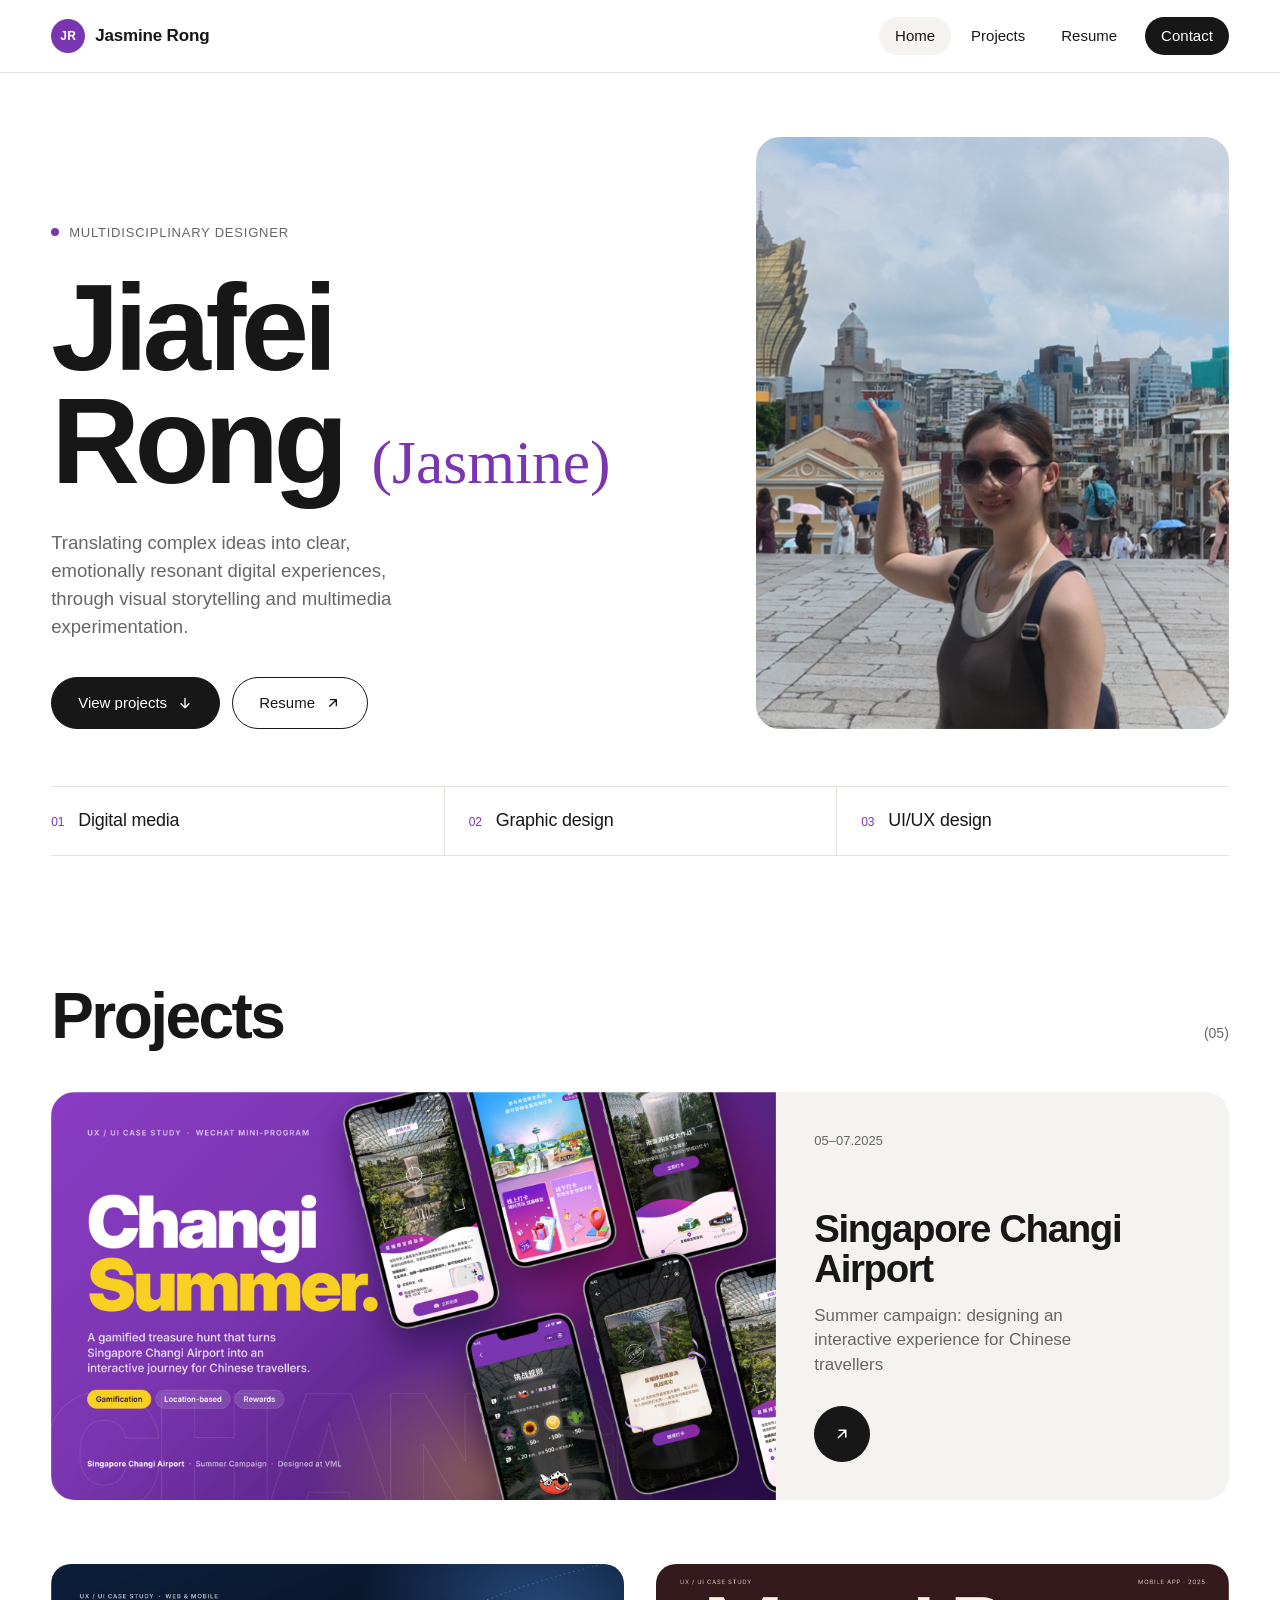
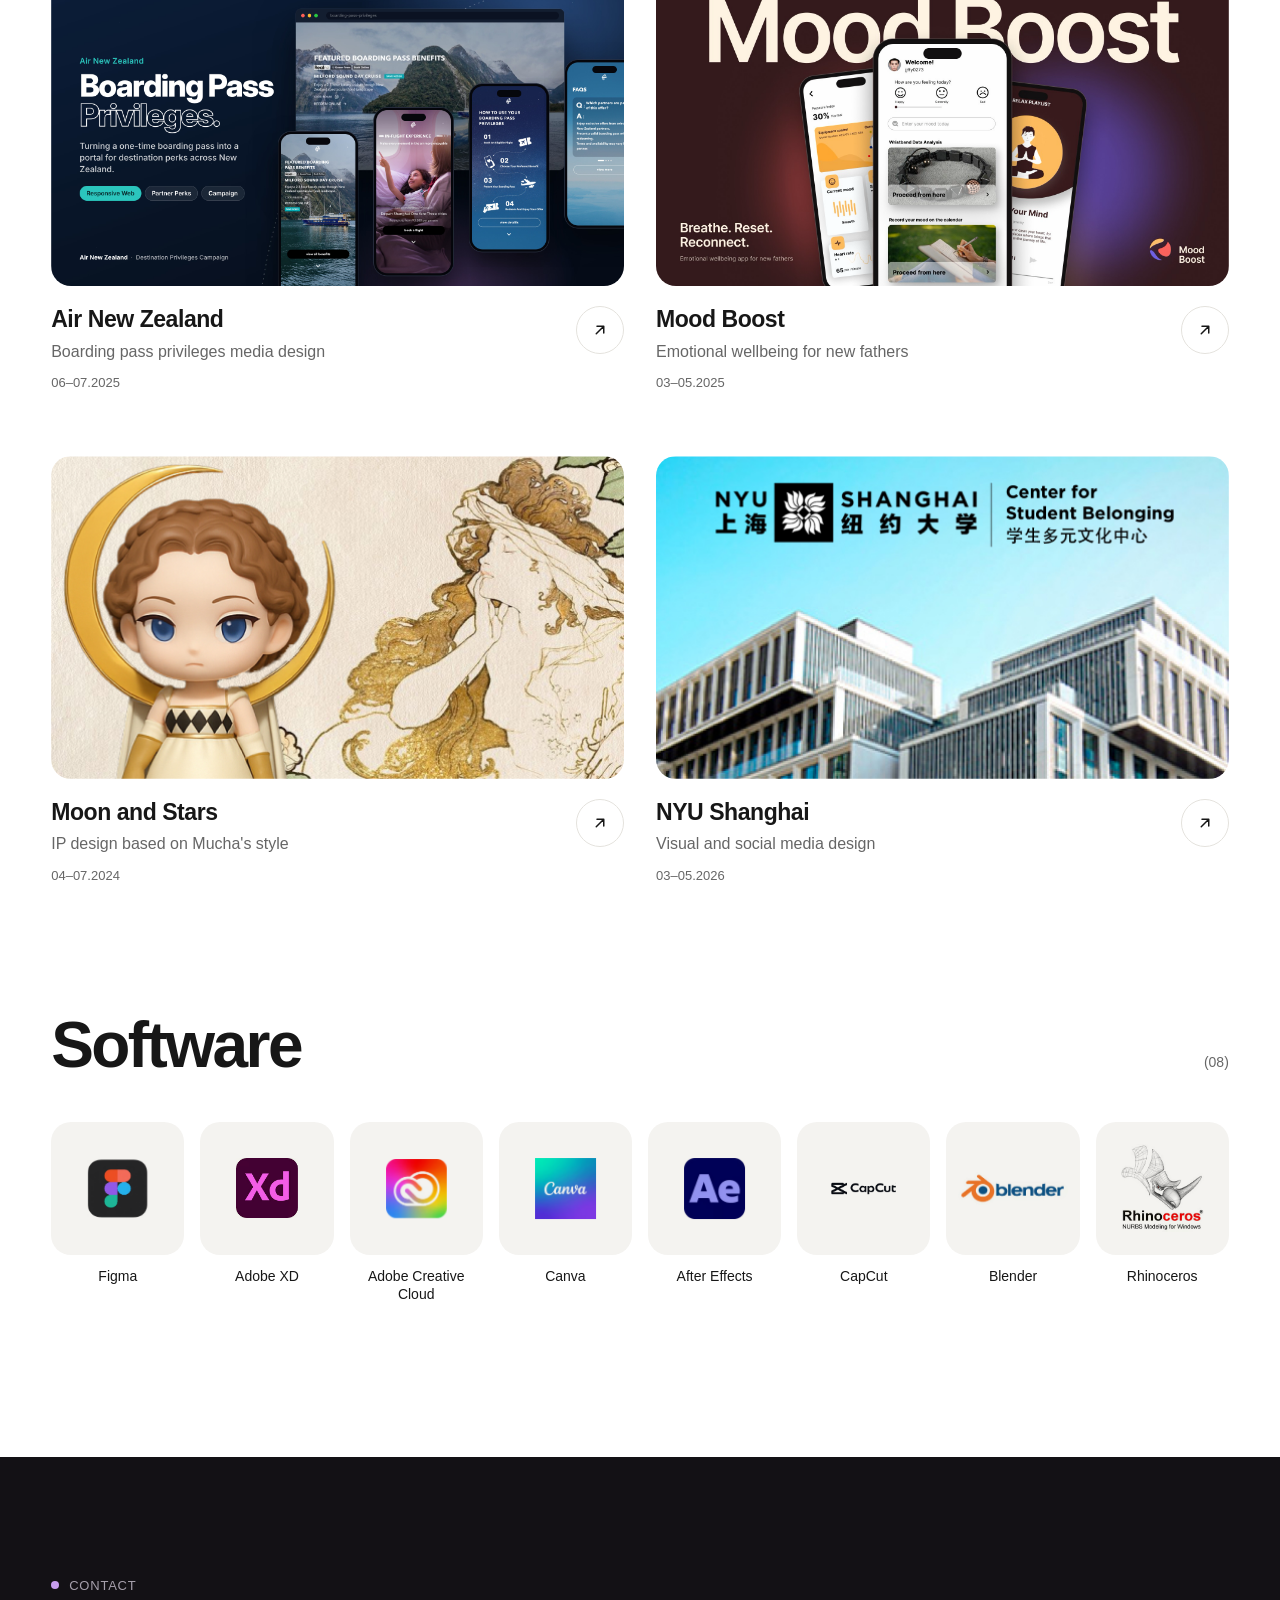
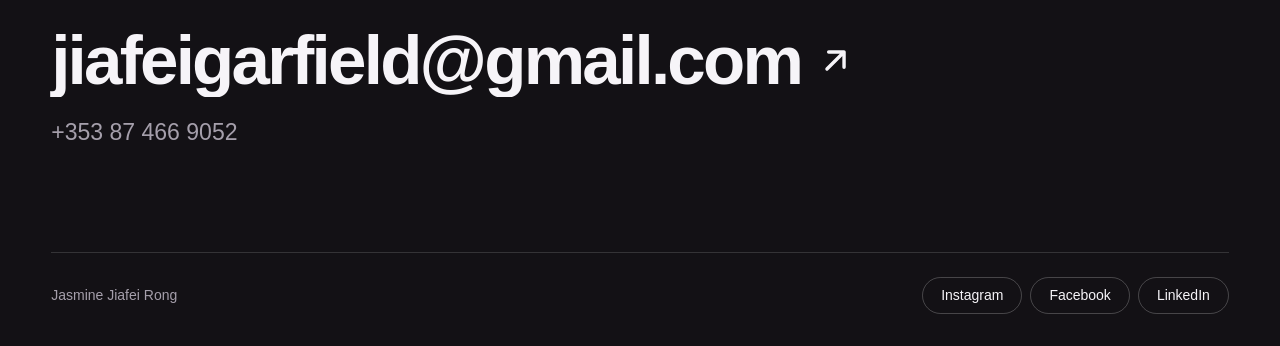
<file: index.html>
<!doctype html>
<html lang="en">
<head>
  <meta charset="utf-8">
  <meta name="viewport" content="width=device-width, initial-scale=1">
  <meta name="description" content="Jiafei Rong (Jasmine) is a multidisciplinary designer working across digital media, graphic design and user experience.">
  <title>Jiafei Rong (Jasmine) | Portfolio</title>
  <link rel="stylesheet" href="css/style.css">
  <link rel="stylesheet" href="css/home.css">
  <script src="js/animations.js" defer></script>
</head>
<body class="home">
  <a class="skip-link" href="#main-content">Skip to main content</a>

  <header class="site-header">
    <div class="wrap header-bar">
      <a class="brand" href="index.html"><span class="brand-mark" aria-hidden="true">JR</span><span class="brand-name">Jasmine Rong</span></a>
      <nav class="site-nav" aria-label="Main navigation">
        <ul>
          <li class="nav-home"><a href="index.html" aria-current="page">Home</a></li>
          <li><a href="#projects">Projects</a></li>
          <li><a href="resume.html">Resume</a></li>
          <li><a class="nav-cta" href="contact.html">Contact</a></li>
        </ul>
      </nav>
    </div>
  </header>

  <main id="main-content">
    <section class="hero-home wrap" aria-labelledby="hero-title">
      <div class="hero-copy">
        <p class="eyebrow"><span class="eyebrow-dot" aria-hidden="true"></span>Multidisciplinary designer</p>
        <h1 id="hero-title" class="hero-name">Jiafei<br>Rong <span class="hero-alias">(Jasmine)</span></h1>
        <p class="hero-lead">Translating complex ideas into clear, emotionally resonant digital experiences, through visual storytelling and multimedia experimentation.</p>
        <div class="hero-actions">
          <a class="btn btn-dark" href="#projects">View projects</a>
          <a class="btn btn-ghost" href="resume.html">Resume</a>
        </div>
      </div>
      <figure class="hero-portrait">
        <img src="media/portrait.jpg" alt="Jiafei Rong standing outdoors in a public square" width="1600" height="900">
      </figure>
    </section>

    <div class="wrap">
      <ul class="disciplines" aria-label="Disciplines">
        <li><span>01</span>Digital media</li>
        <li><span>02</span>Graphic design</li>
        <li><span>03</span>UI/UX design</li>
      </ul>
    </div>

    <section id="projects" class="home-section wrap" aria-labelledby="projects-heading">
      <div class="section-head">
        <h2 id="projects-heading">Projects</h2>
        <span class="section-count">(05)</span>
      </div>

      <ul class="work-grid">
        <li class="work-item work-item--featured">
          <a class="work-card" href="project1_changi.html">
            <div class="work-media">
              <img src="media/changi-cover.jpg" alt="Changi Airport's control tower and Jewel complex" width="3840" height="2160">
            </div>
            <div class="work-meta">
              <p class="work-date"><time datetime="2025-05">05</time>–<time datetime="2025-07">07.2025</time></p>
              <div class="work-text">
                <h3>Singapore Changi Airport</h3>
                <p>Summer campaign: designing an interactive experience for Chinese travellers</p>
              </div>
              <span class="work-arrow" aria-hidden="true"></span>
            </div>
          </a>
        </li>

        <li class="work-item">
          <a class="work-card" href="project2_air-new-zealand.html">
            <div class="work-media">
              <img src="media/air-new-zealand-cover.jpg" alt="Passengers seated inside an aircraft cabin" width="3840" height="2160" loading="lazy">
            </div>
            <div class="work-meta">
              <div class="work-text">
                <h3>Air New Zealand</h3>
                <p>Boarding pass privileges media design</p>
              </div>
              <p class="work-date"><time datetime="2025-06">06</time>–<time datetime="2025-07">07.2025</time></p>
              <span class="work-arrow" aria-hidden="true"></span>
            </div>
          </a>
        </li>

        <li class="work-item">
          <a class="work-card" href="project5_mood-boost.html">
            <div class="work-media">
              <img src="media/mood%20and%20boost.png" alt="The exterior of mood and boost ui design" width="1920" height="1080" loading="lazy">
            </div>
            <div class="work-meta">
              <div class="work-text">
                <h3>Mood Boost</h3>
                <p>Emotional wellbeing for new fathers</p>
              </div>
              <p class="work-date"><time datetime="2025-03">03</time>–<time datetime="2025-05">05.2025</time></p>
              <span class="work-arrow" aria-hidden="true"></span>
            </div>
          </a>
        </li>

        <li class="work-item">
          <a class="work-card" href="project3_moon-and-stars.html">
            <div class="work-media">
              <img src="media/moon-and-stars-cover.jpg" alt="Mucha-inspired floral artwork used for the Moon and stars project preview" width="570" height="341" loading="lazy">
            </div>
            <div class="work-meta">
              <div class="work-text">
                <h3>Moon and Stars</h3>
                <p>IP design based on Mucha's style</p>
              </div>
              <p class="work-date"><time datetime="2024-04">04</time>–<time datetime="2024-07">07.2024</time></p>
              <span class="work-arrow" aria-hidden="true"></span>
            </div>
          </a>
        </li>

        <li class="work-item">
          <a class="work-card" href="project4_nyu-shanghai.html">
            <div class="work-media">
              <img src="media/nyu-shanghai-cover.jpg" alt="The exterior of the NYU Shanghai campus building" width="570" height="341" loading="lazy">
            </div>
            <div class="work-meta">
              <div class="work-text">
                <h3>NYU Shanghai</h3>
                <p>Visual and social media design</p>
              </div>
              <p class="work-date"><time datetime="2026-03">03</time>–<time datetime="2026-05">05.2026</time></p>
              <span class="work-arrow" aria-hidden="true"></span>
            </div>
          </a>
        </li>
      </ul>
    </section>

    <section class="home-section wrap" aria-labelledby="software-heading">
      <div class="section-head">
        <h2 id="software-heading">Software</h2>
        <span class="section-count">(08)</span>
      </div>
      <ul class="tool-list">
        <li><span class="tool-icon"><img src="media/figma.png" alt="" width="100" height="100" loading="lazy"></span>Figma</li>
        <li><span class="tool-icon"><img src="media/adobe-xd.png" alt="" width="100" height="100" loading="lazy"></span>Adobe XD</li>
        <li><span class="tool-icon"><img src="media/adobe-creative-cloud.png" alt="" width="100" height="100" loading="lazy"></span>Adobe Creative Cloud</li>
        <li><span class="tool-icon"><img src="media/canva.png" alt="" width="100" height="100" loading="lazy"></span>Canva</li>
        <li><span class="tool-icon"><img src="media/after-effects.png" alt="" width="100" height="100" loading="lazy"></span>After Effects</li>
        <li><span class="tool-icon tool-icon--wide"><img src="media/capcut.png" alt="" width="100" height="100" loading="lazy"></span>CapCut</li>
        <li><span class="tool-icon tool-icon--wide"><img src="media/blender.png" alt="" width="100" height="100" loading="lazy"></span>Blender</li>
        <li><span class="tool-icon tool-icon--md"><img src="media/rhinoceros.png" alt="" width="100" height="100" loading="lazy"></span>Rhinoceros</li>
      </ul>
    </section>
  </main>

  <footer id="contact" class="site-footer">
    <div class="wrap">
      <p class="eyebrow"><span class="eyebrow-dot" aria-hidden="true"></span>Contact</p>
      <address class="footer-address">
        <a class="footer-email" href="mailto:jiafeigarfield@gmail.com">jiafeigarfield@gmail.com</a>
        <a class="footer-phone" href="tel:+353874669052">+353 87 466 9052</a>
      </address>
      <div class="footer-bottom">
        <p>Jasmine Jiafei Rong</p>
        <nav class="footer-social" aria-label="Social media">
          <ul>
            <li><a href="https://www.instagram.com/jjffy0273/">Instagram</a></li>
            <li><a href="https://www.facebook.com/profile.php?id=61578293039542">Facebook</a></li>
            <li><a href="https://www.linkedin.com/in/jiafei-rong-65b0a43a6">LinkedIn</a></li>
          </ul>
        </nav>
      </div>
    </div>
  </footer>
</body>
</html>
</file>
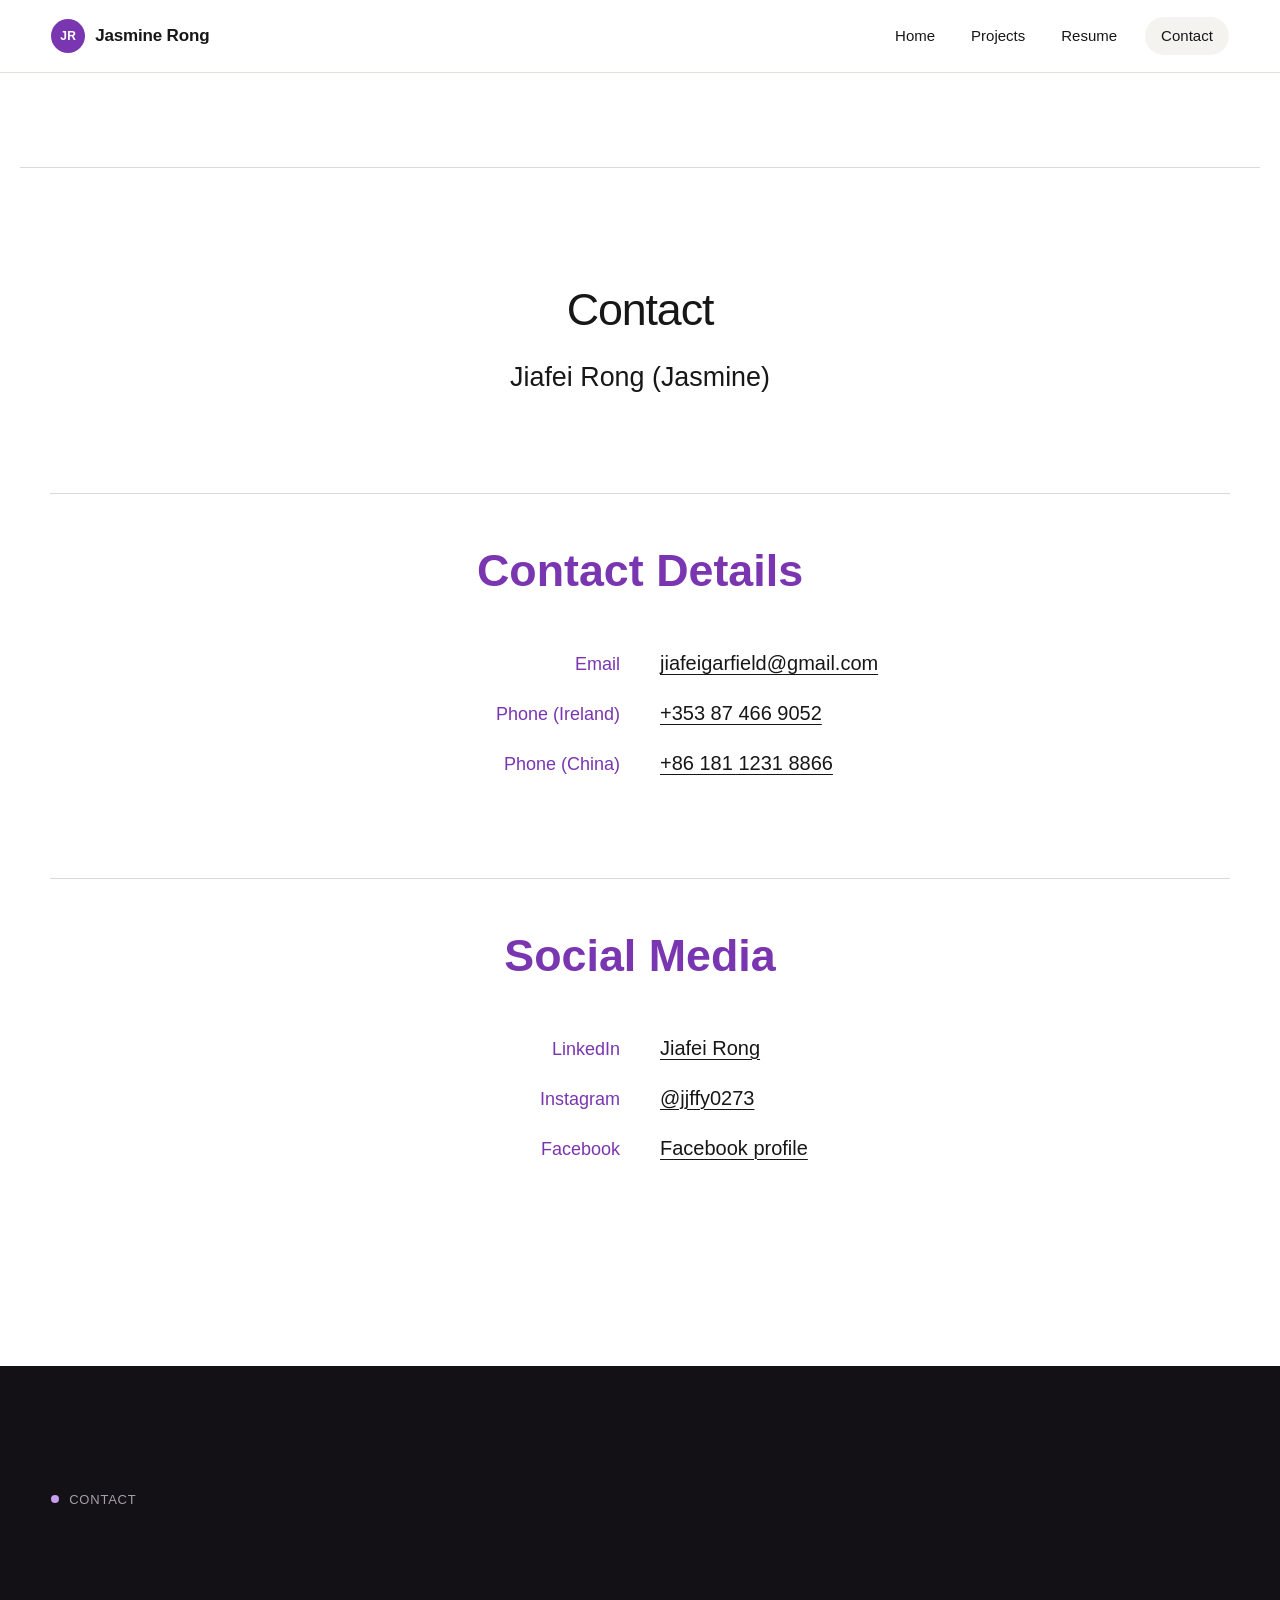
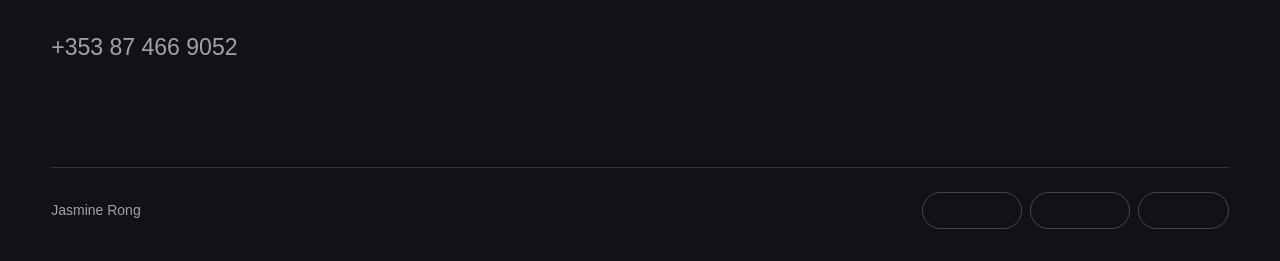
<file: contact.html>
<!doctype html>
<html lang="en">
<head>
  <meta charset="utf-8">
  <meta name="viewport" content="width=device-width, initial-scale=1">
  <meta name="description" content="Contact Jiafei Rong (Jasmine) by email, phone, LinkedIn, Instagram or Facebook.">
  <title>Contact | Jasmine Rong</title>
  <link rel="stylesheet" href="css/style.css">
  <script src="js/animations.js" defer></script>
</head>

<body>
  <a class="skip-link" href="#main-content">Skip to main content</a>
  <header class="site-header">
    <div class="wrap header-bar">
      <a class="brand" href="index.html"><span class="brand-mark" aria-hidden="true">JR</span><span class="brand-name">Jasmine Rong</span></a>
      <nav class="site-nav" aria-label="Main navigation">
        <ul>
          <li class="nav-home"><a href="index.html">Home</a></li>
          <li><a href="index.html#projects">Projects</a></li>
          <li><a href="resume.html">Resume</a></li>
          <li><a class="nav-cta" href="contact.html" aria-current="page">Contact</a></li>
        </ul>
      </nav>
    </div>
  </header>

  <main id="main-content" class="container">
    <header class="case-header resume-header">
      <h1>Contact</h1>
      <p class="resume-name">Jiafei Rong (Jasmine)</p>
    </header>

    <section class="contact-section">
      <h2>Contact details</h2>
      <dl class="contact-info">
        <dt>Email</dt>
        <dd><a href="mailto:jiafeigarfield@gmail.com">jiafeigarfield@gmail.com</a></dd>
        <dt>Phone (Ireland)</dt>
        <dd><a href="tel:+353874669052">+353 87 466 9052</a></dd>
        <dt>Phone (China)</dt>
        <dd><a href="tel:+8618112318866">+86 181 1231 8866</a></dd>
      </dl>
    </section>

    <section class="contact-section">
      <h2>Social media</h2>
      <dl class="contact-info">
        <dt>LinkedIn</dt>
        <dd><a href="https://www.linkedin.com/in/jiafei-rong-65b0a43a6">Jiafei Rong</a></dd>
        <dt>Instagram</dt>
        <dd><a href="https://www.instagram.com/jjffy0273/">@jjffy0273</a></dd>
        <dt>Facebook</dt>
        <dd><a href="https://www.facebook.com/profile.php?id=61578293039542">Facebook profile</a></dd>
      </dl>
    </section>
  </main>

  <footer id="contact" class="site-footer">
    <div class="wrap">
      <p class="eyebrow"><span class="eyebrow-dot" aria-hidden="true"></span>Contact</p>
      <address class="footer-address">
        <a class="footer-email" href="mailto:jiafeigarfield@gmail.com">jiafeigarfield@gmail.com</a>
        <a class="footer-phone" href="tel:+353874669052">+353 87 466 9052</a>
      </address>
      <div class="footer-bottom">
        <p>Jasmine Rong</p>
        <nav class="footer-social" aria-label="Social media">
          <ul>
            <li><a href="https://www.instagram.com/jjffy0273/">Instagram</a></li>
            <li><a href="https://www.facebook.com/profile.php?id=61578293039542">Facebook</a></li>
            <li><a href="https://www.linkedin.com/in/jiafei-rong-65b0a43a6">LinkedIn</a></li>
          </ul>
        </nav>
      </div>
    </div>
  </footer>
</body>
</html>
</file>
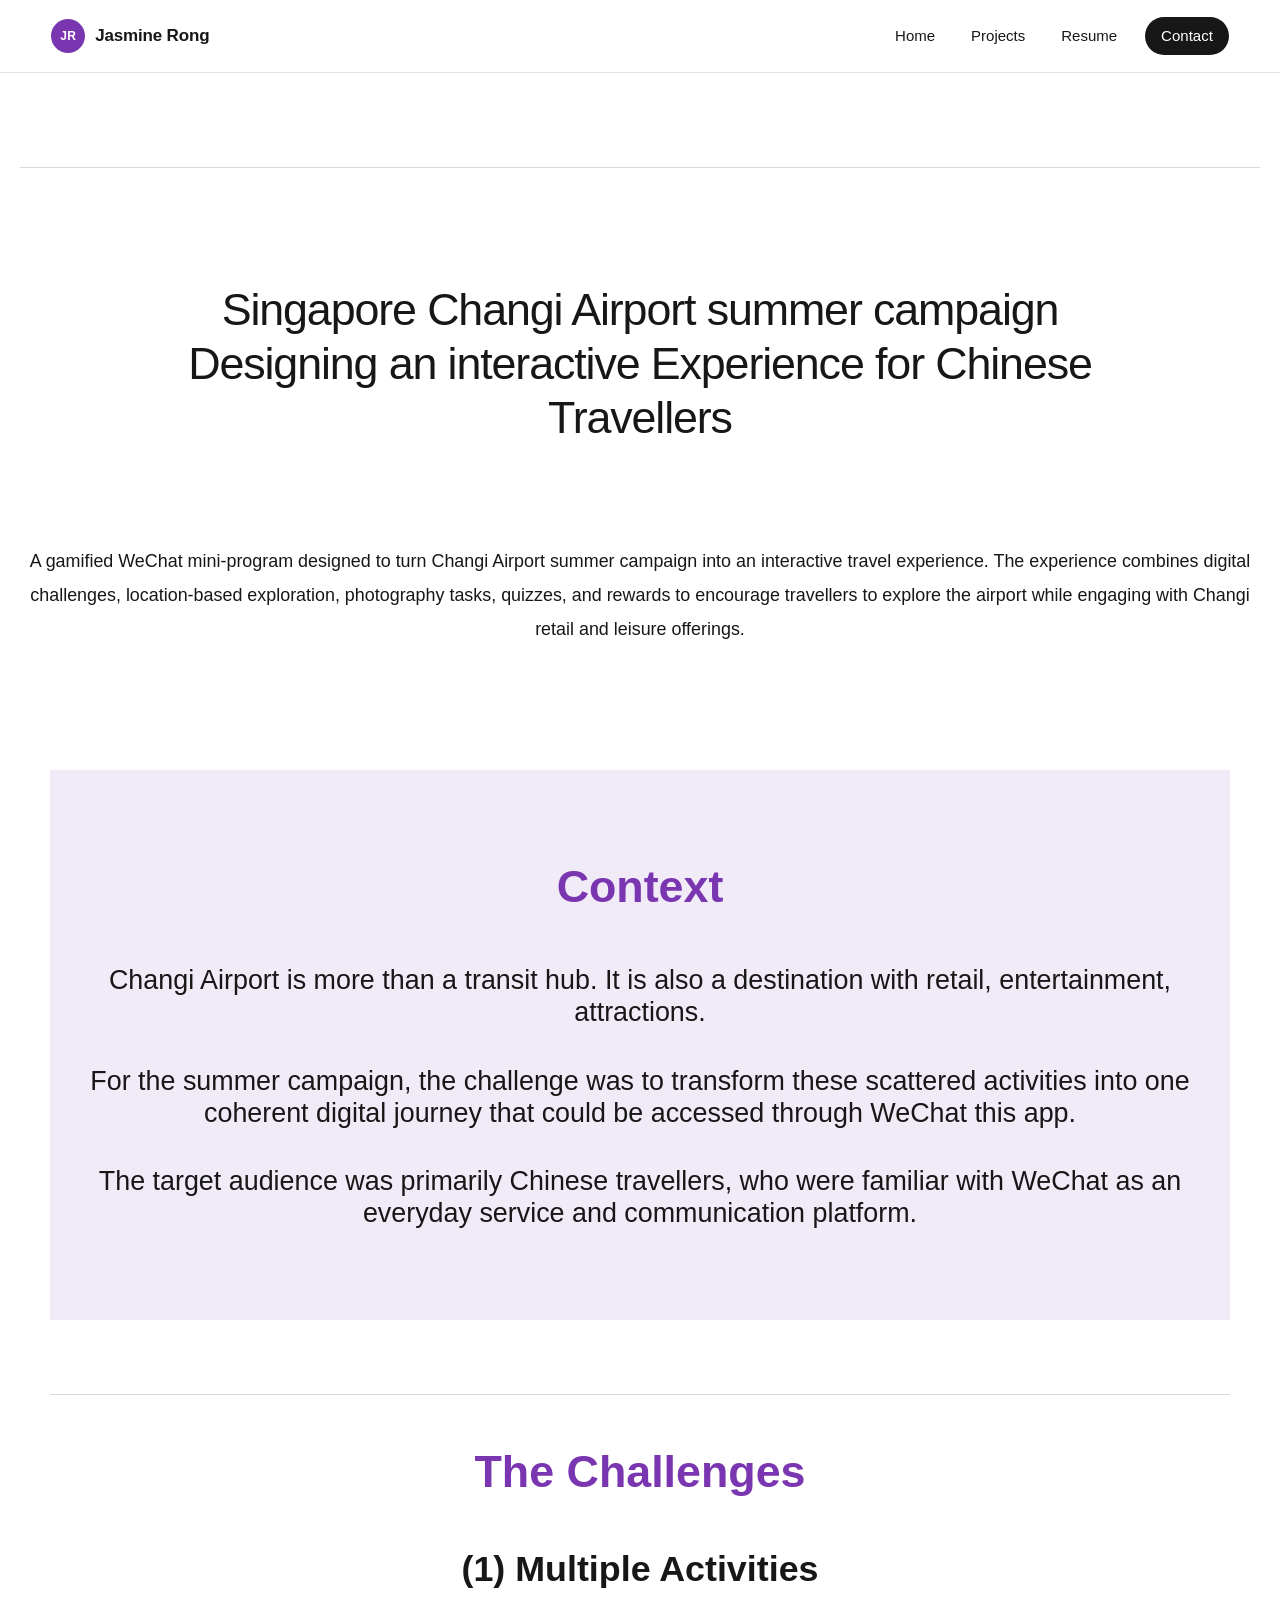
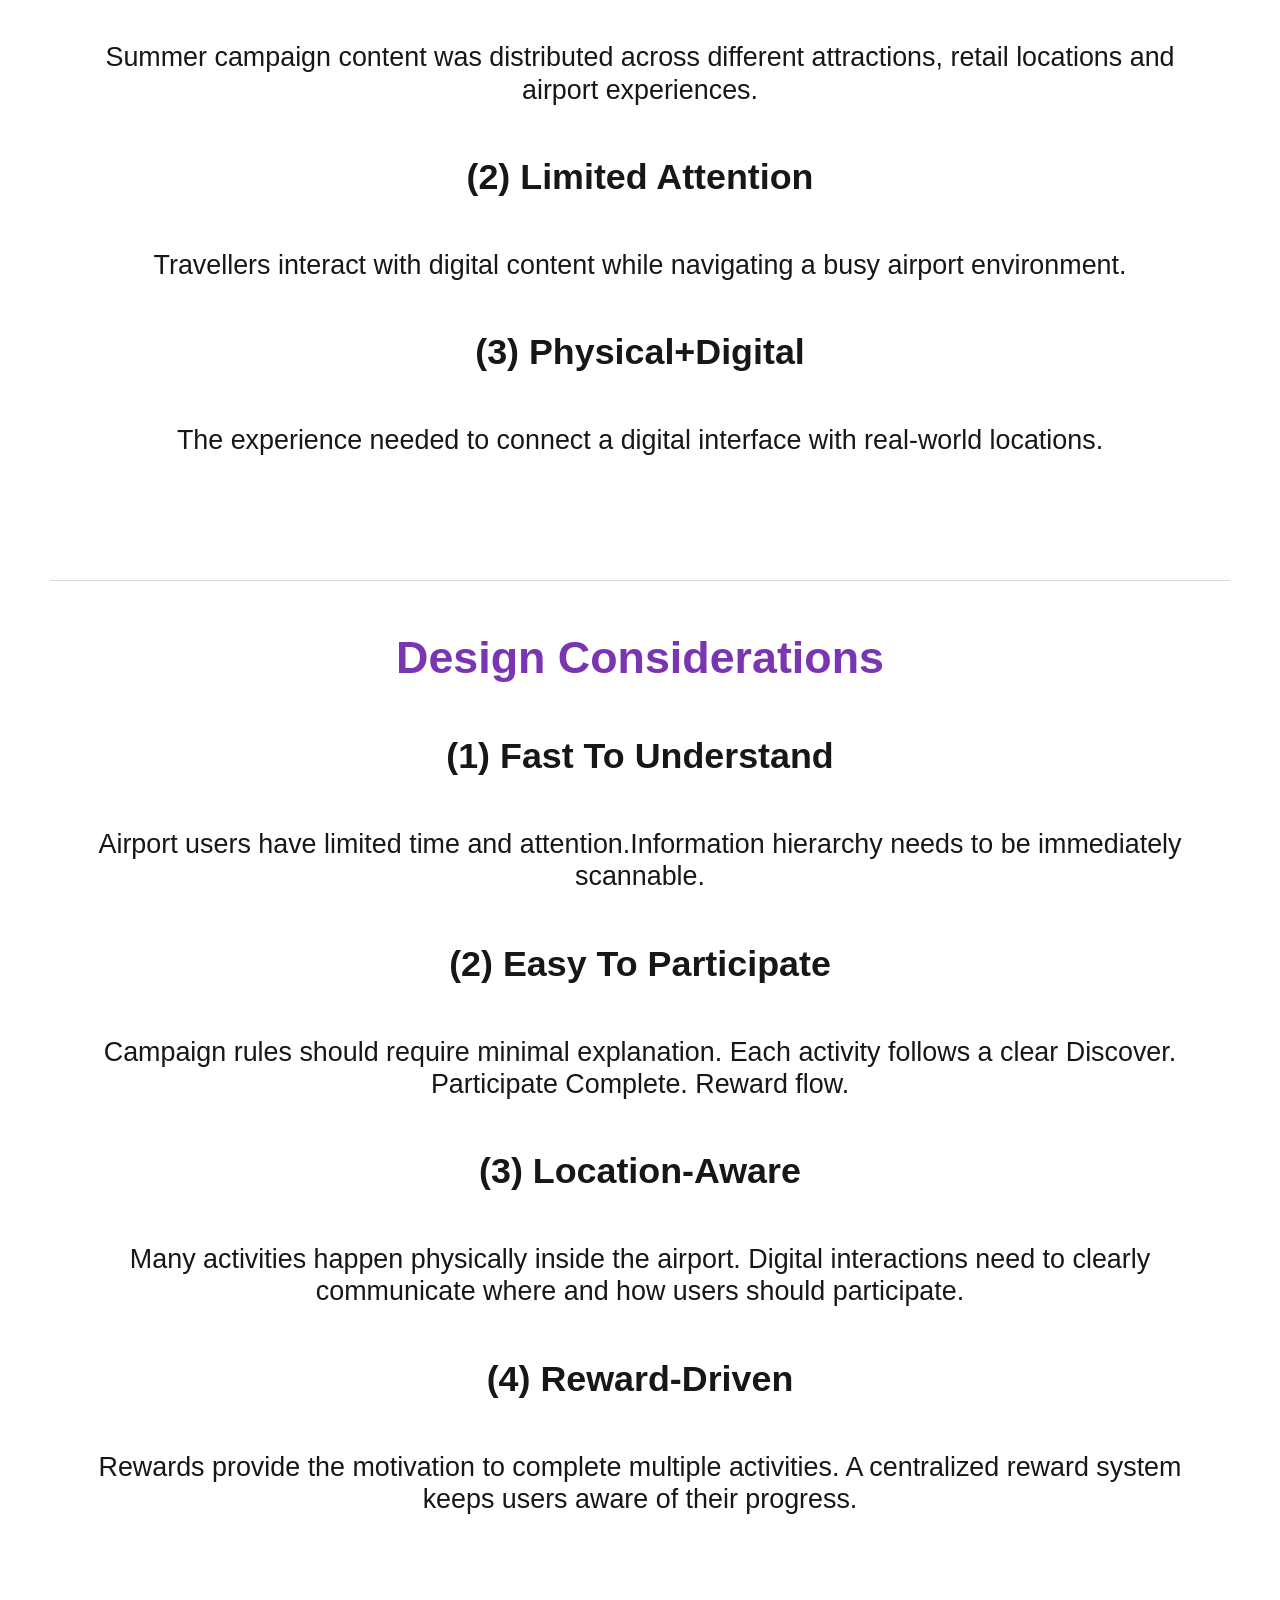
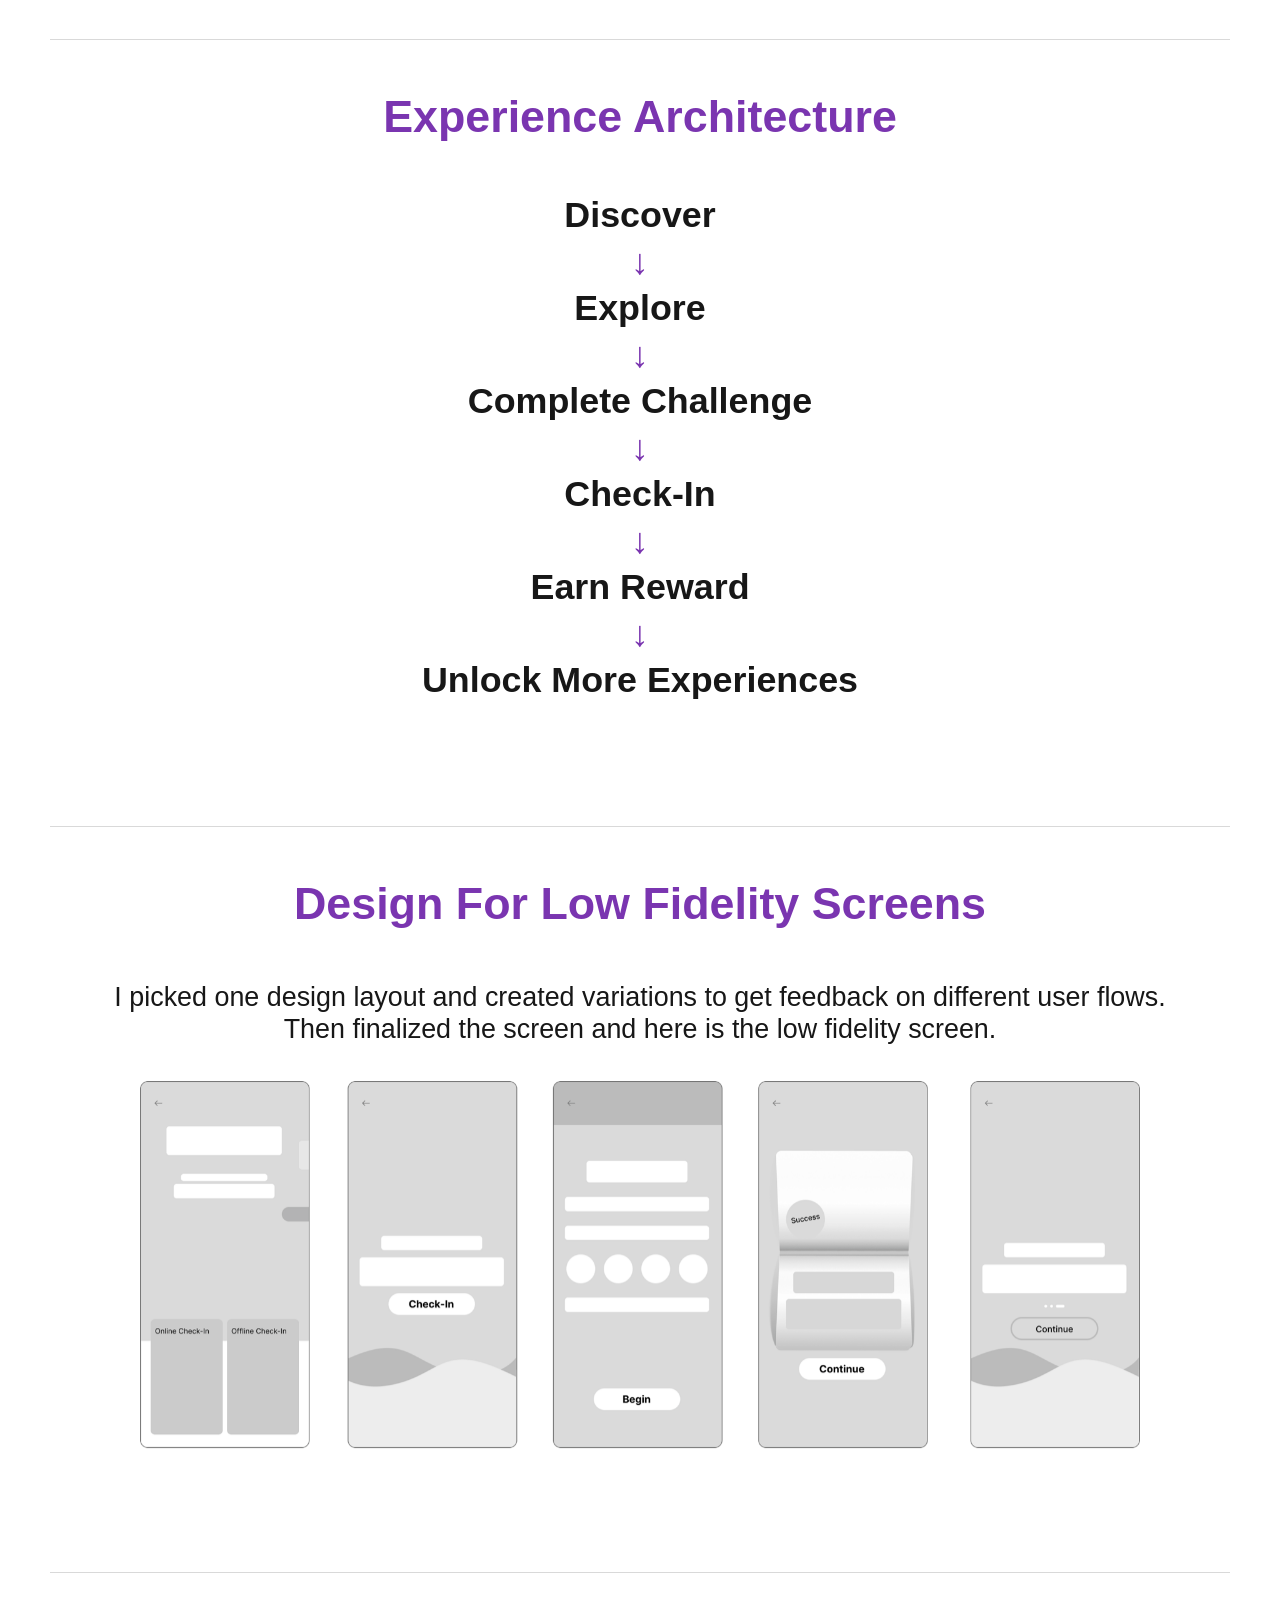
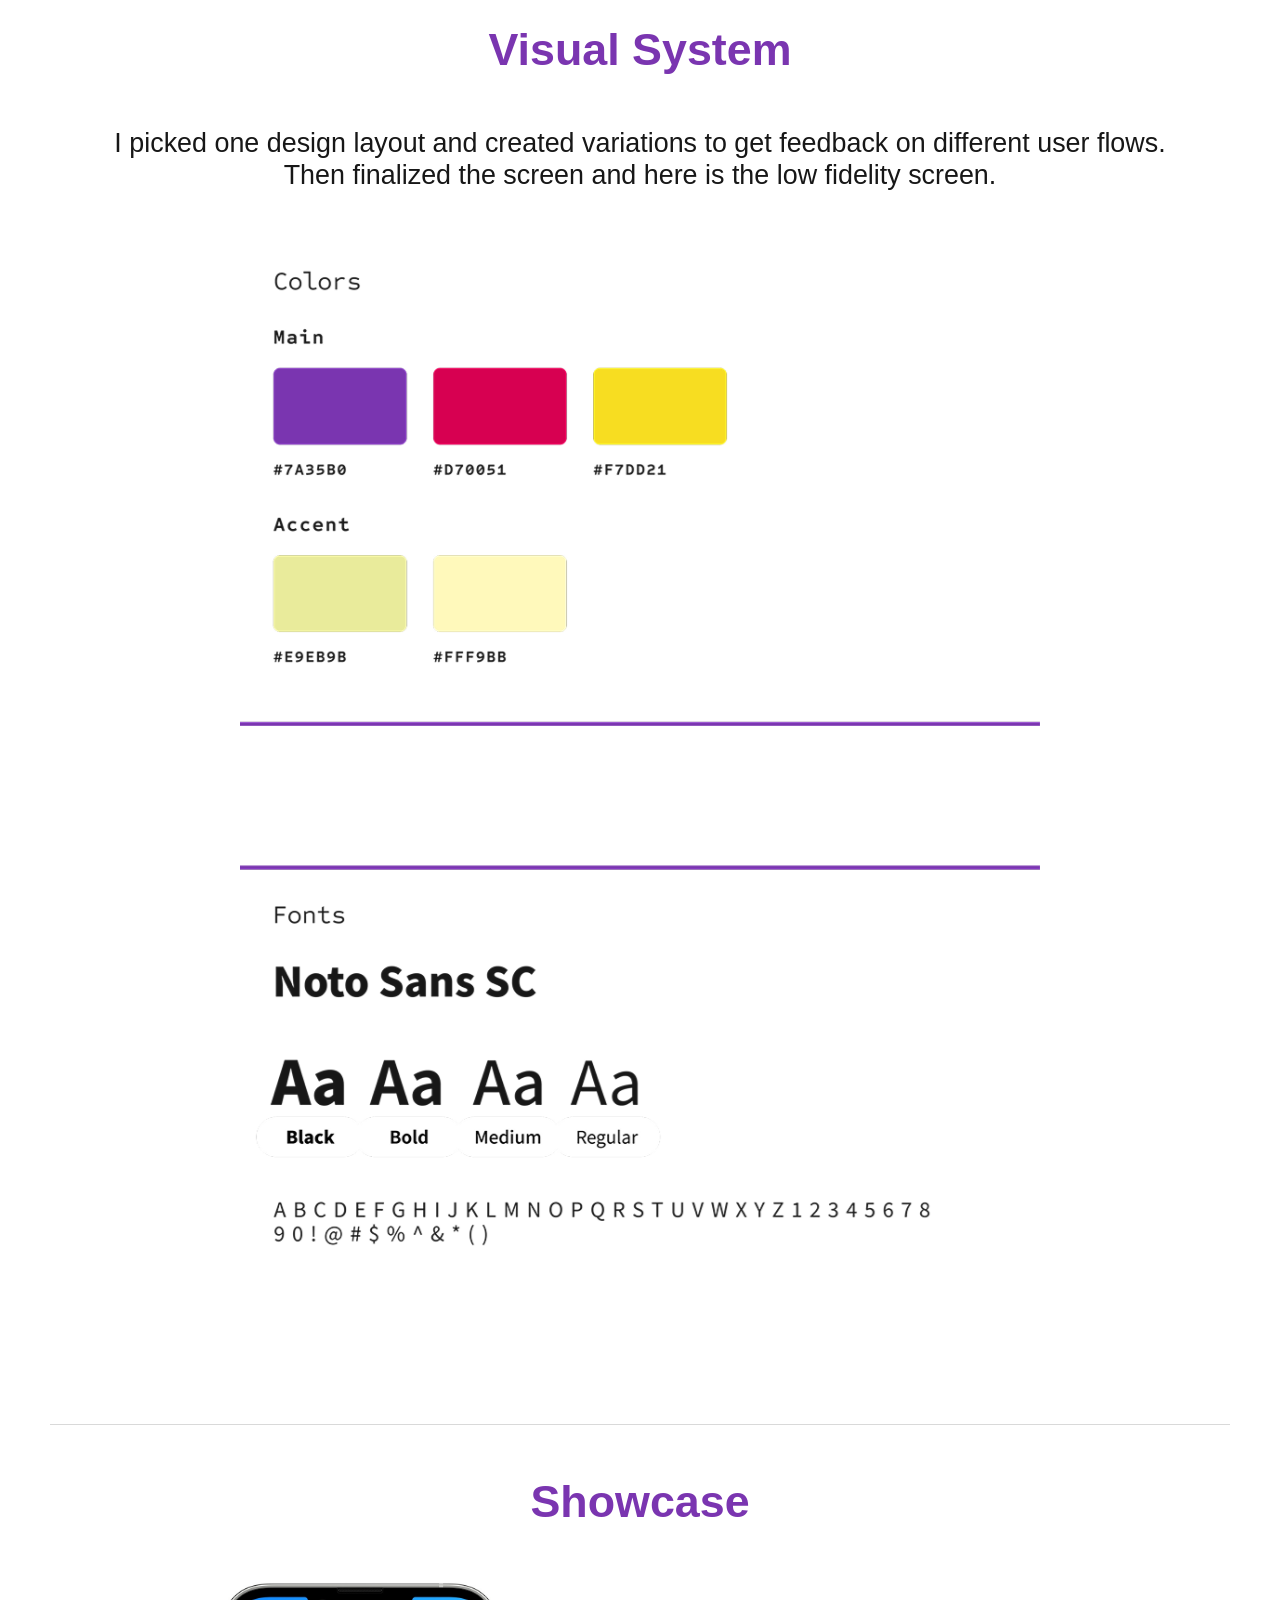
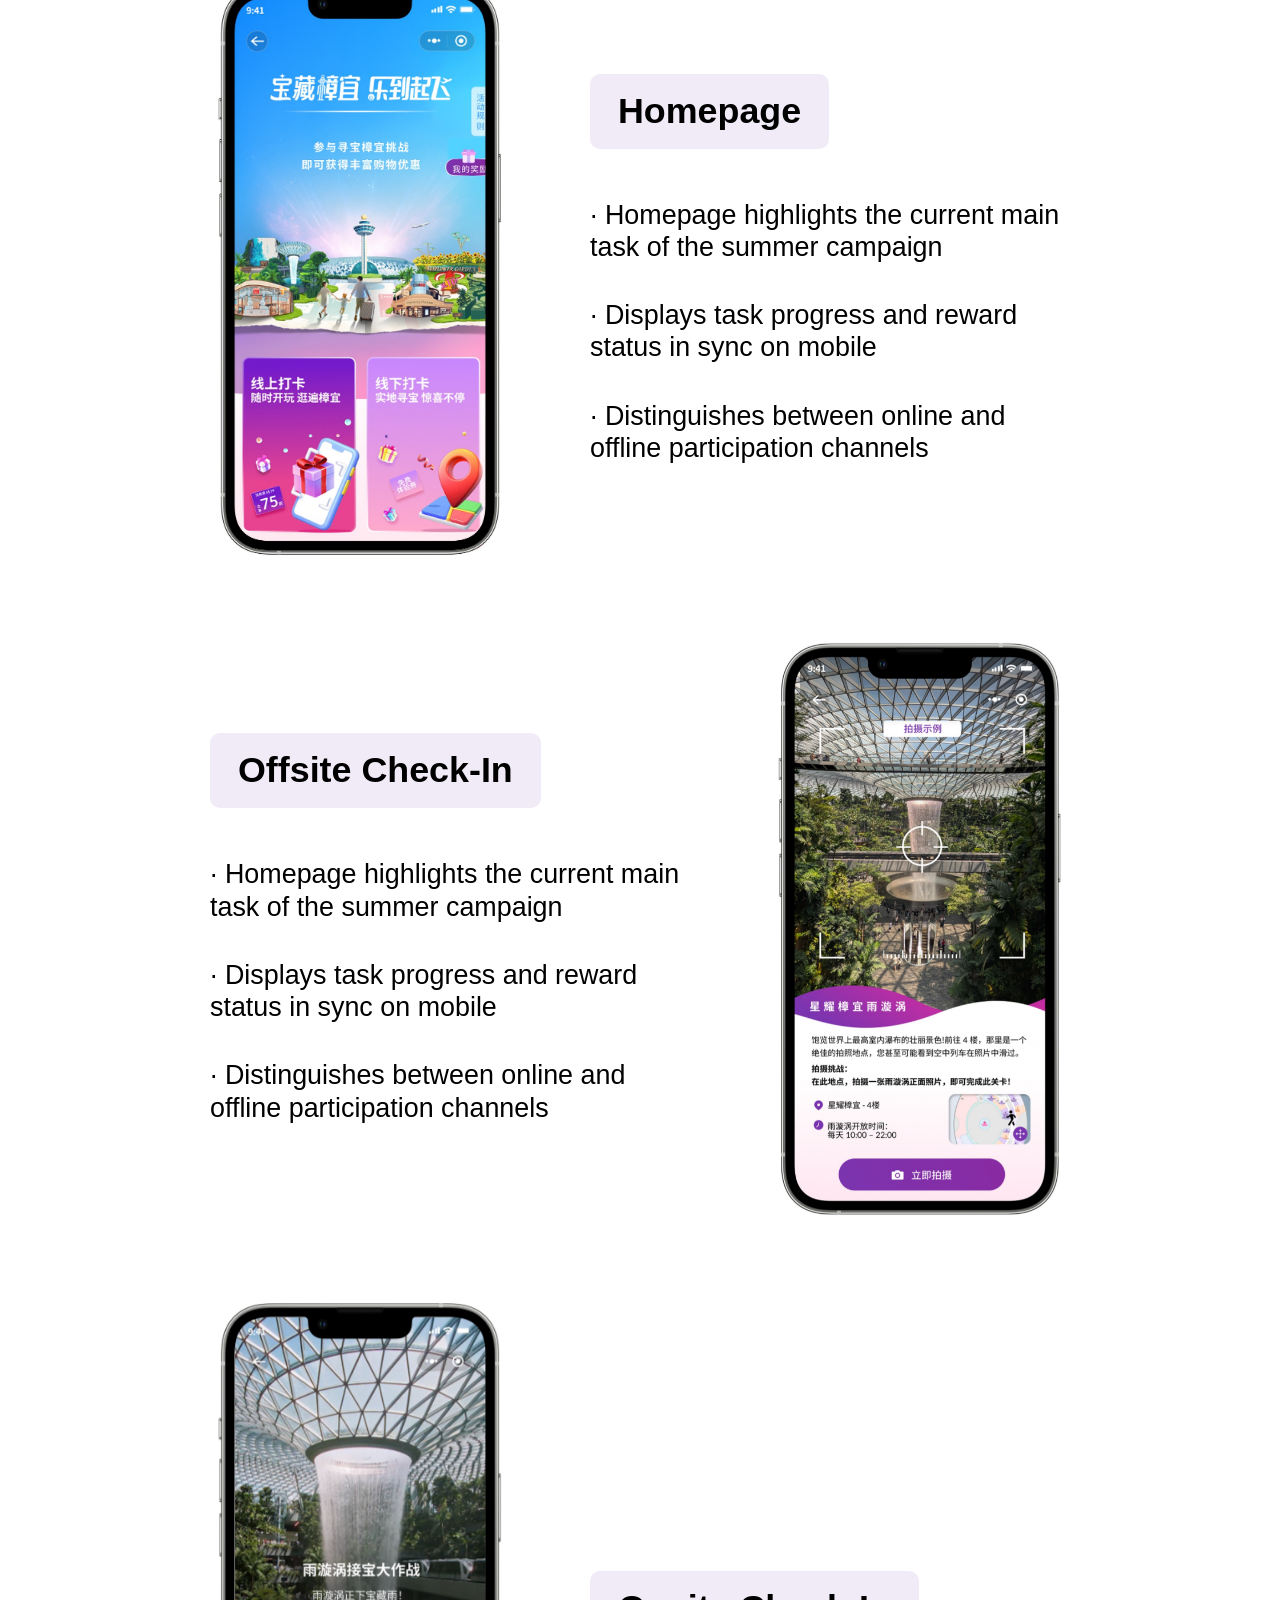
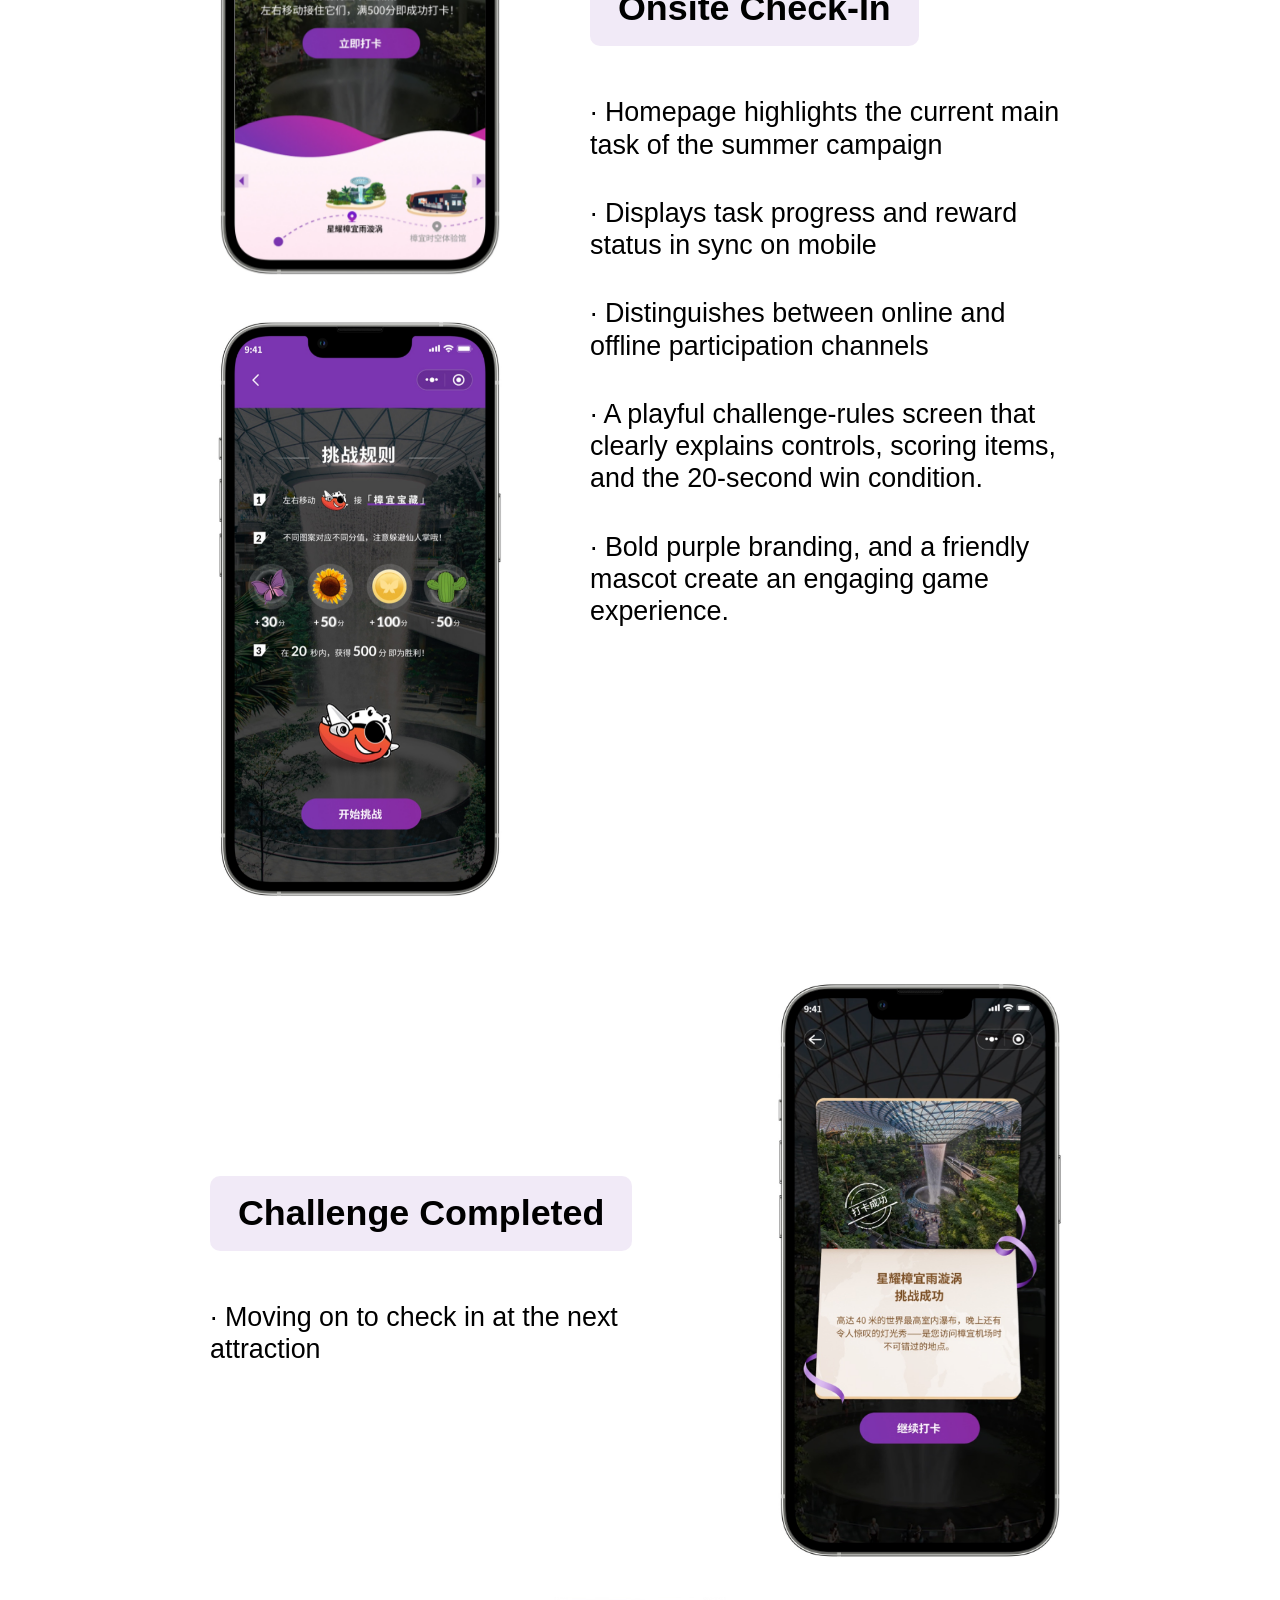
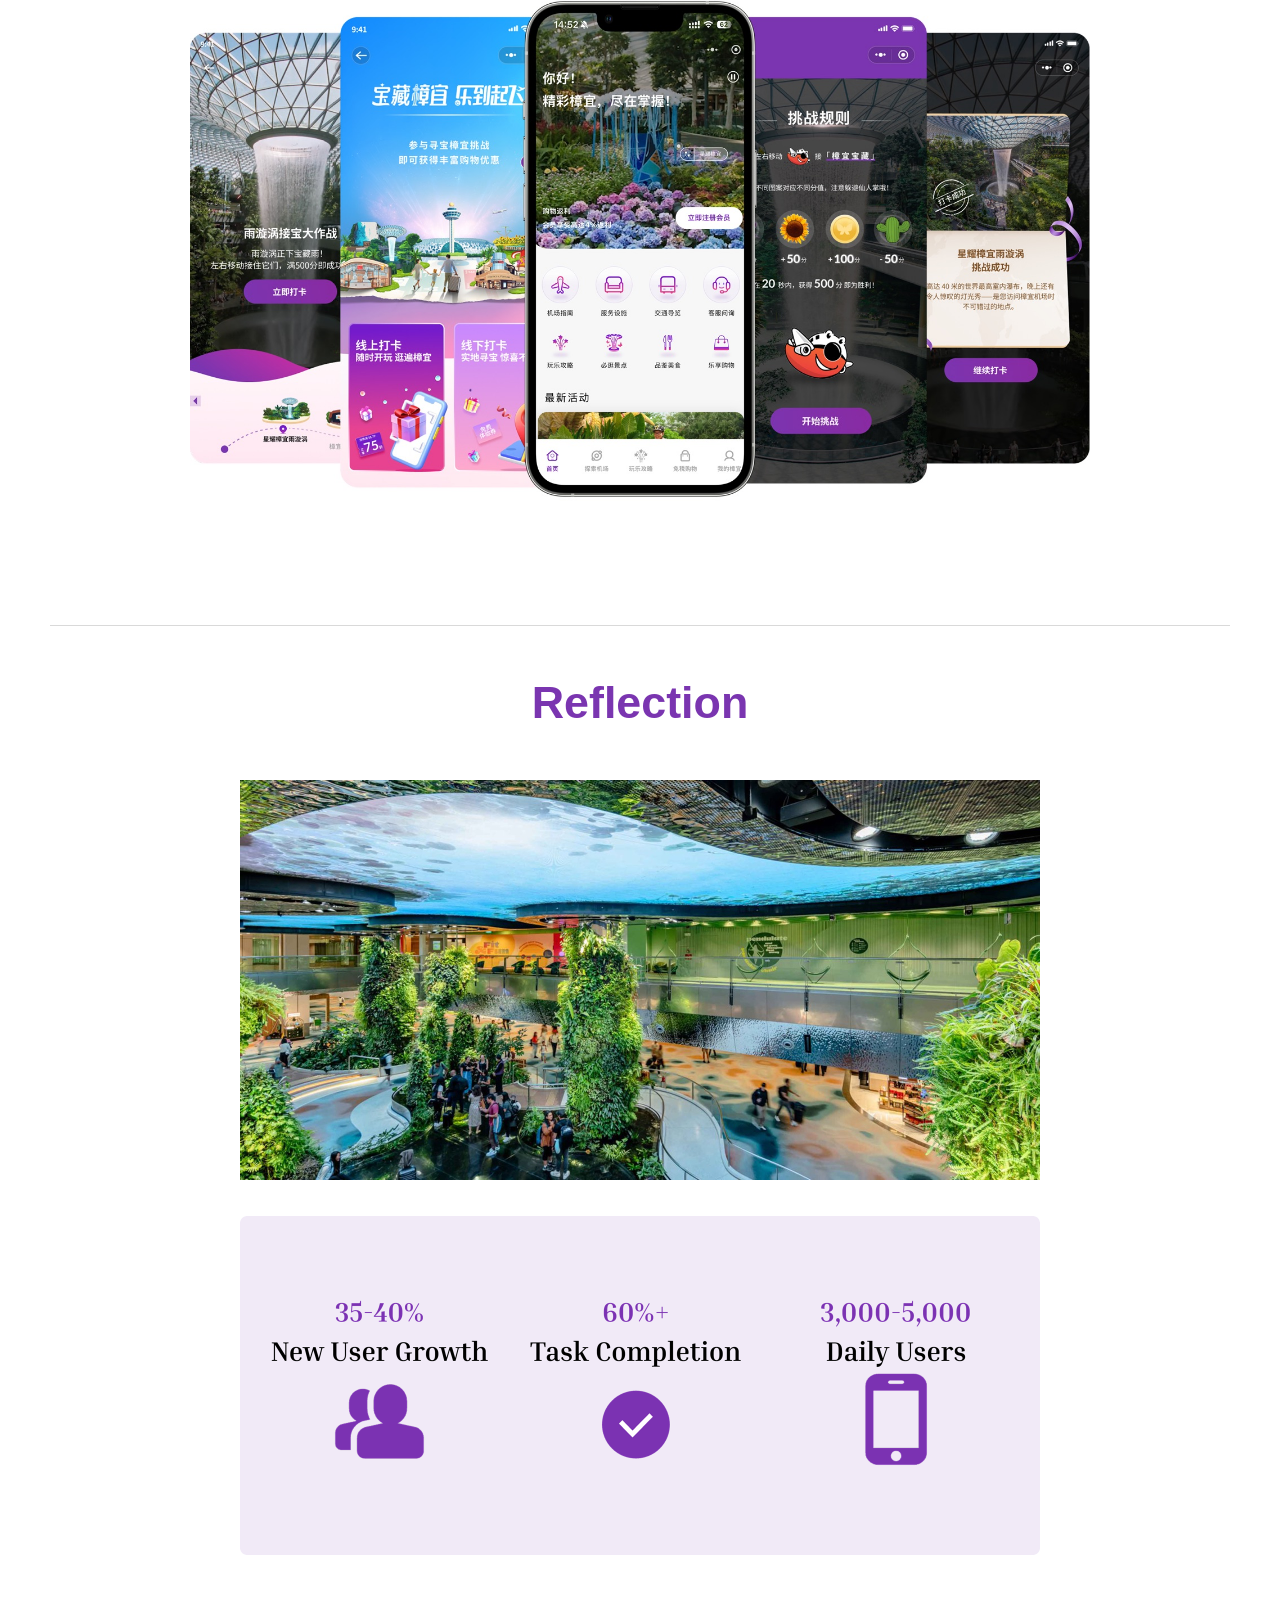
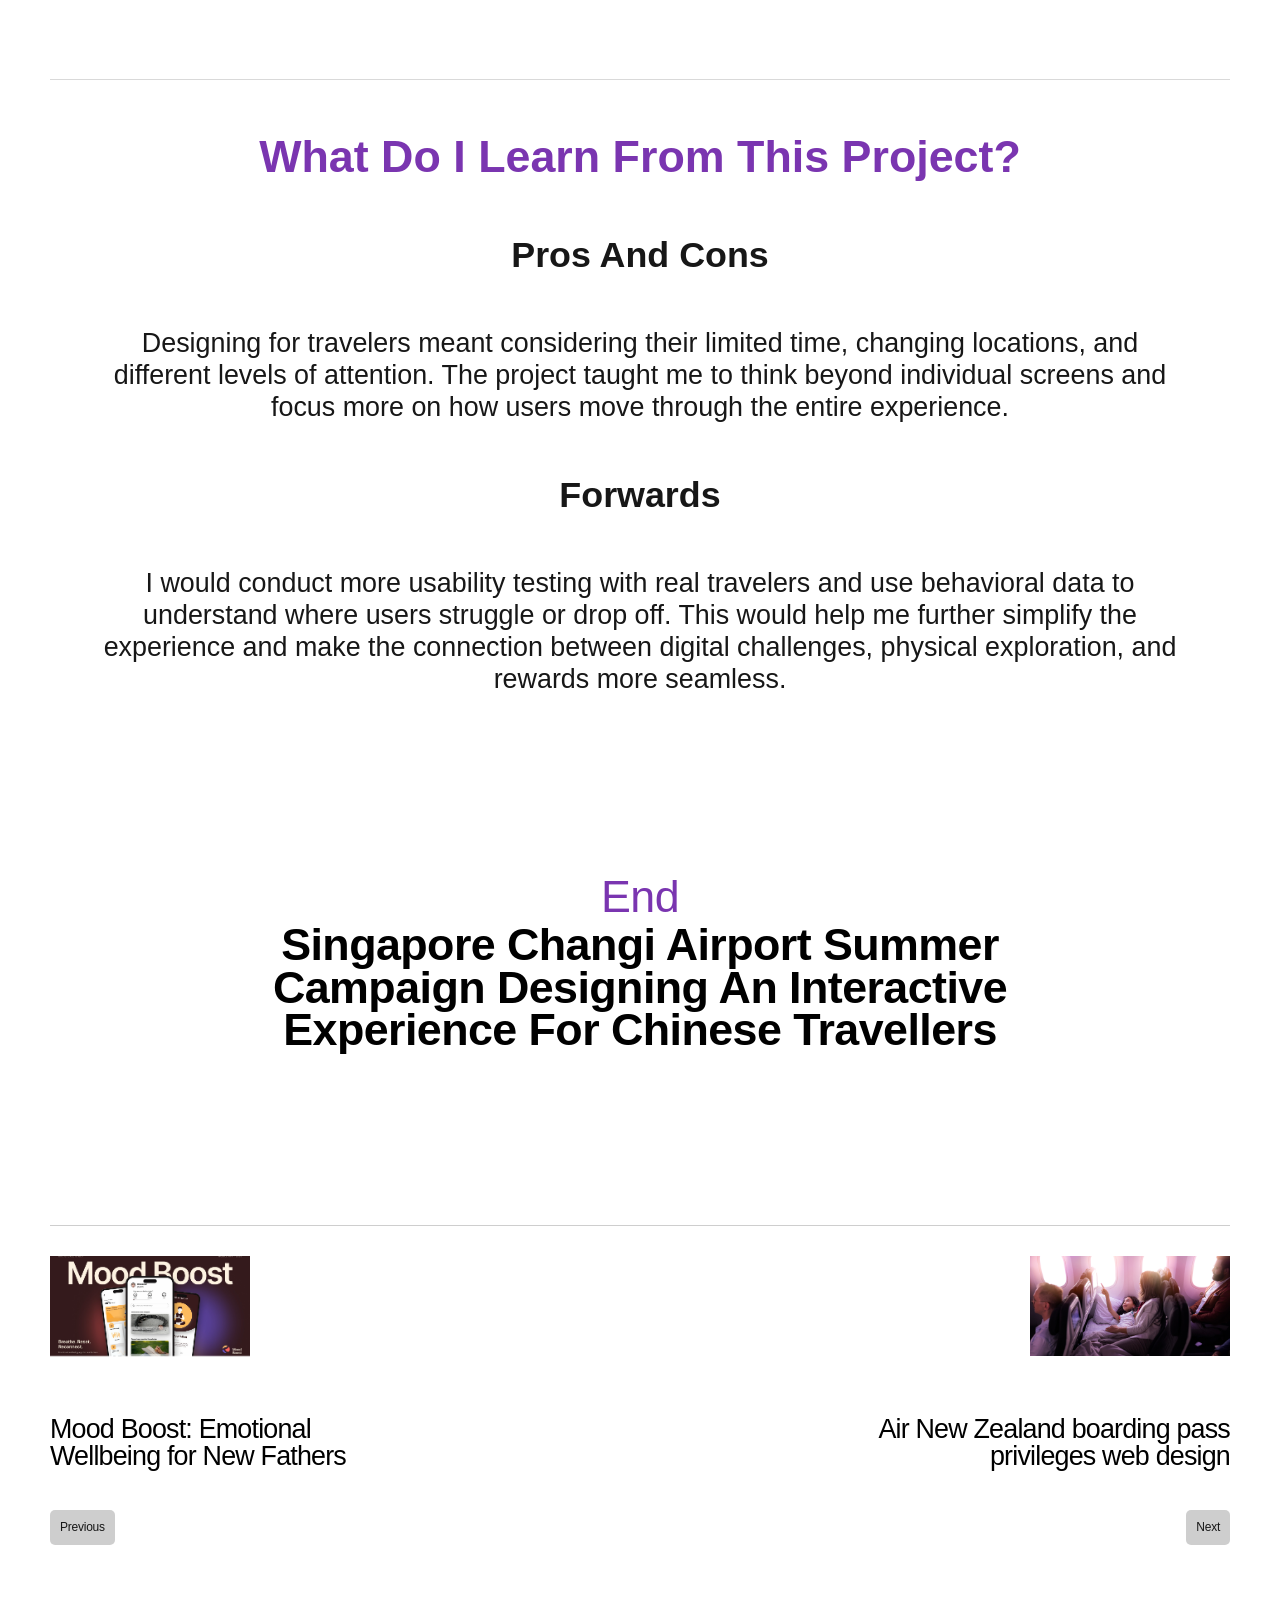
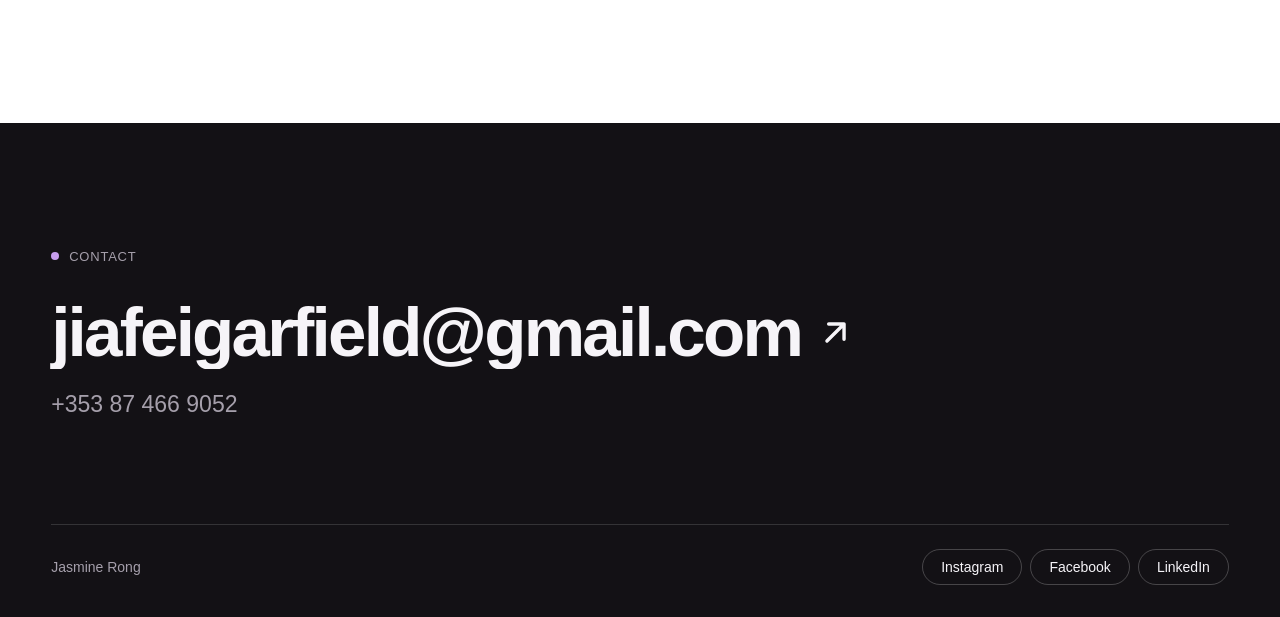
<file: project1_changi.html>
<!doctype html>
<html lang="en">
<head>
  <meta charset="utf-8">
  <meta name="viewport" content="width=device-width, initial-scale=1">
  <meta name="description" content="Jasmine Rong's Singapore Changi Airport summer campaign: a gamified WeChat experience for Chinese travellers.">
  <title>Singapore Changi Airport summer campaign | Jasmine Rong</title>
  <link rel="stylesheet" href="css/style.css">
  <script src="js/animations.js" defer></script>
</head>

<body>
  <a class="skip-link" href="#main-content">Skip to main content</a>
  <header class="site-header">
    <div class="wrap header-bar">
      <a class="brand" href="index.html"><span class="brand-mark" aria-hidden="true">JR</span><span class="brand-name">Jasmine Rong</span></a>
      <nav class="site-nav" aria-label="Main navigation">
        <ul>
          <li class="nav-home"><a href="index.html">Home</a></li>
          <li><a href="index.html#projects">Projects</a></li>
          <li><a href="resume.html">Resume</a></li>
          <li><a class="nav-cta" href="contact.html">Contact</a></li>
        </ul>
      </nav>
    </div>
  </header>

  <main id="main-content" class="container">
    <header class="case-header">
      <h1>Singapore Changi Airport summer campaign Designing an interactive Experience for Chinese Travellers</h1>
      <p class="case-summary">A gamified WeChat mini-program designed to turn Changi Airport summer campaign into an interactive travel experience. The experience combines digital challenges, location-based exploration, photography tasks, quizzes, and rewards to encourage travellers to explore the airport while engaging with Changi retail and leisure offerings.</p>
    </header>
      <br>

      <section>
        <h2>Context</h2>
        <p>Changi Airport is more than a transit hub. It is also a destination with retail, entertainment, attractions.</p>
        <p>For the summer campaign, the challenge was to transform these scattered activities into one coherent digital journey that could be accessed through WeChat this app.</p>
        <p>The target audience was primarily Chinese travellers, who were familiar with WeChat as an everyday service and communication platform.</p>
      </section>
      <br>

      <section>
        <h2>The Challenges</h2>
        <p class="subheading">(1) Multiple Activities</p>
        <p>Summer campaign content was distributed across different attractions, retail locations and airport experiences.</p>
        <p class="subheading">(2) Limited Attention</p>
        <p>Travellers interact with digital content while navigating a busy airport environment.</p>
        <p class="subheading">(3) Physical+Digital</p>
        <p>The experience needed to connect a digital interface with real-world locations.</p>
     </section>
     <br>

      <section>
        <h2>Design Considerations</h2>
        <p class="subheading">(1) Fast To Understand</p>
        <p>Airport users have limited time and attention.Information hierarchy needs to be immediately scannable.</p>
        <p class="subheading">(2) Easy To Participate</p>
        <p>Campaign rules should require minimal explanation. Each activity follows a clear Discover. Participate Complete. Reward flow.</p>
        <p class="subheading">(3) Location-Aware</p>
        <p>Many activities happen physically inside the airport. Digital interactions need to clearly communicate where and how users should participate.</p>
        <p class="subheading">(4) Reward-Driven</p>
        <p>Rewards provide the motivation to complete multiple activities. A centralized reward system keeps users aware of their progress.</p>
      </section> 
      <br>

      <section>
        <h2>Experience Architecture</h2>
        <ol class="flow-vertical">
          <li>Discover</li>
          <li>Explore</li>
          <li>Complete Challenge</li>
          <li>Check-In</li>
          <li>Earn Reward</li>
          <li>Unlock More Experiences</li>
        </ol>
      </section>
      <br>

      <section>
        <h2>Design For Low Fidelity Screens</h2>
        <p>I picked one design layout and created variations to get feedback on different user flows. Then finalized the screen and here is the low fidelity screen.</p>
        <img src="media/project1/changi_lowfi_pic.png" alt="" width="1000" height="500">
      </section>
      <br>

      <section>
        <h2>Visual System</h2>
        <p>I picked one design layout and created variations to get feedback on different user flows. Then finalized the screen and here is the low fidelity screen.</p>
        <img src="media/project1/changi_visual_system.png" alt="" width="800" height="400">
      </section>
      <br>

      <section>
        <h2>Showcase</h2>
        <ul class="showcase-list">
          <li>
            <article class="showcase-card">
              <img src="media/project1/changi_showcase1.jpg" alt="showcase for homepage" width="300" height="200">
              <div class="showcase-info">
                <h3 class=showcase-tag>Homepage</h3>
                <ul class="showcase-points">
                  <li>Homepage highlights the current main task of the summer campaign</li>
                  <li>Displays task progress and reward status in sync on mobile</li>
                  <li>Distinguishes between online and offline participation channels</li>
                </ul>
              </div>
            </article>
          </li>

          <li>
            <article class="showcase-card">
              <img src="media/project1/changi_showcase2.jpg" alt="showcase for offsite Check-In" width="300" height="200">
              <div class="showcase-info">
                <h3 class="showcase-tag">Offsite Check-In</h3>
                <ul class="showcase-points">
                  <li>Homepage highlights the current main task of the summer campaign</li>
                  <li>Displays task progress and reward status in sync on mobile</li>
                  <li>Distinguishes between online and offline participation channels</li>
                </ul>
              </div>
            </article>
          </li>

          <li>
            <article class="showcase-card">
              <img src="media/project1/changi_showcase3-1.jpg" alt="showcase for onsite Check-In" width="300" height="200">
              <img src="media/project1/changi_showcase3-2.jpg" alt="showcase for onsite Check-In2" width="300" height="200">
              <div class="showcase-info">
                <h3 class="showcase-tag">Onsite Check-In</h3>
                <ul class="showcase-points">
                  <li>Homepage highlights the current main task of the summer campaign</li>
                  <li>Displays task progress and reward status in sync on mobile</li>
                  <li>Distinguishes between online and offline participation channels</li>
                  <li>A playful challenge-rules screen that clearly explains controls, scoring items, and the 20-second win condition. </li>
                  <li>Bold purple branding, and a friendly mascot create an engaging game experience.</li>                
                </ul>
              </div>
            </article>
          </li>
          
          <li>
            <article class="showcase-card">
              <img src="media/project1/changi_showcase4.jpg" alt="showcase for challenge finished" width="300" height="200">
              <div class="showcase-info">
                <h3 class="showcase-tag">Challenge Completed</h3>
                <ul class="showcase-points">
                  <li>Moving on to check in at the next attraction</li>
                </ul>
              </div>
            </article>
          </li>
        </ul>

        <img src="media/project1/changi_showcase_gen.jpg" alt="showcase for general" width="900" height="500">
      </section>
      <br>

      <section>
        <h2>Reflection</h2>
        <img src="media/project1/reflection_1.jpg" alt="reflection background pic" width="800" height="300"><br>
        <img src="media/project1/reflection_2.png" alt="reflection data pic" width="800" height="300"><br>
      </section>
      <br>

      <section>
        <h2>What Do I Learn From This Project?</h2>
        <p class="subheading">Pros and Cons</p>
        <p>Designing for travelers meant considering their limited time, changing locations, and different levels of attention. The project taught me to think beyond individual screens and focus more on how users move through the entire experience.</p>
        <p class="subheading">Forwards</p>
        <p>I would conduct more usability testing with real travelers and use behavioral data to understand where users struggle or drop off. This would help me further simplify the experience and make the connection between digital challenges, physical exploration, and rewards more seamless.</p>
      </section>
      <br>

      <section>
        <h3>End</h3>
        <p>Singapore Changi Airport summer campaign Designing an interactive Experience for Chinese Travellers</p><br>
      </section>

      <nav class="changepage" aria-label="more projects">
        <article class="changepage-list">
          <img src="media/mood%20and%20boost.png" alt="mood boost" width="200" height="100">
          <div class="changepage-info">
            <h4 class="changepage-tag">Mood Boost: Emotional Wellbeing for New Fathers</h4>
            <a class="button-previous" href="project5_mood-boost.html">Previous</a>
          </div>
        </article>

        <article class="changepage-list changepage-list-next">
          <img src="media/anz.png" alt="anz" width="200" height="100">
          <div class="changepage-info">
            <h4 class="changepage-tag">Air New Zealand boarding pass privileges web design</h4>
            <a class="button-next" href="project2_air-new-zealand.html">Next</a>
          </div>
        </article>
      </nav>
      <br>
  </main>

  <footer id="contact" class="site-footer">
    <div class="wrap">
      <p class="eyebrow"><span class="eyebrow-dot" aria-hidden="true"></span>Contact</p>
      <address class="footer-address">
        <a class="footer-email" href="mailto:jiafeigarfield@gmail.com">jiafeigarfield@gmail.com</a>
        <a class="footer-phone" href="tel:+353874669052">+353 87 466 9052</a>
      </address>
      <div class="footer-bottom">
        <p>Jasmine Rong</p>
        <nav class="footer-social" aria-label="Social media">
          <ul>
            <li><a href="https://www.instagram.com/jjffy0273/">Instagram</a></li>
            <li><a href="https://www.facebook.com/profile.php?id=61578293039542">Facebook</a></li>
            <li><a href="https://www.linkedin.com/in/jiafei-rong-65b0a43a6">LinkedIn</a></li>
          </ul>
        </nav>
      </div>
    </div>
  </footer>
  
</body>
</html>
</file>
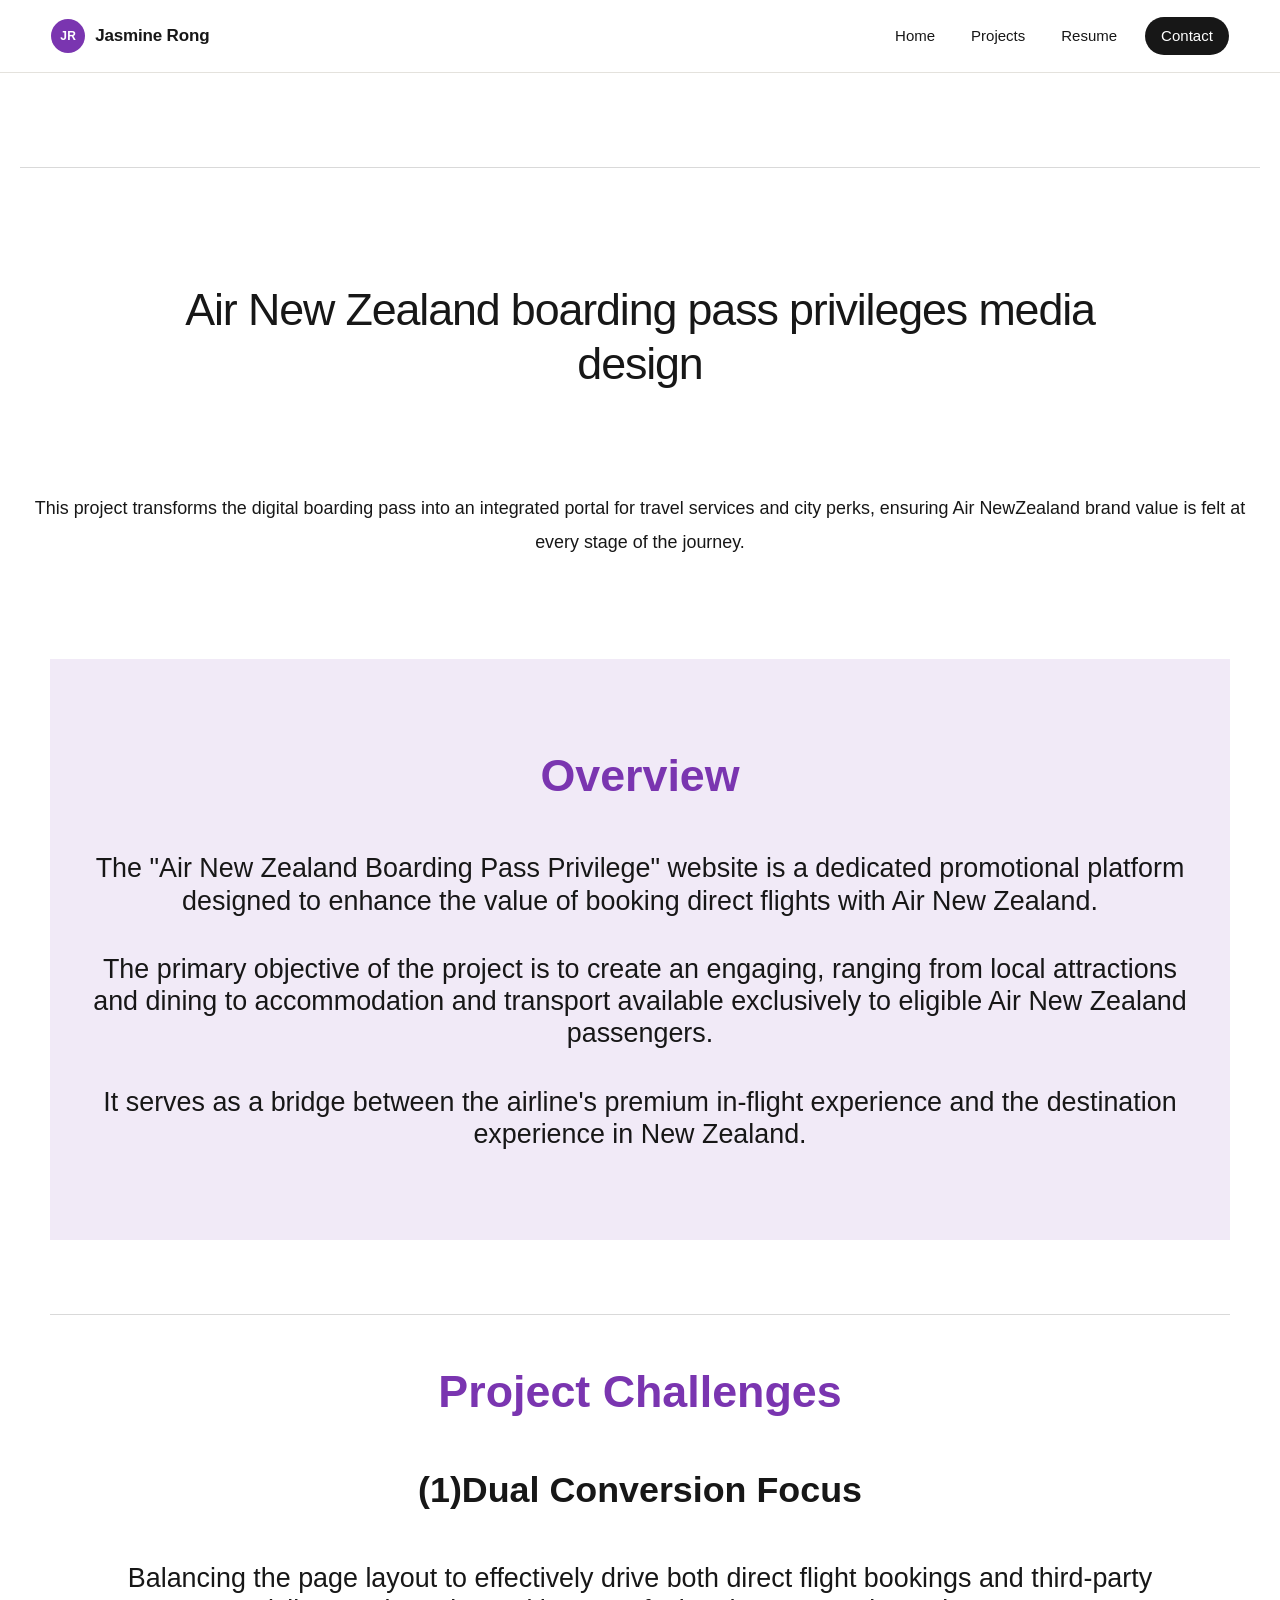
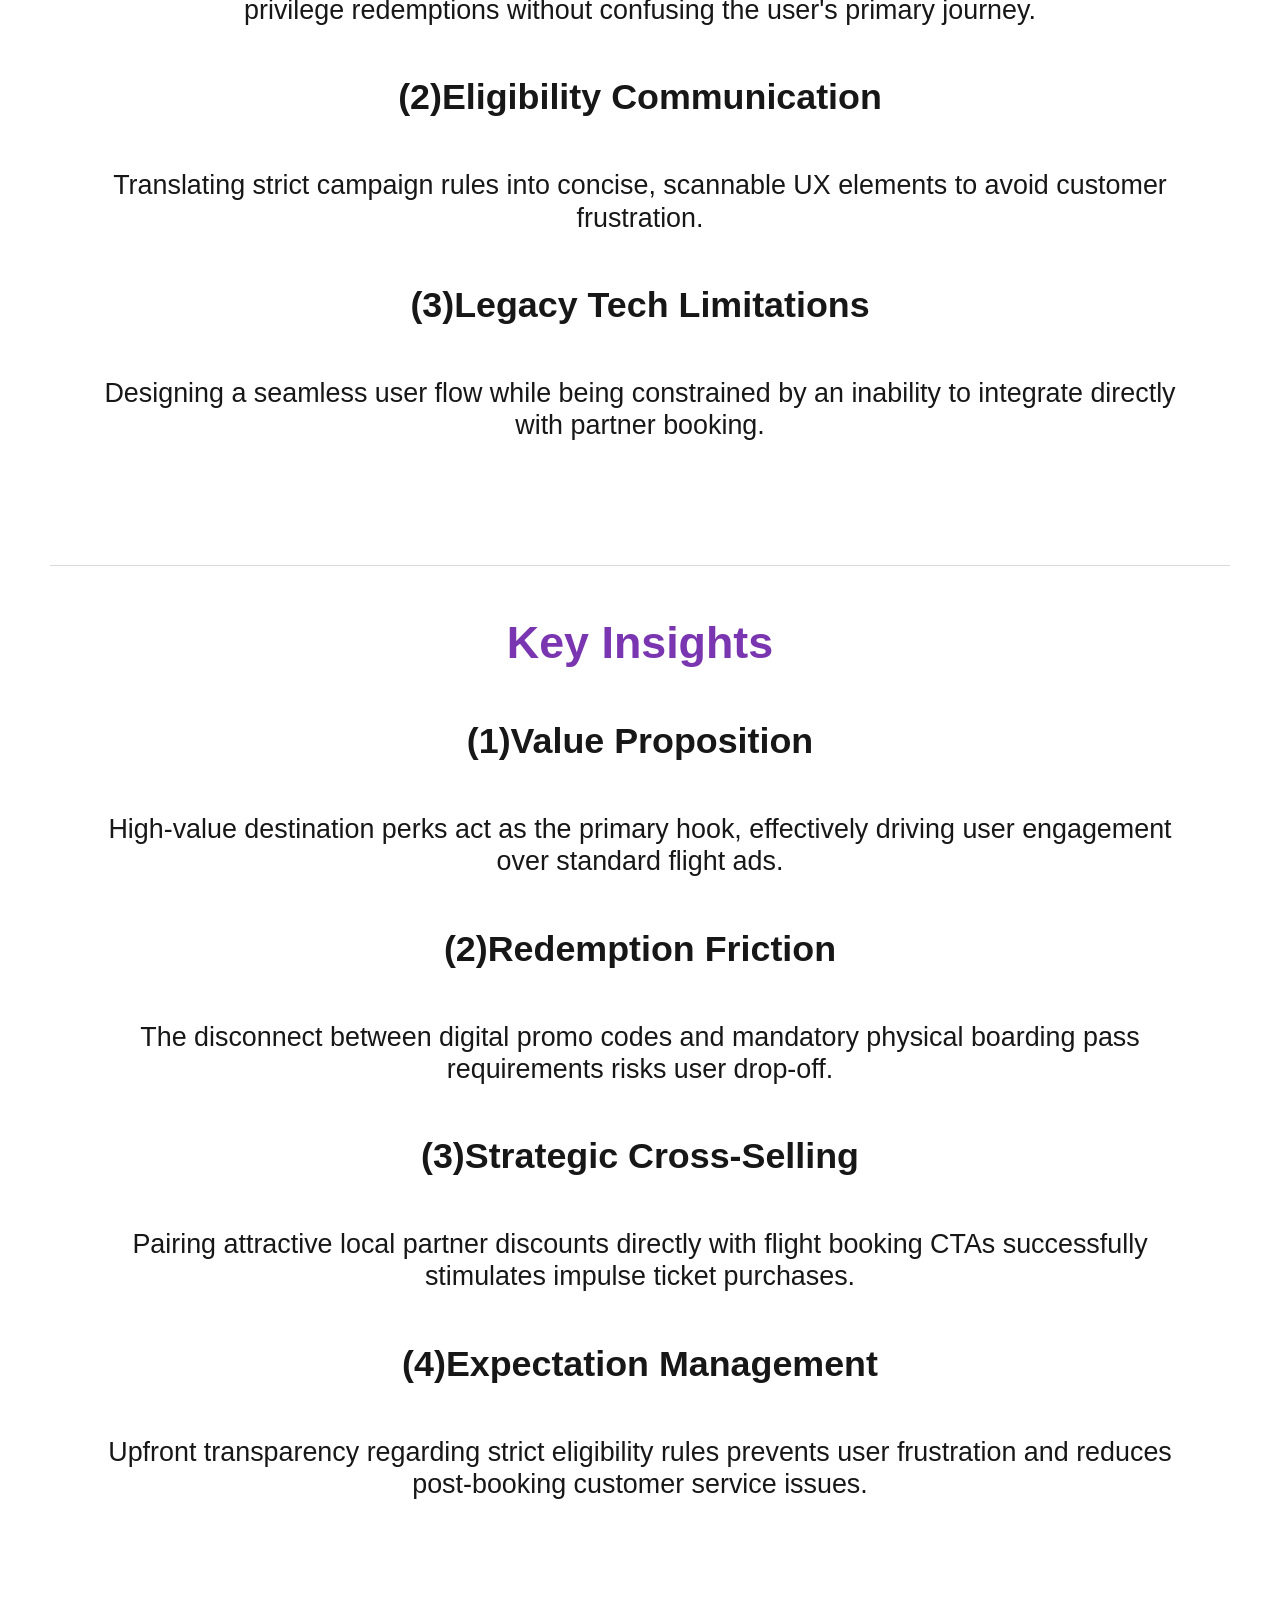
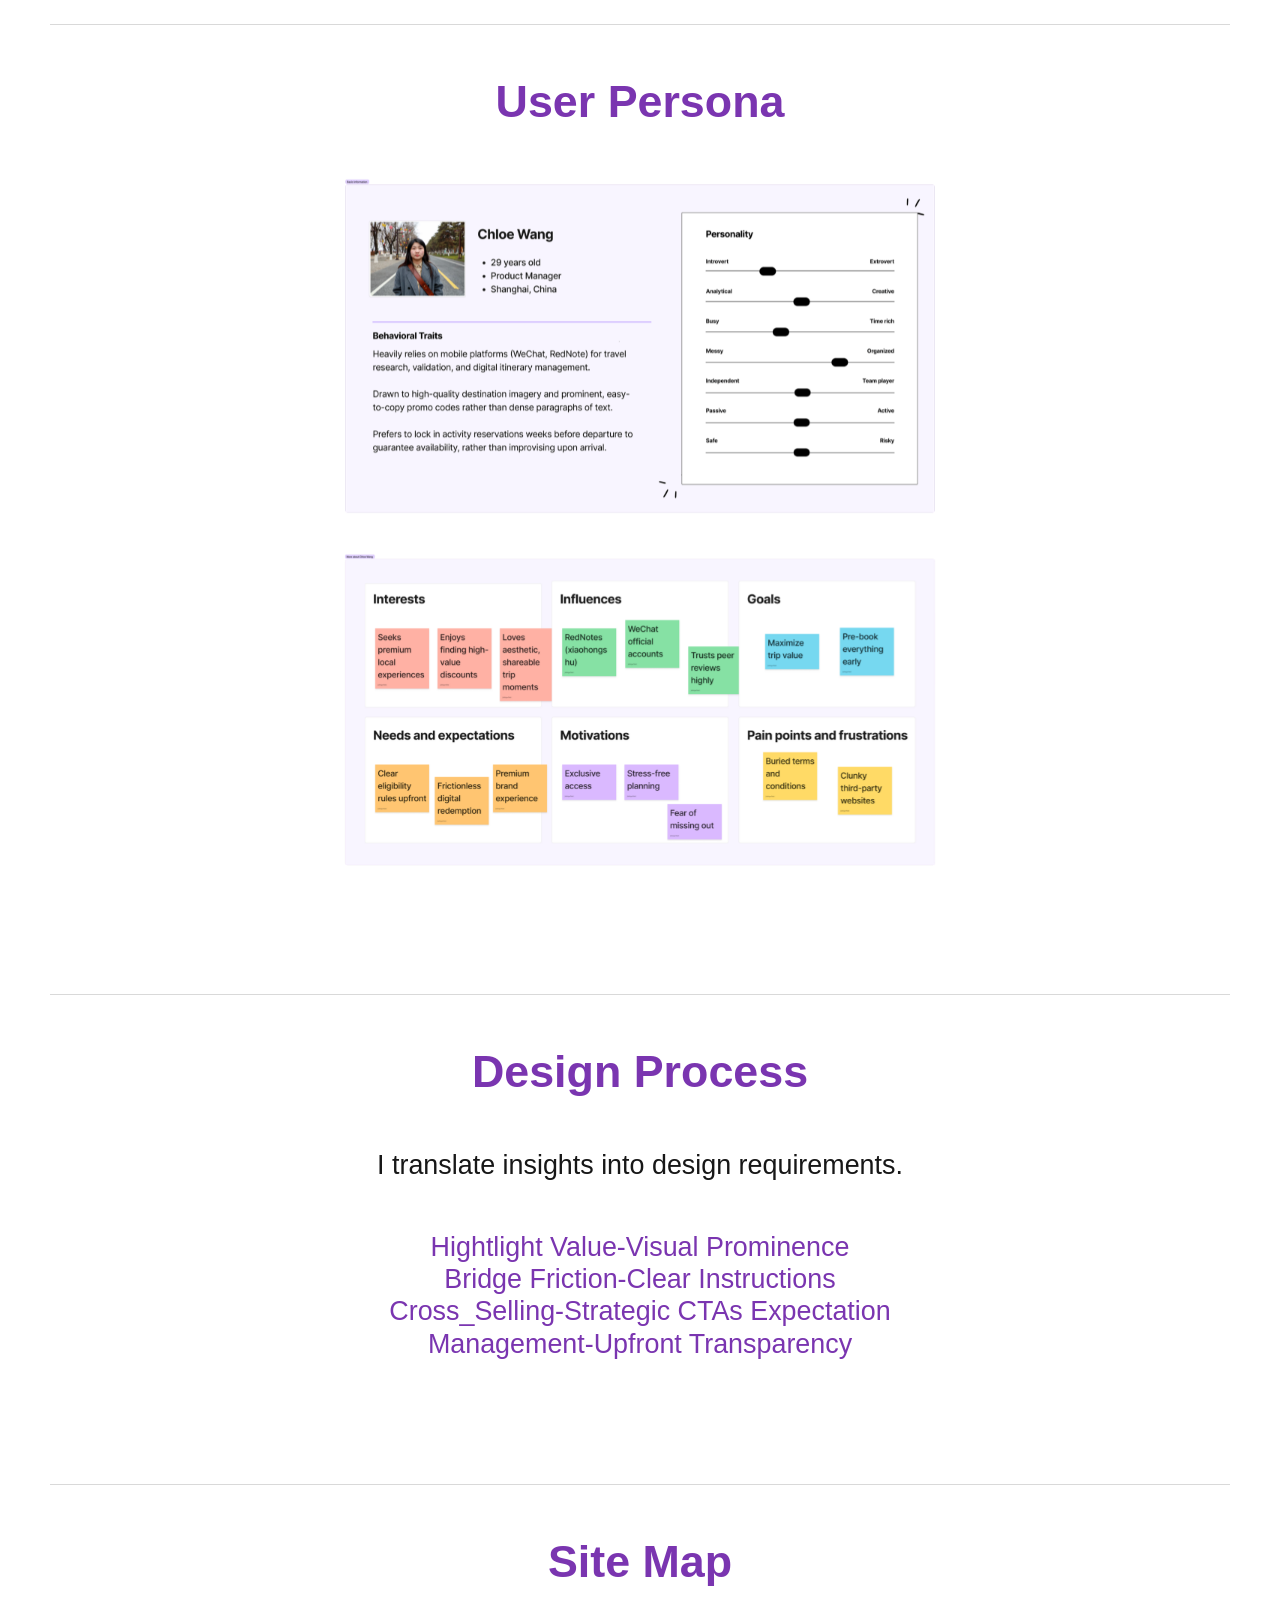
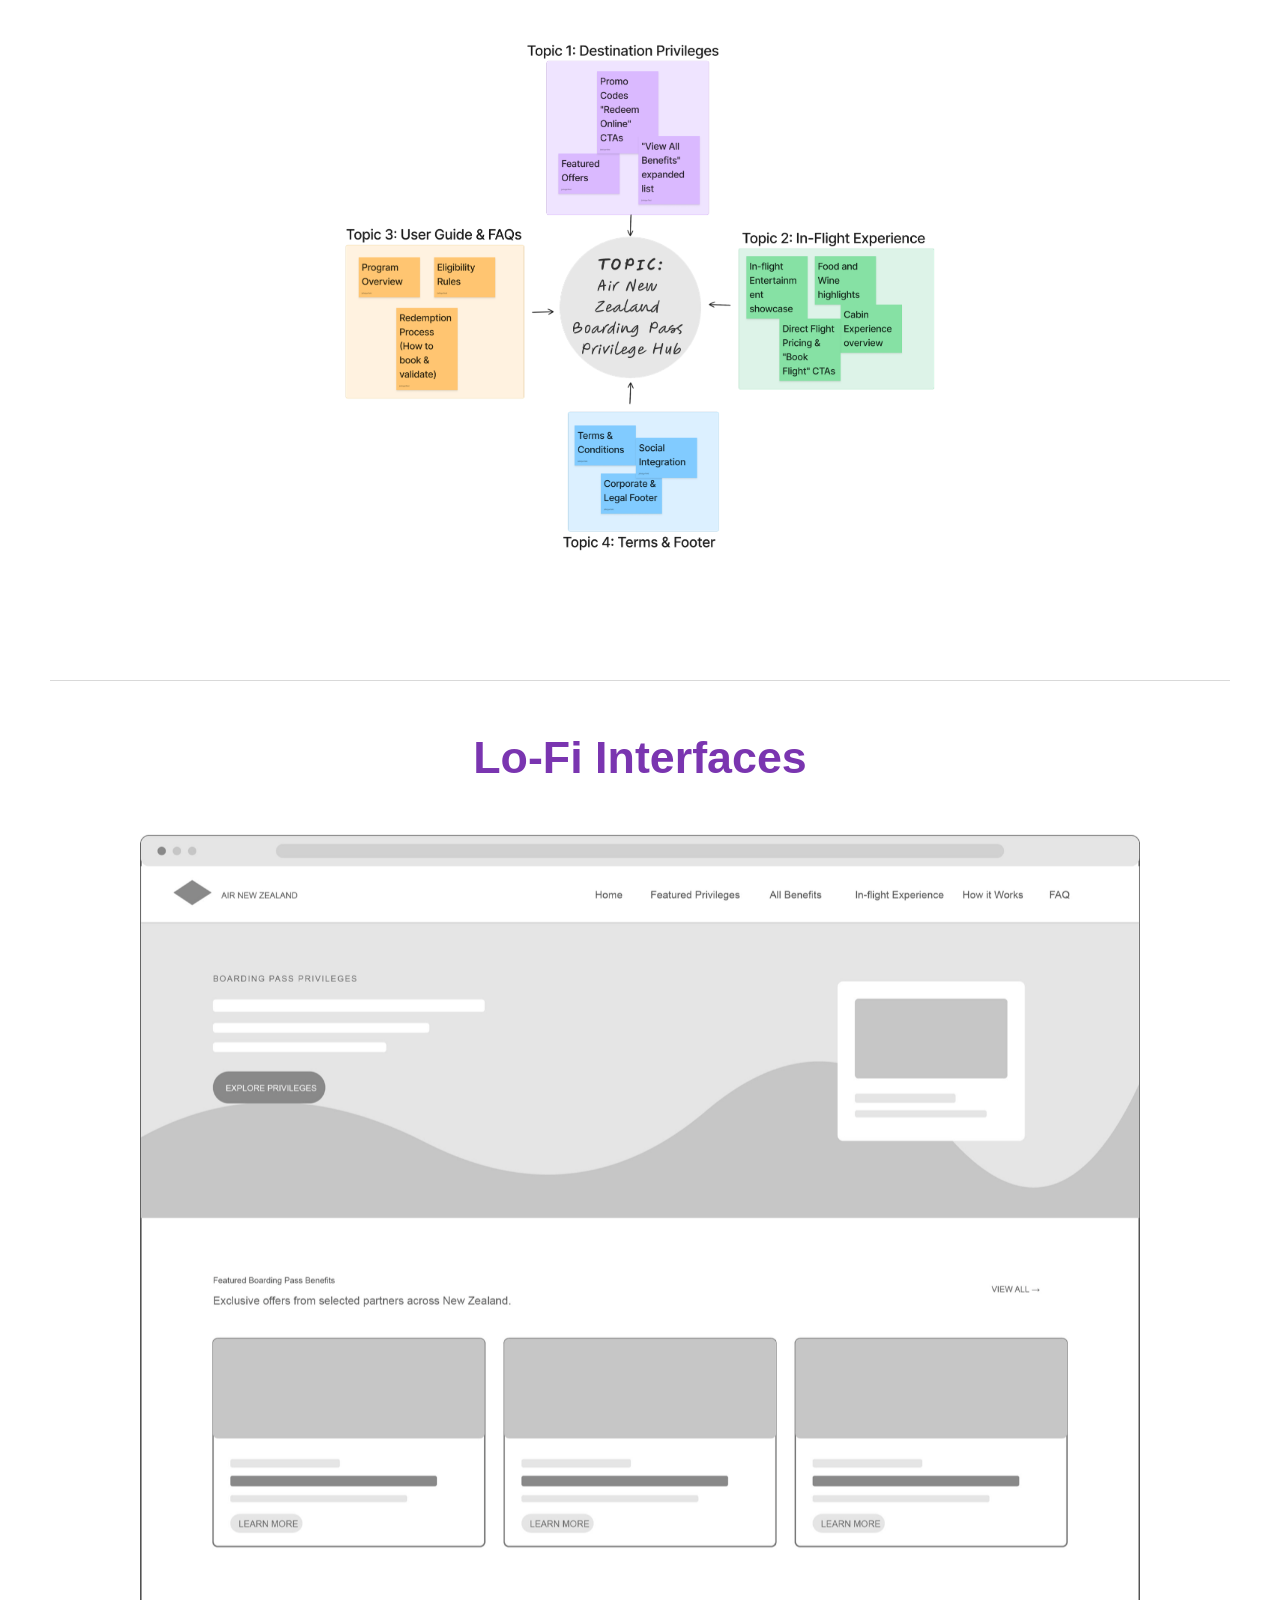
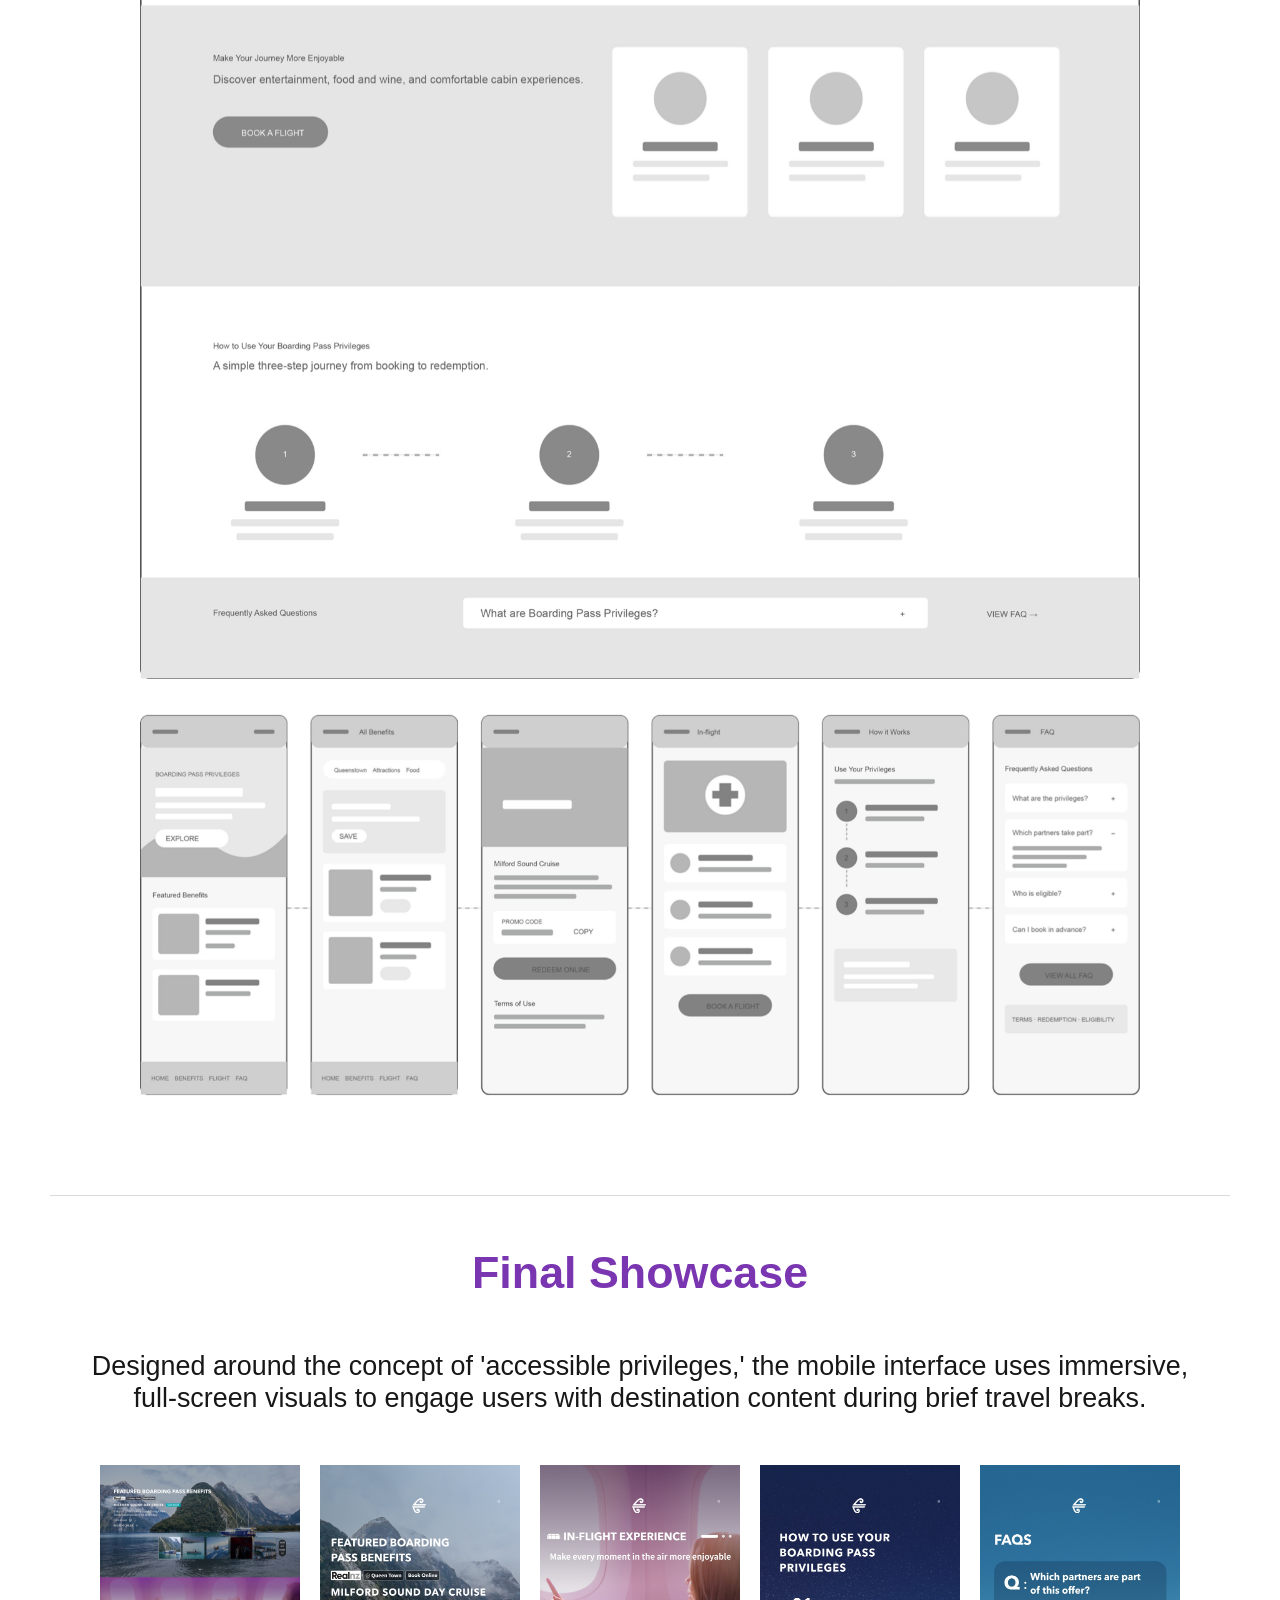
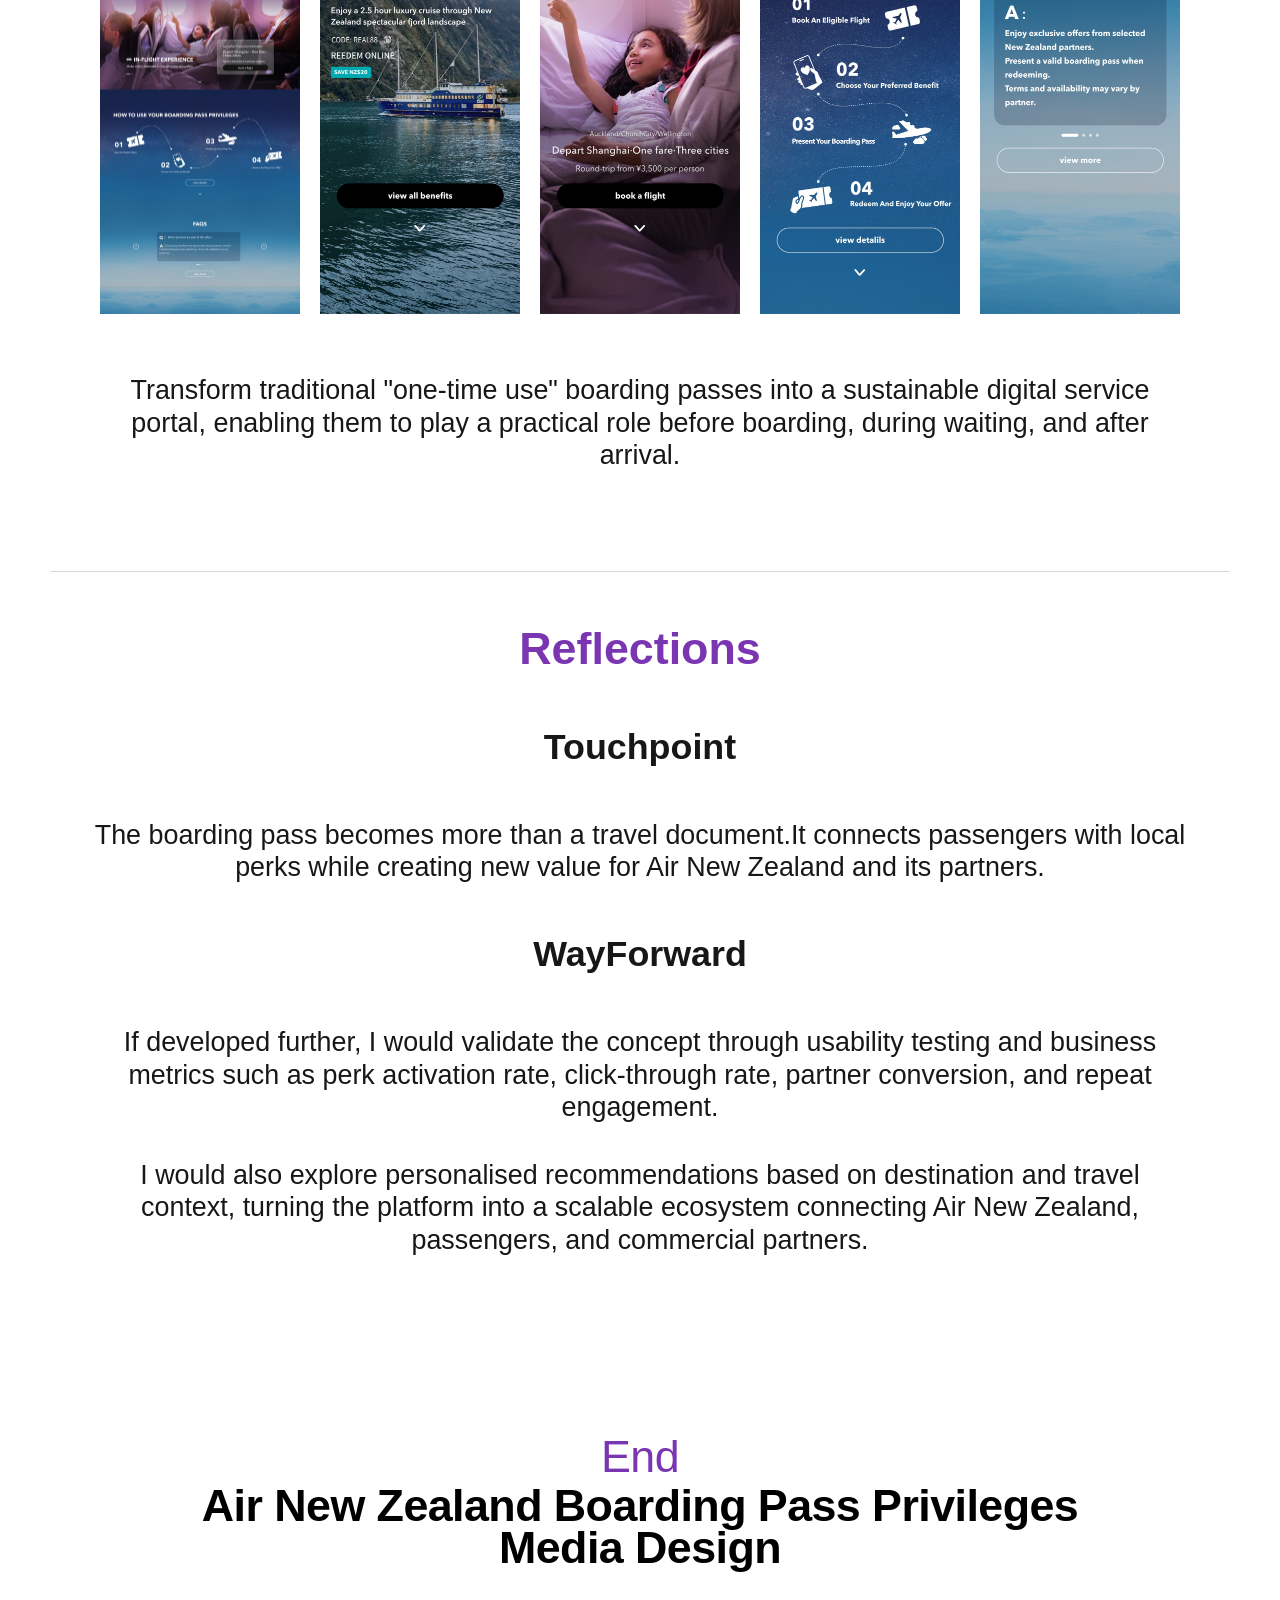
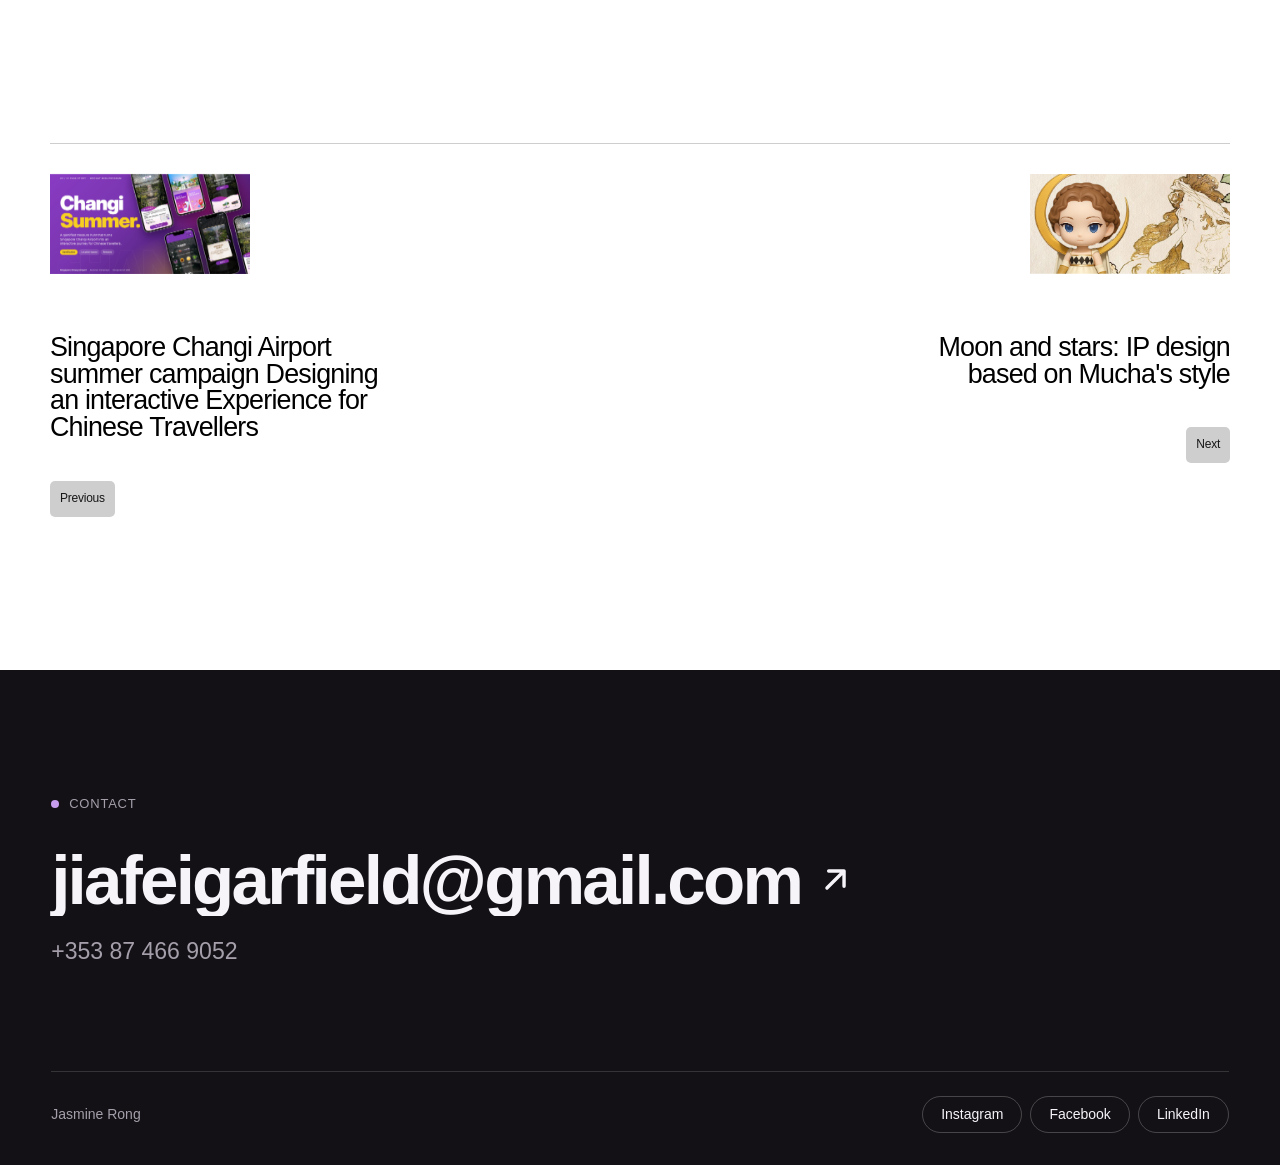
<file: project2_air-new-zealand.html>
<!doctype html>
<html lang="en">
<head>
  <meta charset="utf-8">
  <meta name="viewport" content="width=device-width, initial-scale=1">
  <meta name="description" content="Jasmine Rong's Air New Zealand boarding pass privileges design: connecting travel services with destination perks.">
  <title>Air New Zealand boarding pass privileges | Jasmine Rong</title>
  <link rel="stylesheet" href="css/style.css">
  <script src="js/animations.js" defer></script>
</head>

<body>
  <a class="skip-link" href="#main-content">Skip to main content</a>
  <header class="site-header">
    <div class="wrap header-bar">
      <a class="brand" href="index.html"><span class="brand-mark" aria-hidden="true">JR</span><span class="brand-name">Jasmine Rong</span></a>
      <nav class="site-nav" aria-label="Main navigation">
        <ul>
          <li class="nav-home"><a href="index.html">Home</a></li>
          <li><a href="index.html#projects">Projects</a></li>
          <li><a href="resume.html">Resume</a></li>
          <li><a class="nav-cta" href="contact.html">Contact</a></li>
        </ul>
      </nav>
    </div>
  </header>

  <main id="main-content" class="container">
    <header class="case-header">
      <h1>Air New Zealand boarding pass privileges media design</h1>
      <p class="case-summary">This project transforms the digital boarding pass into an integrated portal for travel services and city perks, ensuring Air NewZealand brand value is felt at every stage of the journey.</p>
    </header>

      <section>
        <h2>Overview</h2>
        <p>The "Air New Zealand Boarding Pass Privilege" website is a dedicated promotional platform designed to enhance the value of booking direct flights with Air New Zealand. </p>
        <p>The primary objective of the project is to create an engaging, ranging from local attractions and dining to accommodation and transport available exclusively to eligible Air New Zealand passengers.</p>
        <p>It serves as a bridge between the airline's premium in-flight experience and the destination experience in New Zealand.</p>
      </section>
      <br>

      <section>
        <h2>Project Challenges</h2>
        <p class="subheading">(1)Dual Conversion Focus</p>
        <p>Balancing the page layout to effectively drive both direct flight bookings and third-party privilege redemptions without confusing the user's primary journey.</p>
        <p class="subheading">(2)Eligibility Communication</p>
        <p>Translating strict campaign rules into concise, scannable UX elements to avoid customer frustration.</p>
        <p class="subheading">(3)Legacy Tech Limitations</p>
        <p>Designing a seamless user flow while being constrained by an inability to integrate directly with partner booking.</p>        
      </section>
      <br>

      <section>
        <h2>Key insights</h2>
        <p class="subheading">(1)Value Proposition</p>
        <p>High-value destination perks act as the primary hook, effectively driving user engagement over standard flight ads.</p>
        <p class="subheading">(2)Redemption Friction</p>
        <p>The disconnect between digital promo codes and mandatory physical boarding pass requirements risks user drop-off.</p>
        <p class="subheading">(3)Strategic Cross-Selling</p>
        <p>Pairing attractive local partner discounts directly with flight booking CTAs successfully stimulates impulse ticket purchases.</p>
        <p class="subheading">(4)Expectation Management</p>
        <p>Upfront transparency regarding strict eligibility rules prevents user frustration and reduces post-booking customer service issues.</p>
      </section>
      <br>

      <section class="user persona">
        <h2>User Persona</h2>
        <img src="media/project2/anz_persona1.png" alt="user persona 1" width="600" height="400">
        <img src="media/project2/anz_persona2.png" alt="user persona 2" width="600" height="400">
     </section>
     <br>

      <section>
        <h2>Design Process</h2>
        <p>I translate insights into design requirements.</p>
        <ol class="requirements-flow">
          <li>Hightlight Value-Visual Prominence</li>
          <li>Bridge Friction-Clear Instructions</li>
          <li>Cross_Selling-Strategic CTAs Expectation</li>
          <li>Management-Upfront Transparency</li>
        </ol>
      </section>
      <br>

      <section>
        <h2>Site Map</h2>
        <img src="media/project2/site%20map.png" alt="site map for anz" width="600" height="400">
      </section>
      <br>

      <section>
        <h2>Lo-Fi Interfaces</h2>
        <img src="media/project2/lofi-web.png" alt="lofi web for anz" width="1000" height="500"><br>
        <img src="media/project2/lofi-mobile.png" alt="lofi mobile for anz" width="1000" height="500"><br>
      </section> 

      <section>
        <h2>Final Showcase</h2>
        <p>Designed around the concept of 'accessible privileges,' the mobile interface uses immersive, full-screen visuals to engage users with destination content during brief travel breaks.</p>
        <div class="row">
          <img src="media/project2/showcase1.jpg" alt="anz showcase1" width="200" height="20">
          <img src="media/project2/showcase2-1.jpg" alt="anz showcase2-1" width="200" height="20">
          <img src="media/project2/showcase2-2.jpg" alt="anz showcase2-2" width="200" height="20">
          <img src="media/project2/showcase2-3.jpg" alt="anz showcase2-3" width="200" height="20">
          <img src="media/project2/showcase2-4.jpg" alt="anz showcase2-4" width="200" height="20">
        </div>
        <br>
        <p>Transform traditional "one-time use" boarding passes into a sustainable digital service portal, enabling them to play a practical role before boarding, during waiting, and after arrival.</p>
      </section>

      <section>
        <h2>Reflections</h2>
        <p class="subheading">Touchpoint</p>
        <p>The boarding pass becomes more than a travel document.It connects passengers with local perks while creating new value for Air New Zealand and its partners.</p>
        <p class="subheading">WayForward</p>
        <p>If developed further, I would validate the concept through usability testing and business metrics such as perk activation rate, click-through rate, partner conversion, and repeat engagement. </p>
        <p>I would also explore personalised recommendations based on destination and travel context, turning the platform into a scalable ecosystem connecting Air New Zealand, passengers, and commercial partners.</p>
      </section>
      <br>

      <section>
        <h3>End</h3>
        <p>Air New Zealand boarding pass privileges media design</p><br>
      </section>

      <nav class="changepage" aria-label="more projects">
        <article class="anz-list">
          <img src="media/changi-cover.jpg" alt="singapore changi airport cover" width="200" height="100">
          <div class="changepage-info">
            <h4 class="changepage-tag">Singapore Changi Airport summer campaign Designing an interactive Experience for Chinese Travellers</h4>
            <a class="button-previous" href="project1_changi.html">Previous</a>
          </div>
        </article>

        <article class="changepage-list changepage-list-next">
          <img src="media/moon-and-stars-cover.jpg" alt="moon-and-stars-cover" width="200" height="100">
          <div class="changepage-info">
            <h4 class="changepage-tag">Moon and stars: IP design based on Mucha's style</h4>
            <a class="button-next" href="project3_moon-and-stars.html">Next</a>
          </div>
        </article>
      </nav>
  </main>

  <footer id="contact" class="site-footer">
    <div class="wrap">
      <p class="eyebrow"><span class="eyebrow-dot" aria-hidden="true"></span>Contact</p>
      <address class="footer-address">
        <a class="footer-email" href="mailto:jiafeigarfield@gmail.com">jiafeigarfield@gmail.com</a>
        <a class="footer-phone" href="tel:+353874669052">+353 87 466 9052</a>
      </address>
      <div class="footer-bottom">
        <p>Jasmine Rong</p>
        <nav class="footer-social" aria-label="Social media">
          <ul>
            <li><a href="https://www.instagram.com/jjffy0273/">Instagram</a></li>
            <li><a href="https://www.facebook.com/profile.php?id=61578293039542">Facebook</a></li>
            <li><a href="https://www.linkedin.com/in/jiafei-rong-65b0a43a6">LinkedIn</a></li>
          </ul>
        </nav>
      </div>
    </div>
  </footer>
  
</body>
</html>
</file>
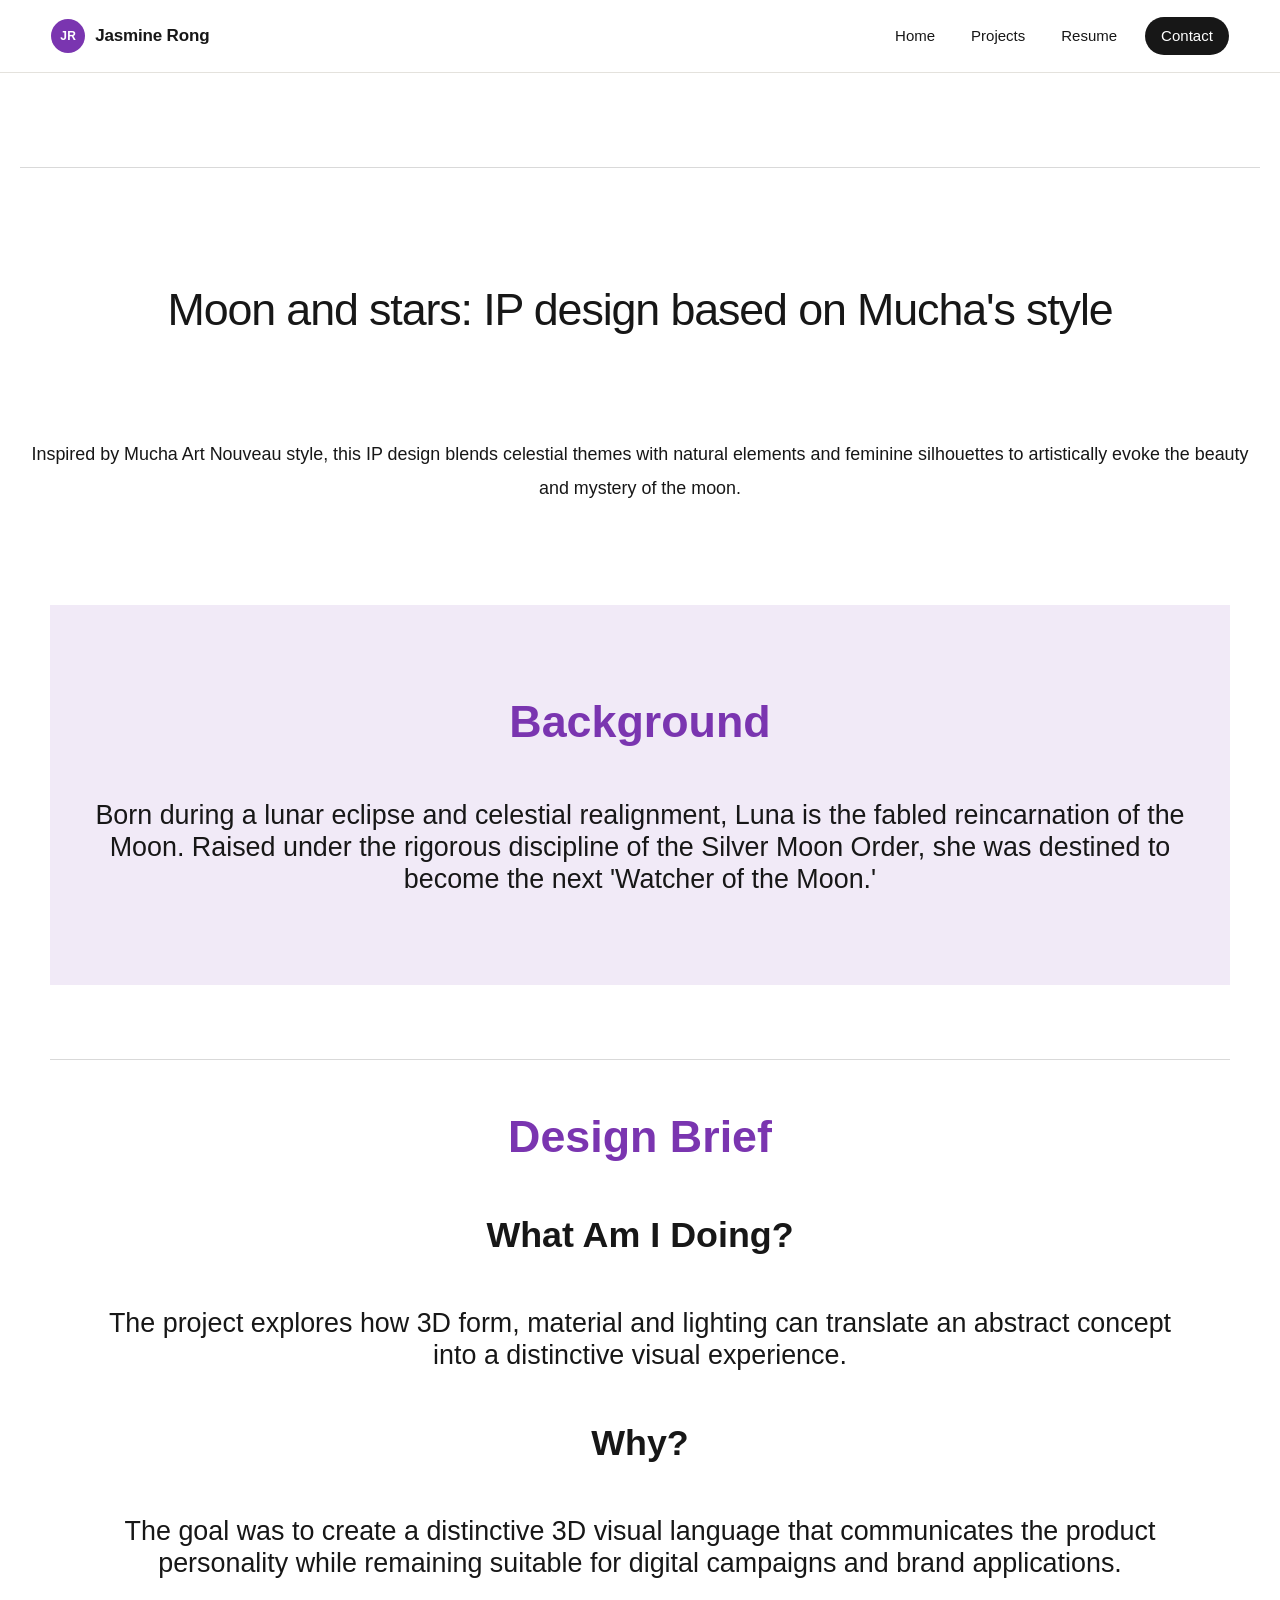
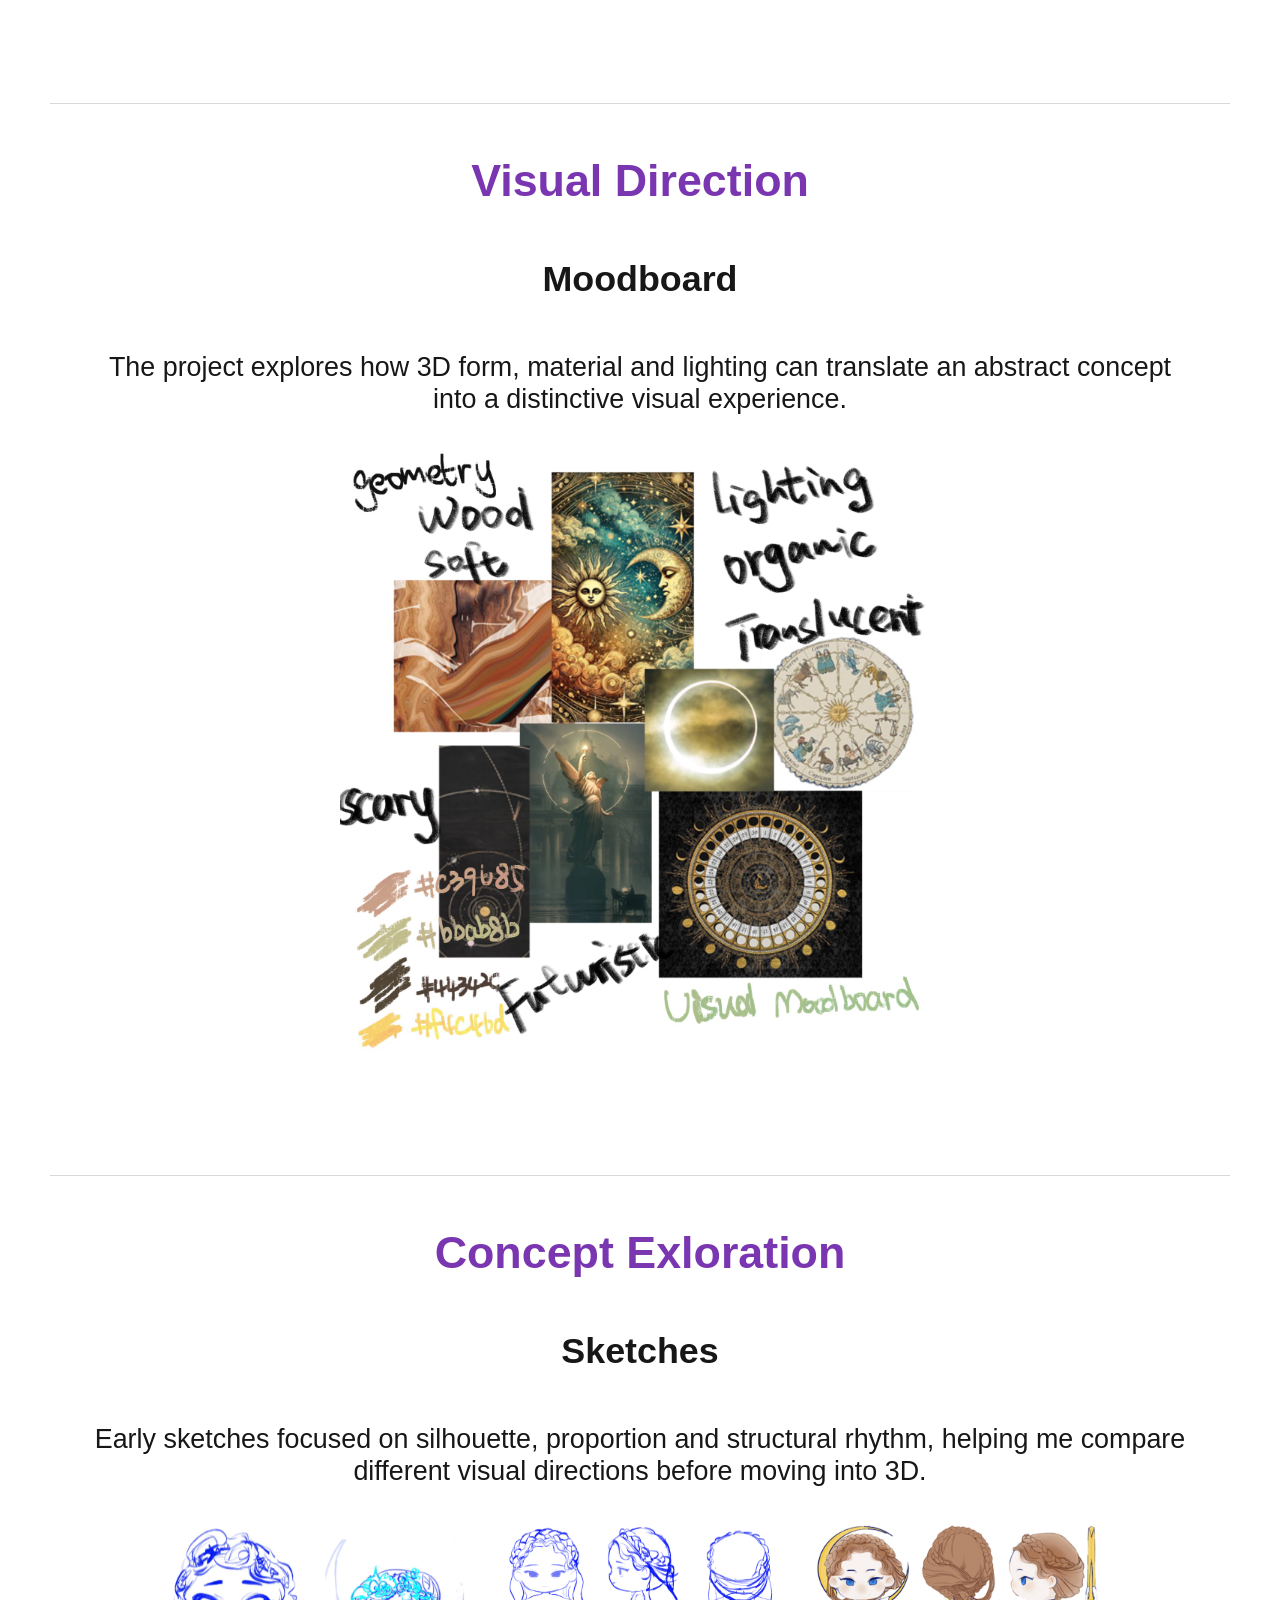
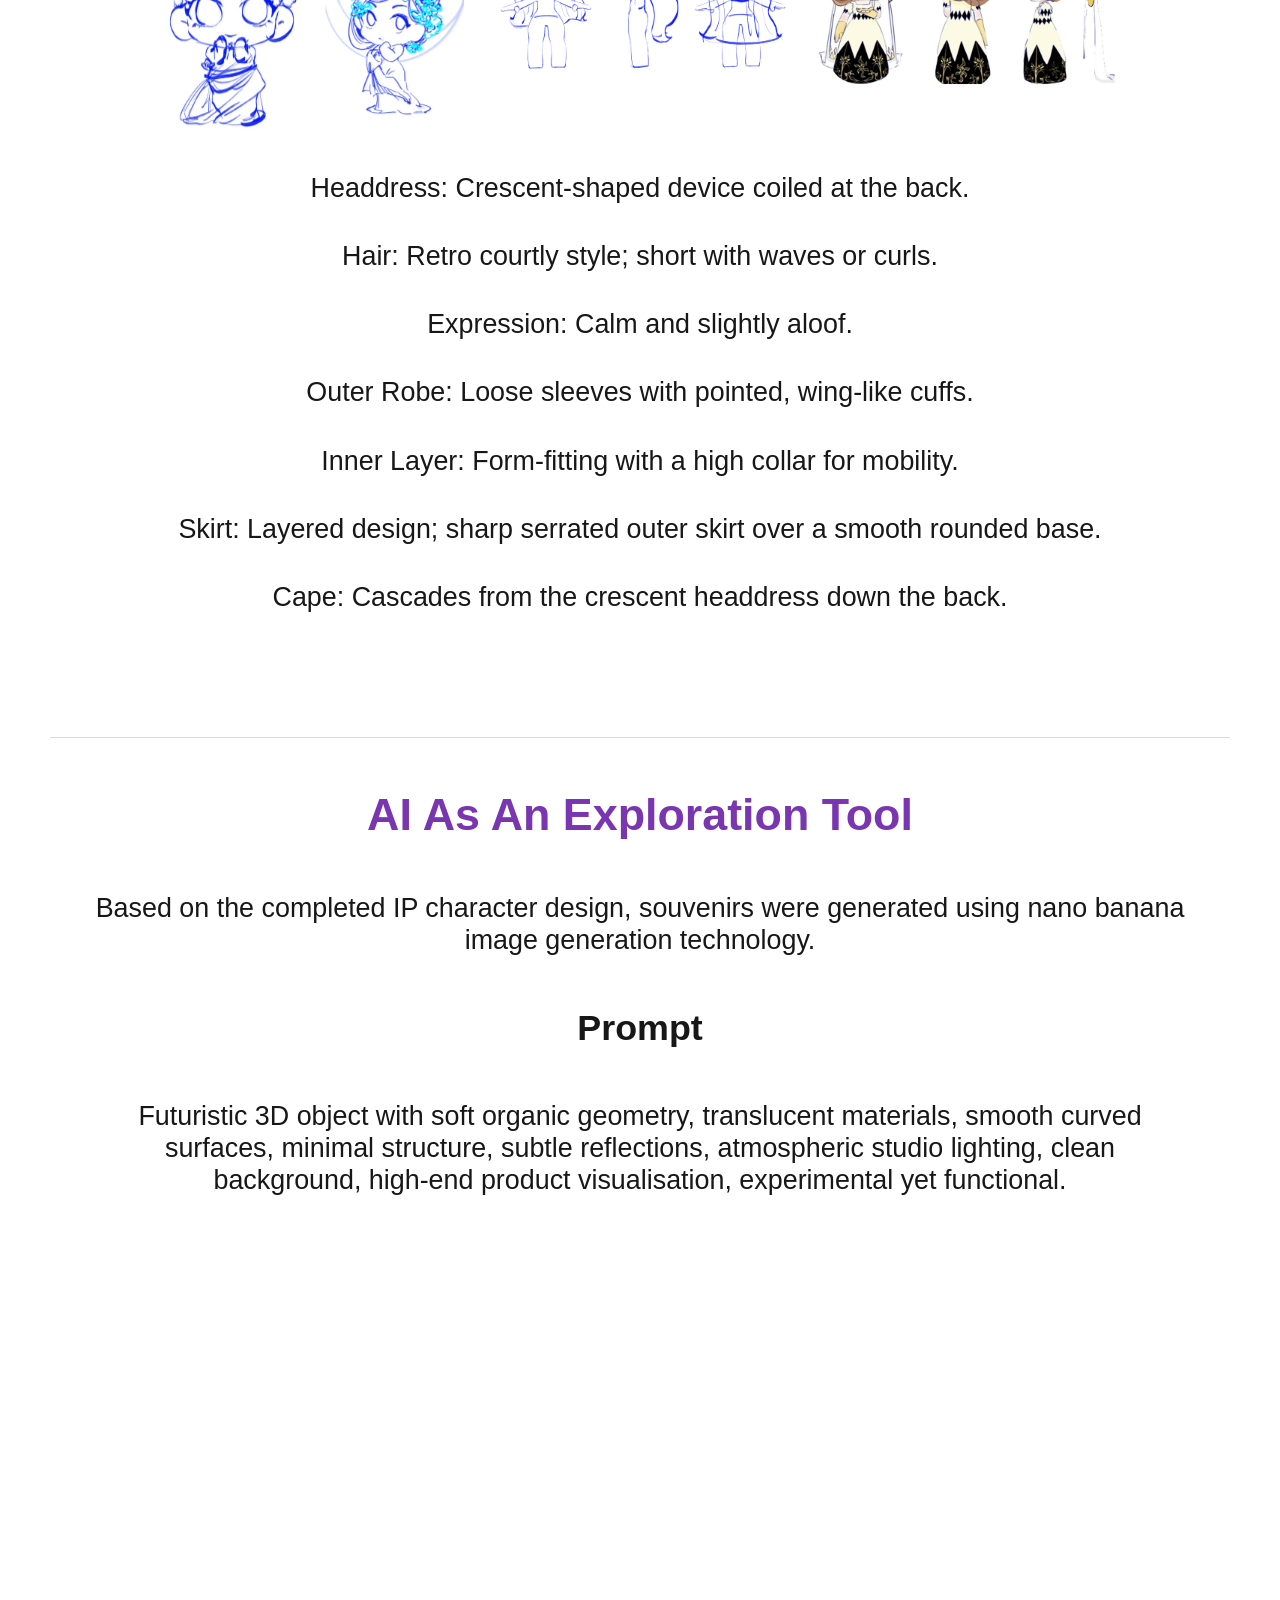
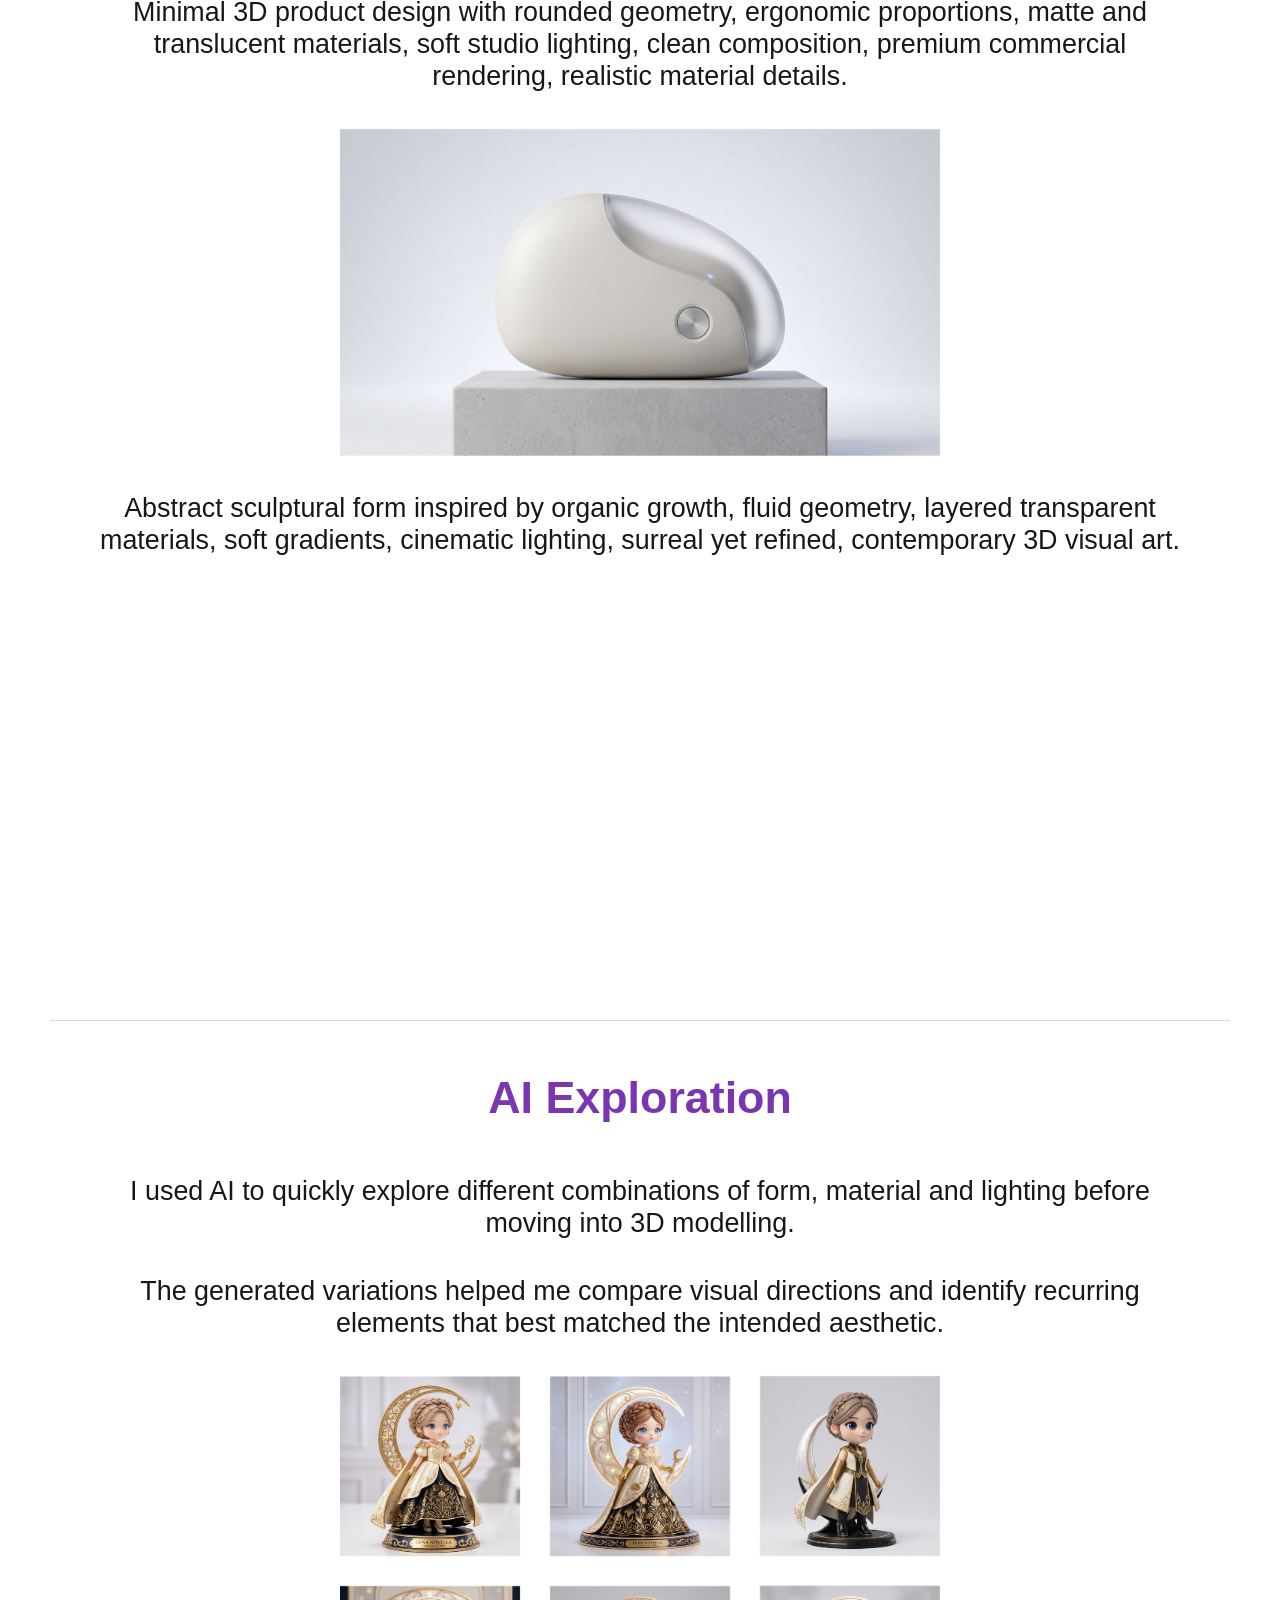
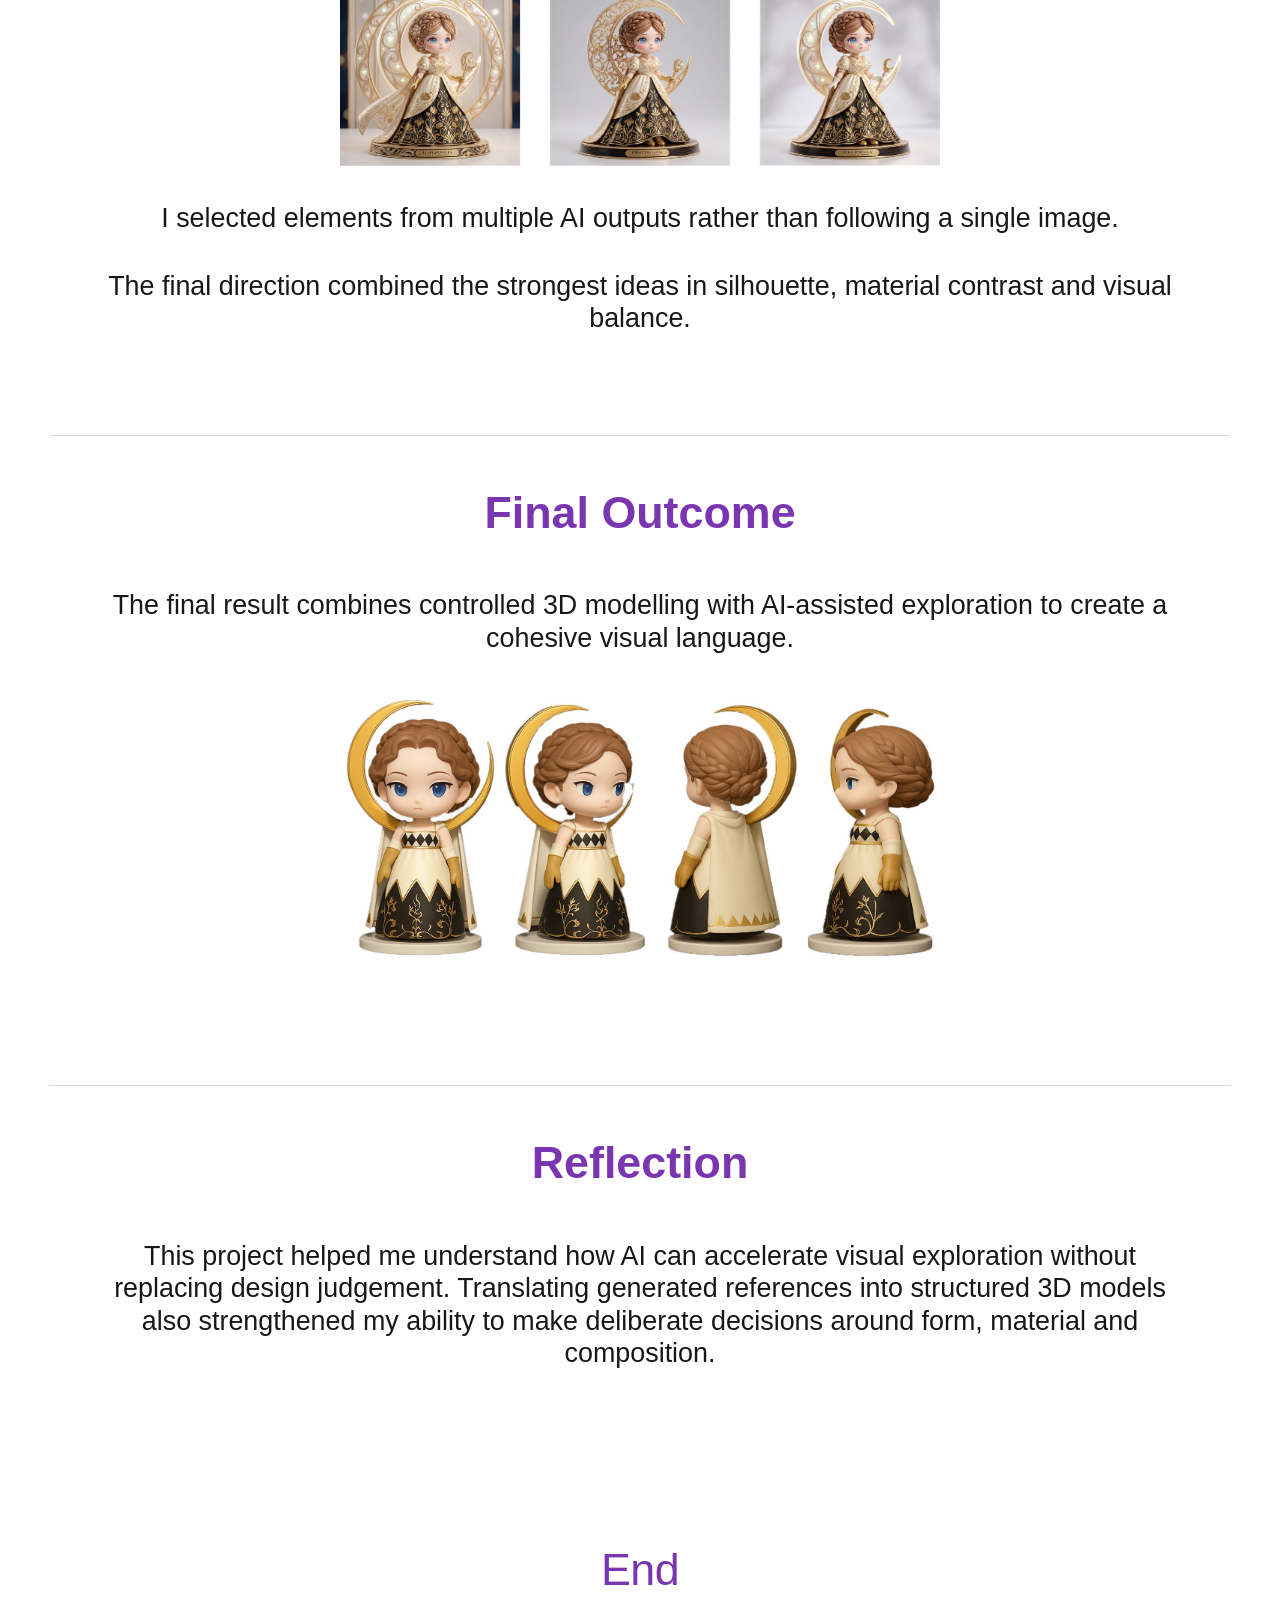
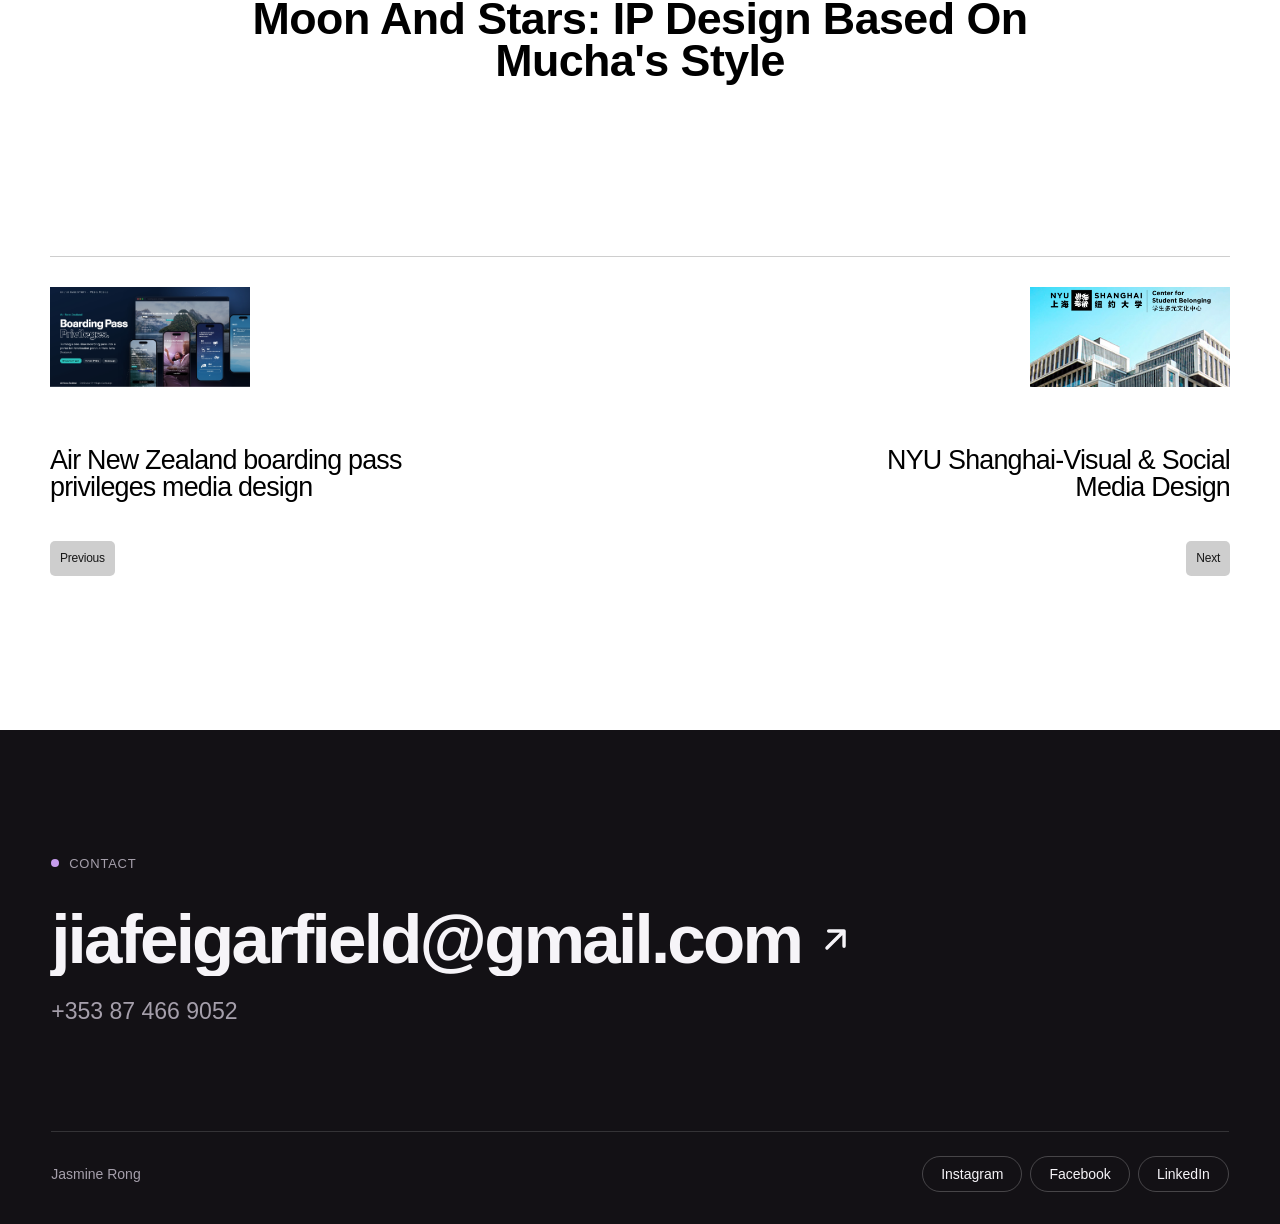
<file: project3_moon-and-stars.html>
<!DOCTYPE html>
<html lang="en">
<head>
  <meta charset="UTF-8">
  <meta name="viewport" content="width=device-width, initial-scale=1.0">
  <meta name="description" content="Moon and stars: an IP design case study by Jasmine Rong, inspired by Mucha's style.">
  <title>Moon and stars | Jasmine Rong</title>
  <link rel="stylesheet" href="css/style.css">
  <script src="js/animations.js" defer></script>
</head>

<body>
  <a class="skip-link" href="#main-content">Skip to main content</a>
  <header class="site-header">
    <div class="wrap header-bar">
      <a class="brand" href="index.html"><span class="brand-mark" aria-hidden="true">JR</span><span class="brand-name">Jasmine Rong</span></a>
      <nav class="site-nav" aria-label="Main navigation">
        <ul>
          <li class="nav-home"><a href="index.html">Home</a></li>
          <li><a href="index.html#projects">Projects</a></li>
          <li><a href="resume.html">Resume</a></li>
          <li><a class="nav-cta" href="contact.html">Contact</a></li>
        </ul>
      </nav>
    </div>
  </header>

  <main id="main-content" class="container">
    <header class="case-header">
      <h1>Moon and stars: IP design based on Mucha's style</h1>
      <p class="case-summary">Inspired by Mucha Art Nouveau style, this IP design blends celestial themes with natural elements and feminine silhouettes to artistically evoke the beauty and mystery of the moon.</p>
    </header>

      <section>
      <h2>Background</h2>
      <p>Born during a lunar eclipse and celestial realignment, Luna is the fabled reincarnation of the Moon. Raised under the rigorous discipline of the Silver Moon Order, she was destined to become the next 'Watcher of the Moon.'</p>
      </section>
      <br>

      <section>
        <h2>Design Brief</h2>   
        <p class="subheading">What am I doing?</p>
        <p>The project explores how 3D form, material and lighting can translate an abstract concept into a distinctive visual experience.</p>
        <p class="subheading">Why?</p>
        <p>The goal was to create a distinctive 3D visual language that communicates the product personality while remaining suitable for digital campaigns and brand applications.</p>     
      </section>
      <br>

      <section>
        <h2>Visual Direction</h2>
        <p class="subheading">Moodboard</p>
        <p>The project explores how 3D form, material and lighting can translate an abstract concept into a distinctive visual experience.</p>
        <img src="media/project3/moodboard.jpg" alt="moodboard for ip design" width="600" height="300">
      </section> 
      <br>

      <section>
        <h2>Concept Exloration</h2>
        <p class="subheading">Sketches</p>
        <p>Early sketches focused on silhouette, proportion and structural rhythm, helping me compare different visual directions before moving into 3D.</p>
        <img src="media/project3/sketch1.jpg" alt="sketch1 for ip design" width="300" height="100">
        <img src="media/project3/sketch2.png" alt="sketch2 for ip design" width="300" height="100">
        <img src="media/project3/sketch3.jpg" alt="sketch3 for ip design" width="300" height="100">
        <br>
        <p>Headdress: Crescent-shaped device coiled at the back.</p>
        <p>Hair: Retro courtly style; short with waves or curls.</p>
        <p>Expression: Calm and slightly aloof.</p>
        <p>Outer Robe: Loose sleeves with pointed, wing-like cuffs.</p>
        <p>Inner Layer: Form-fitting with a high collar for mobility.</p>
        <p>Skirt: Layered design; sharp serrated outer skirt over a smooth rounded base.</p>
        <p>Cape: Cascades from the crescent headdress down the back.</p>
      </section>
      <br>

      <section>
        <h2>AI as an exploration tool</h2>
        <p>Based on the completed IP character design, souvenirs were generated using nano banana image generation technology.</p>
        <p class="subheading">Prompt</p>
        <p>Futuristic 3D object with soft organic geometry, translucent materials, smooth curved surfaces, minimal structure, subtle reflections, atmospheric studio lighting, clean background, high-end product visualisation, experimental yet functional.</p>
        <img src="media/project3/prompt1.jpg" alt="prompt 1 ai for ip design" width="600" height="300">        
        <p>Minimal 3D product design with rounded geometry, ergonomic proportions, matte and translucent materials, soft studio lighting, clean composition, premium commercial rendering, realistic material details.</p>
        <img src="media/project3/prompt2.jpg" alt="prompt 2 ai for ip design" width="600" height="300">
        <p>Abstract sculptural form inspired by organic growth, fluid geometry, layered transparent materials, soft gradients, cinematic lighting, surreal yet refined, contemporary 3D visual art.</p>
        <img src="media/project3/prompt3.jpg" alt="prompt 3 ai for ip design" width="600" height="300">
      </section>

      <section>
        <h2>AI exploration</h2>
        <p>I used AI to quickly explore different combinations of form, material and lighting before moving into 3D modelling.</p>
        <p>The generated variations helped me compare visual directions and identify recurring elements that best matched the intended aesthetic.</p>
        <img src="media/project3/ai%20exploration.jpg" alt="ai exploration pic" width="600" height="300">
        <p>I selected elements from multiple AI outputs rather than following a single image.</p>
        <p>The final direction combined the strongest ideas in silhouette, material contrast and visual balance.</p>
      </section>

      <section>
        <h2>Final Outcome</h2>
        <p>The final result combines controlled 3D modelling with AI-assisted exploration to create a cohesive visual language.</p>
        <img src="media/project3/final_outcome.jpg" alt="final_outcome for this modelling" width="600" height="300">
      </section>
      <br>

      <section>
        <h2>Reflection</h2>
        <p>This project helped me understand how AI can accelerate visual exploration without replacing design judgement. Translating generated references into structured 3D models also strengthened my ability to make deliberate decisions around form, material and composition.</p>
      </section>
      <br>

      <section>
        <h3>End</h3>
        <p>Moon and stars: IP design based on Mucha's style</p><br>
      </section>

      <nav class="changepage" aria-label="more projects">
        <article class="mucha-list">
          <img src="media/air-new-zealand-cover.jpg" alt="anz cover" width="200" height="100">
          <div class="changepage-info">
            <h4 class="changepage-tag">Air New Zealand boarding pass privileges media design</h4>
            <a class="button-previous" href="project2_air-new-zealand.html">Previous</a>
          </div>
        </article>

        <article class="changepage-list changepage-list-next">
          <img src="media/nyush.png" alt="nyush logo cover" width="200" height="100">
          <div class="changepage-info">
            <h4 class="changepage-tag">NYU Shanghai-Visual & Social Media Design</h4>
            <a class="button-next" href="project4_nyu-shanghai.html">Next</a>
          </div>
        </article>
      </nav>
  </main>

  <footer id="contact" class="site-footer">
    <div class="wrap">
      <p class="eyebrow"><span class="eyebrow-dot" aria-hidden="true"></span>Contact</p>
      <address class="footer-address">
        <a class="footer-email" href="mailto:jiafeigarfield@gmail.com">jiafeigarfield@gmail.com</a>
        <a class="footer-phone" href="tel:+353874669052">+353 87 466 9052</a>
      </address>
      <div class="footer-bottom">
        <p>Jasmine Rong</p>
        <nav class="footer-social" aria-label="Social media">
          <ul>
            <li><a href="https://www.instagram.com/jjffy0273/">Instagram</a></li>
            <li><a href="https://www.facebook.com/profile.php?id=61578293039542">Facebook</a></li>
            <li><a href="https://www.linkedin.com/in/jiafei-rong-65b0a43a6">LinkedIn</a></li>
          </ul>
        </nav>
      </div>
    </div>
  </footer>
  
</body>
</html>
</file>
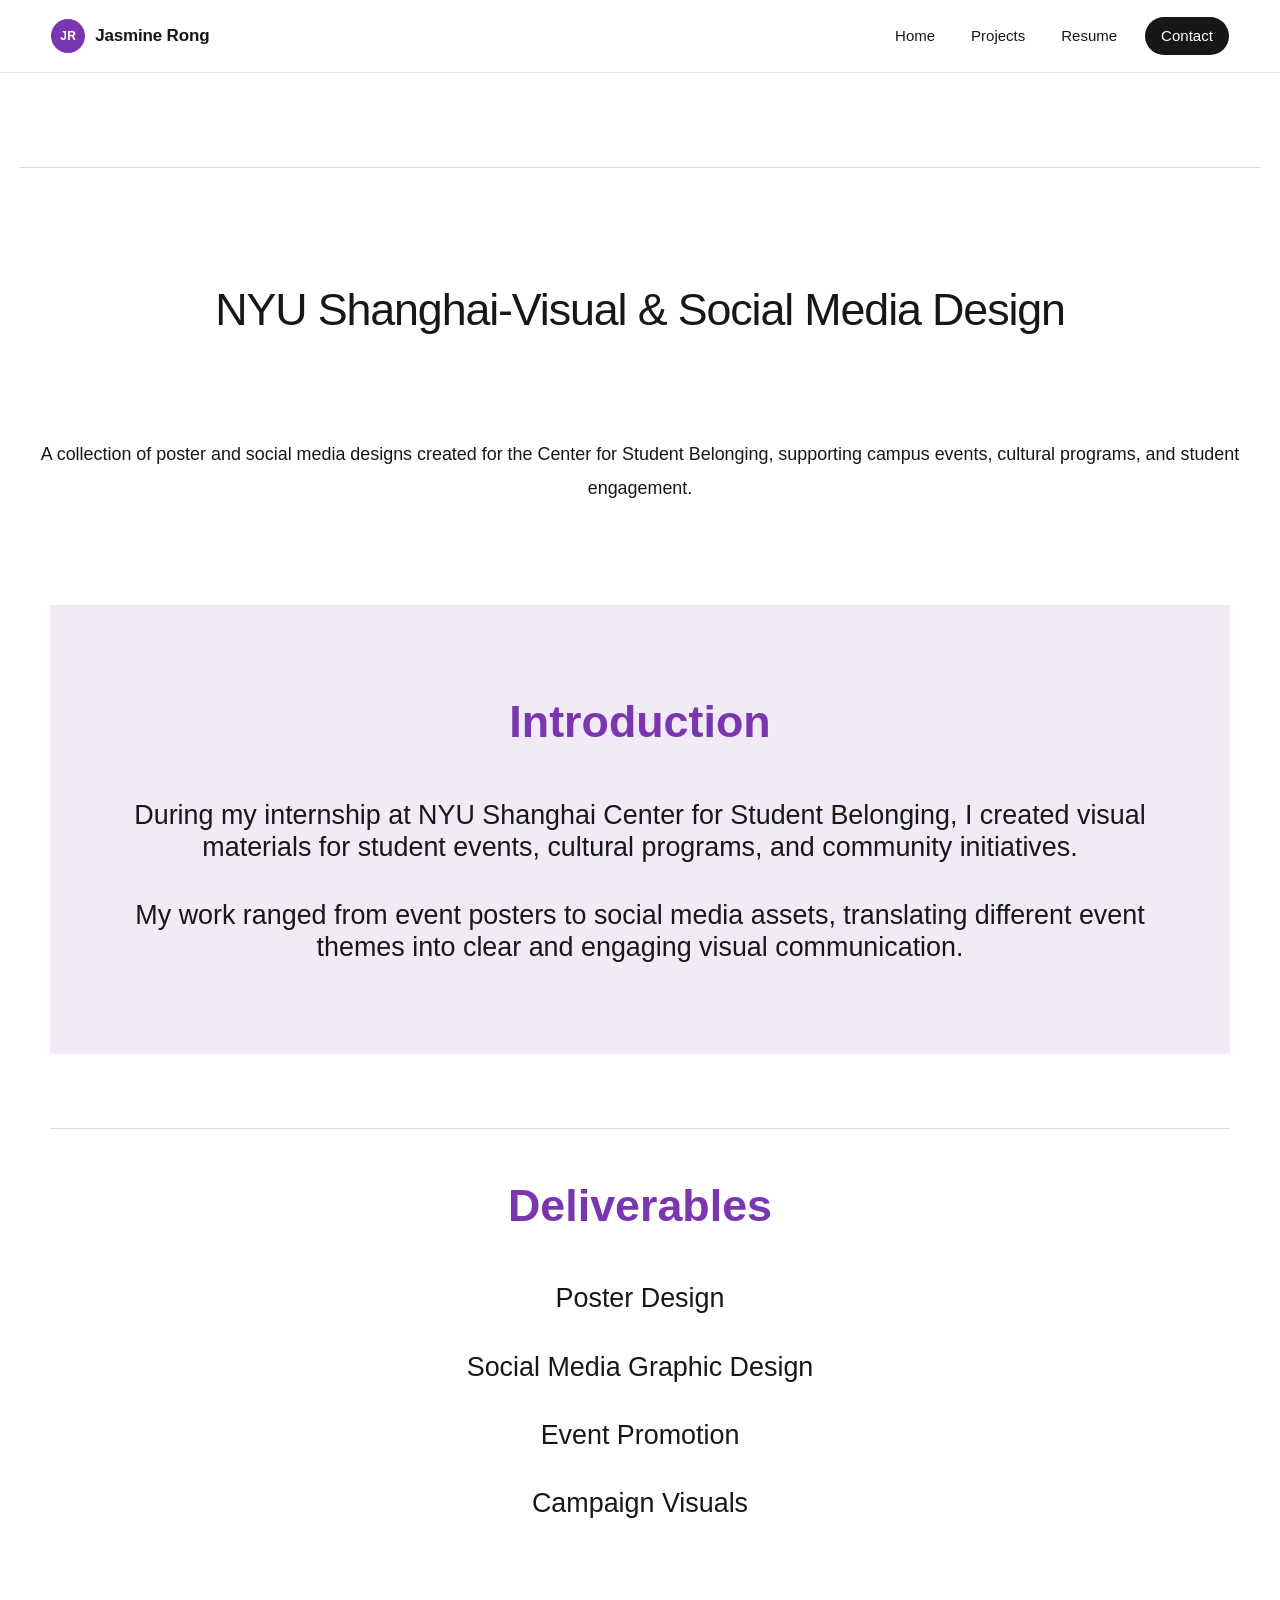
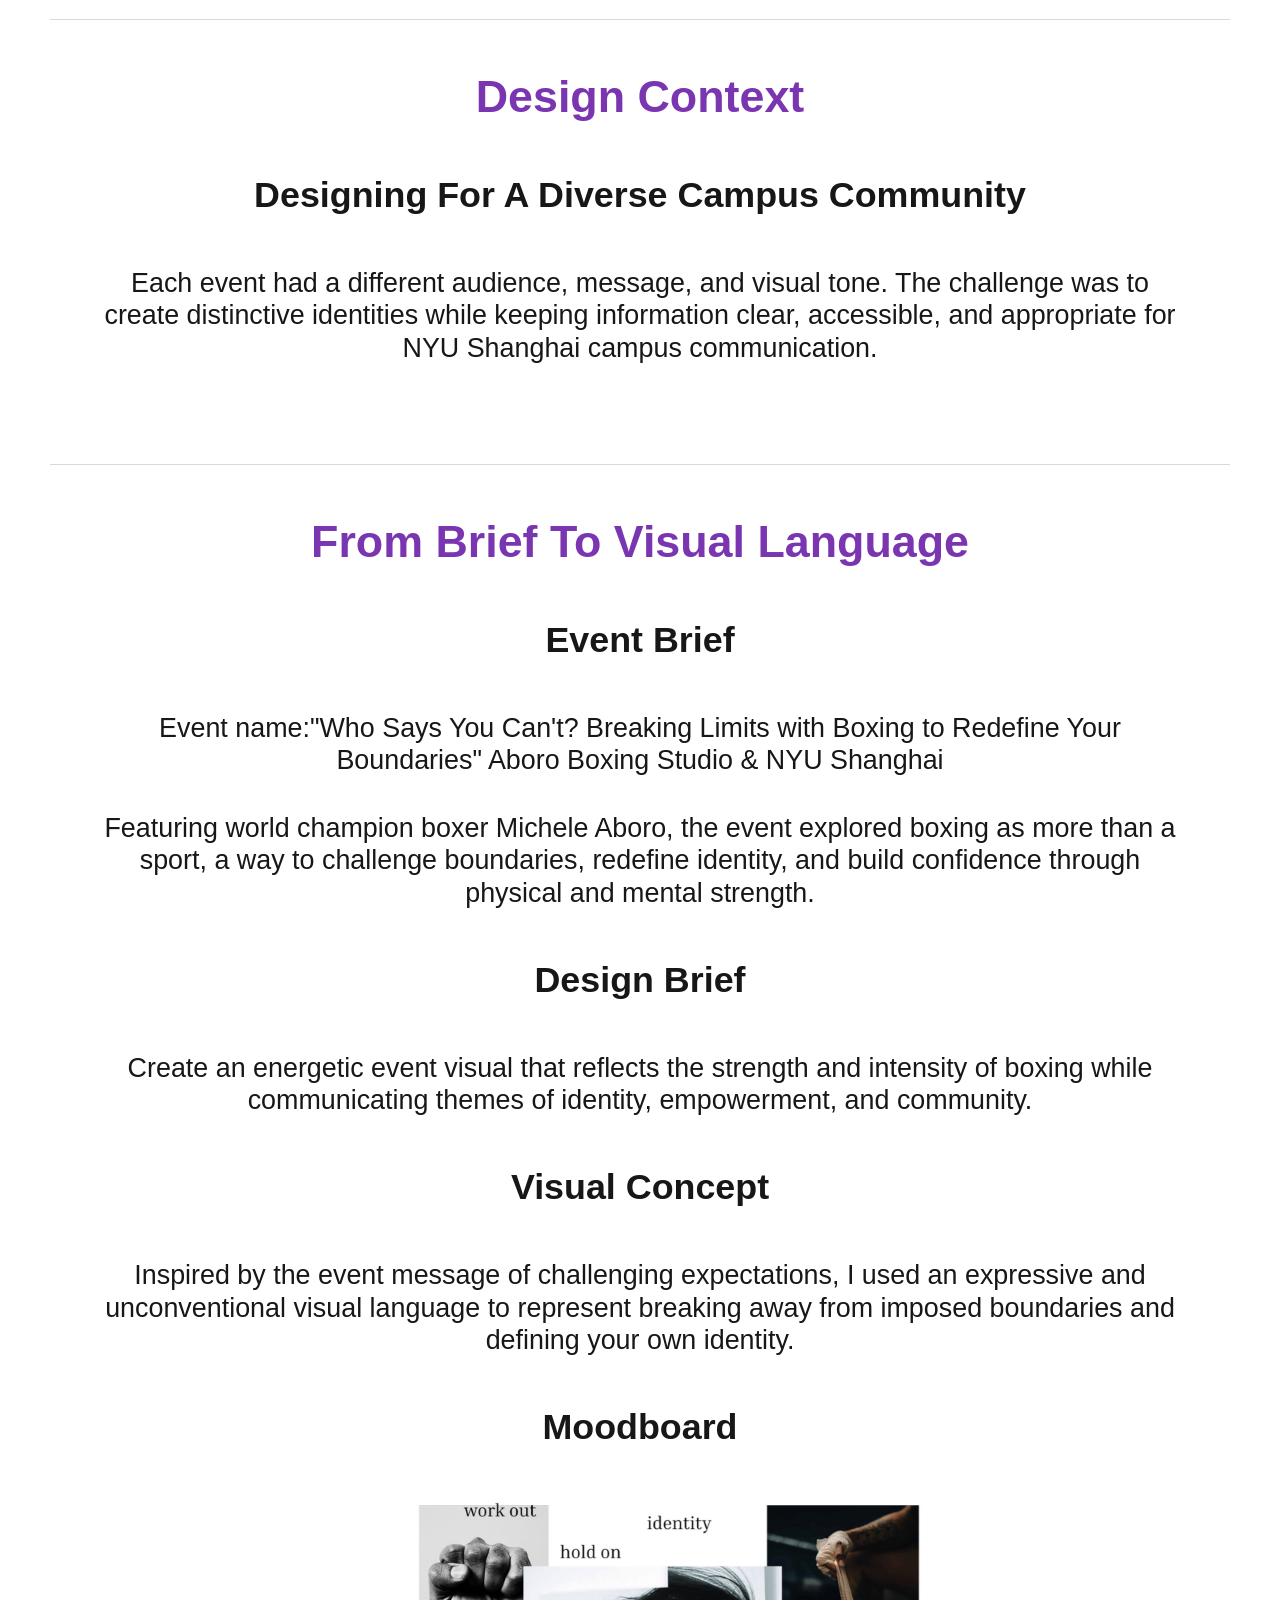
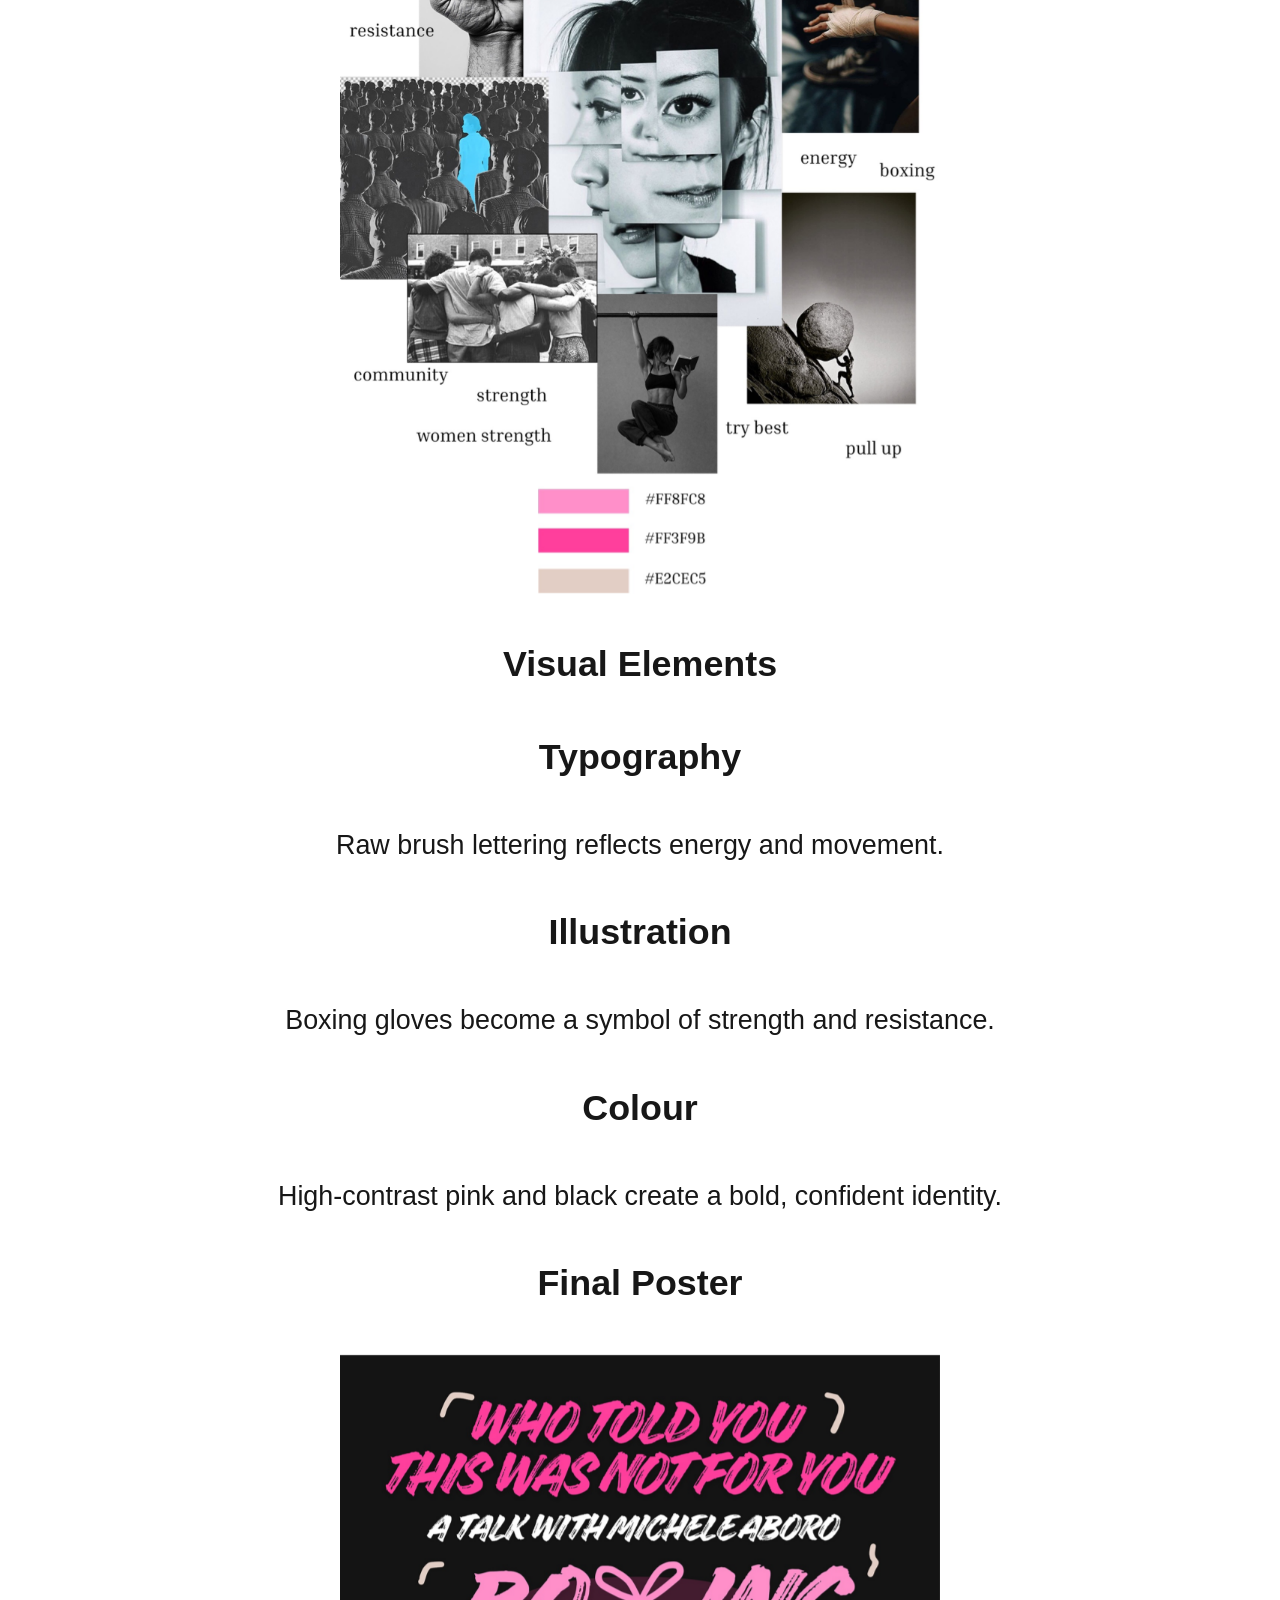
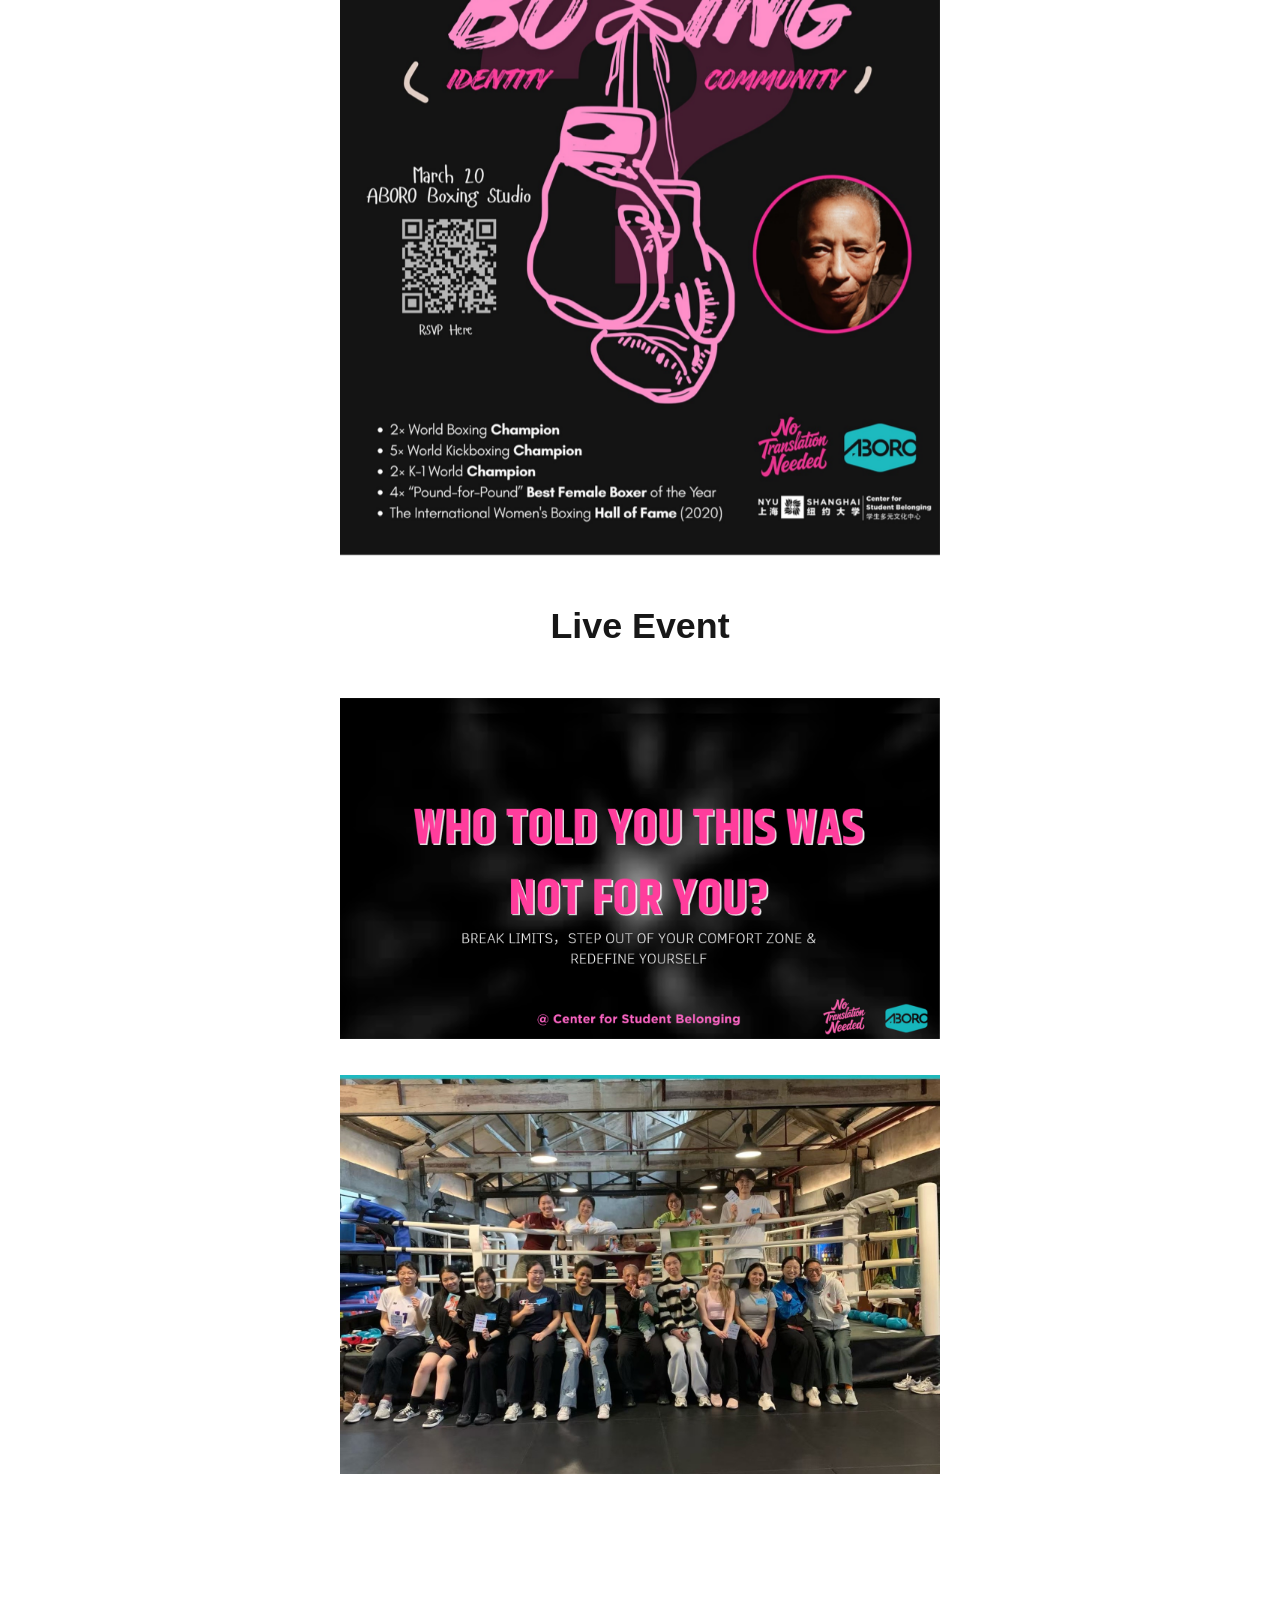
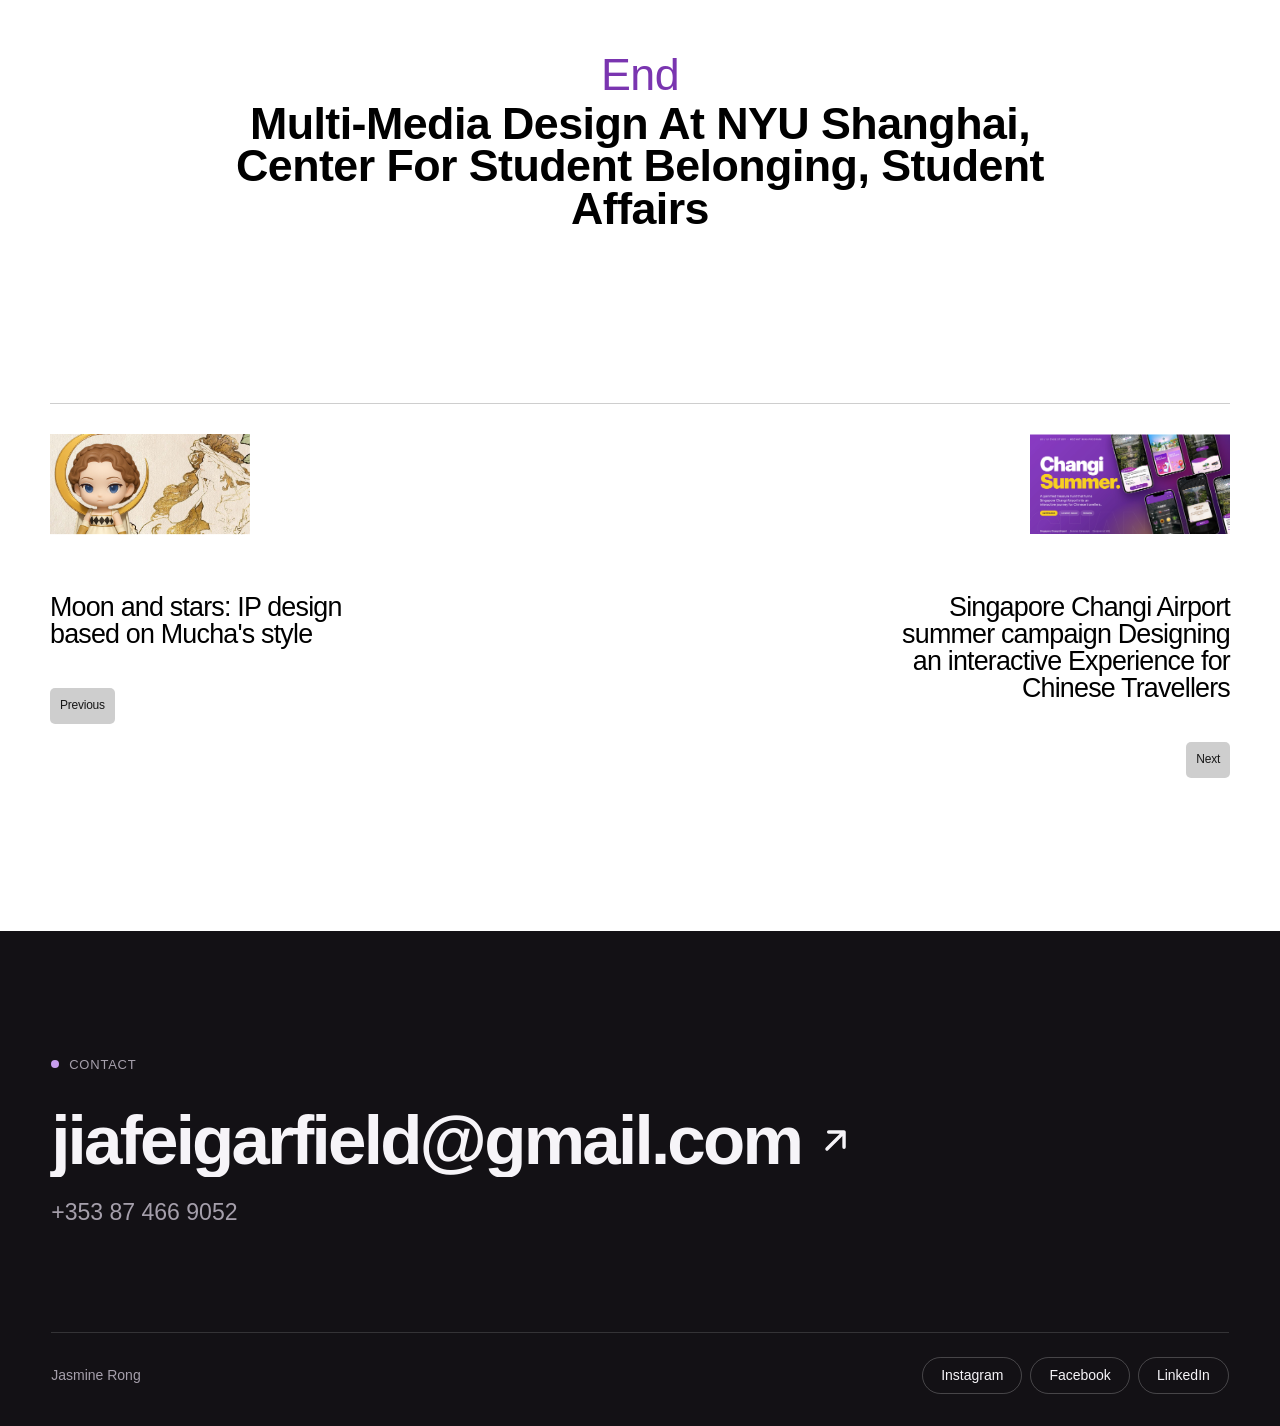
<file: project4_nyu-shanghai.html>
<!DOCTYPE html>
<html lang="en">
<head>
  <meta charset="UTF-8">
  <meta name="viewport" content="width=device-width, initial-scale=1.0">
  <meta name="description" content="Visual and social media design for a NYU Shanghai event, a portfolio case study by Jasmine Rong.">
  <title>NYU Shanghai | Jasmine Rong</title>
  <link rel="stylesheet" href="css/style.css">
  <script src="js/animations.js" defer></script>
</head>
<body>
  <a class="skip-link" href="#main-content">Skip to main content</a>
  <header class="site-header">
    <div class="wrap header-bar">
      <a class="brand" href="index.html"><span class="brand-mark" aria-hidden="true">JR</span><span class="brand-name">Jasmine Rong</span></a>
      <nav class="site-nav" aria-label="Main navigation">
        <ul>
          <li class="nav-home"><a href="index.html">Home</a></li>
          <li><a href="index.html#projects">Projects</a></li>
          <li><a href="resume.html">Resume</a></li>
          <li><a class="nav-cta" href="contact.html">Contact</a></li>
        </ul>
      </nav>
    </div>
  </header>

  <main id="main-content" class="container">
    <header class="case-header">
      <h1>NYU Shanghai-Visual & Social Media Design</h1>
      <p>A collection of poster and social media designs created for the Center for Student Belonging, supporting campus events, cultural programs, and student engagement.</p>
    </header>

    <section>
      <h2>Introduction</h2>
      <p>During my internship at NYU Shanghai Center for Student Belonging, I created visual materials for student events, cultural programs, and community initiatives.</p>
      <p>My work ranged from event posters to social media assets, translating different event themes into clear and engaging visual communication.</p>
    </section>
    <br>

    <section>
      <h2>Deliverables</h2>
      <p>Poster Design</p>
      <p>Social Media Graphic Design</p>
      <p>Event Promotion</p>
      <p>Campaign Visuals</p>
    </section>

    <section>
      <h2>Design Context</h2>
      <p class="subheading">Designing for a diverse campus community</p>
      <p>Each event had a different audience, message, and visual tone. The challenge was to create distinctive identities while keeping information clear, accessible, and appropriate for NYU Shanghai campus communication.</p>
    </section>

    <section>
      <h2>From Brief to Visual Language</h2>
      <p class="subheading">Event Brief</p>
      <p>Event name:"Who Says You Can't? Breaking Limits with Boxing to Redefine Your Boundaries" Aboro Boxing Studio & NYU Shanghai</p>
      <p>Featuring world champion boxer Michele Aboro, the event explored boxing as more than a sport, a way to challenge boundaries, redefine identity, and build confidence through physical and mental strength.</p>
      <p class="subheading">Design Brief</p>
      <p>Create an energetic event visual that reflects the strength and intensity of boxing while communicating themes of identity, empowerment, and community.</p>
      <p class="subheading">Visual Concept</p>
      <p>Inspired by the event message of challenging expectations, I used an expressive and unconventional visual language to represent breaking away from imposed boundaries and defining your own identity.</p>
      <p class="subheading">Moodboard</p>
      <img src="media/project4/moodboard.jpg" alt="moodboard nyushanghai" width="600" height="300">
      <p class="subheading">Visual Elements</p>
      <p class="subheading">Typography</p>
      <p>Raw brush lettering reflects energy and movement.</p>
      <p class="subheading">Illustration</p>
      <p>Boxing gloves become a symbol of strength and resistance.</p>
      <p class="subheading">Colour</p>
      <p>High-contrast pink and black create a bold, confident identity.</p>
      <p class="subheading">Final Poster</p>
      <img src="media/project4/poster%20design.jpg" alt="poster design for boxing event" width="600" height="300">
      <p class="subheading">Live Event</p>
      <img src="media/project4/video%20cover.png" alt="video cover for the event" width="600" height="300"><br>
      <img src="media/project4/picture.jpg" alt="picture for the event" width="600" height="300">
      </section>
      <br>

      <section>
        <h3>End</h3>
        <p>Multi-media design at NYU Shanghai, Center for Student Belonging, Student Affairs</p>
      </section>
    <br>

    <nav class="changepage" aria-label="more project">
      <article class="nyushanghai-list">
        <img src="media/moon-and-stars-cover.jpg" alt="moon-and-stars cover" width="200" height="100">
        <div class="changepage-info">
          <h4 class="changepage-tag">Moon and stars: IP design based on Mucha's style</h4>
          <a class="button-previous" href="project3_moon-and-stars.html">Previous</a>
        </div>
      </article>

      <article class="changepage-list changepage-list-next">
        <img src="media/changi-cover.jpg" alt="changi cover" width="200" height="100">
        <div class="changepage-info">
          <h4 class="changepage-tag">Singapore Changi Airport summer campaign Designing an interactive Experience for Chinese Travellers</h4>
          <a class="button-next" href="project1_changi.html">Next</a>
        </div>
      </article>
    </nav>
  </main>

  <footer id="contact" class="site-footer">
    <div class="wrap">
      <p class="eyebrow"><span class="eyebrow-dot" aria-hidden="true"></span>Contact</p>
      <address class="footer-address">
        <a class="footer-email" href="mailto:jiafeigarfield@gmail.com">jiafeigarfield@gmail.com</a>
        <a class="footer-phone" href="tel:+353874669052">+353 87 466 9052</a>
      </address>
      <div class="footer-bottom">
        <p>Jasmine Rong</p>
        <nav class="footer-social" aria-label="Social media">
          <ul>
            <li><a href="https://www.instagram.com/jjffy0273/">Instagram</a></li>
            <li><a href="https://www.facebook.com/profile.php?id=61578293039542">Facebook</a></li>
            <li><a href="https://www.linkedin.com/in/jiafei-rong-65b0a43a6">LinkedIn</a></li>
          </ul>
        </nav>
      </div>
    </div>
  </footer>

</body>
</html>
</file>
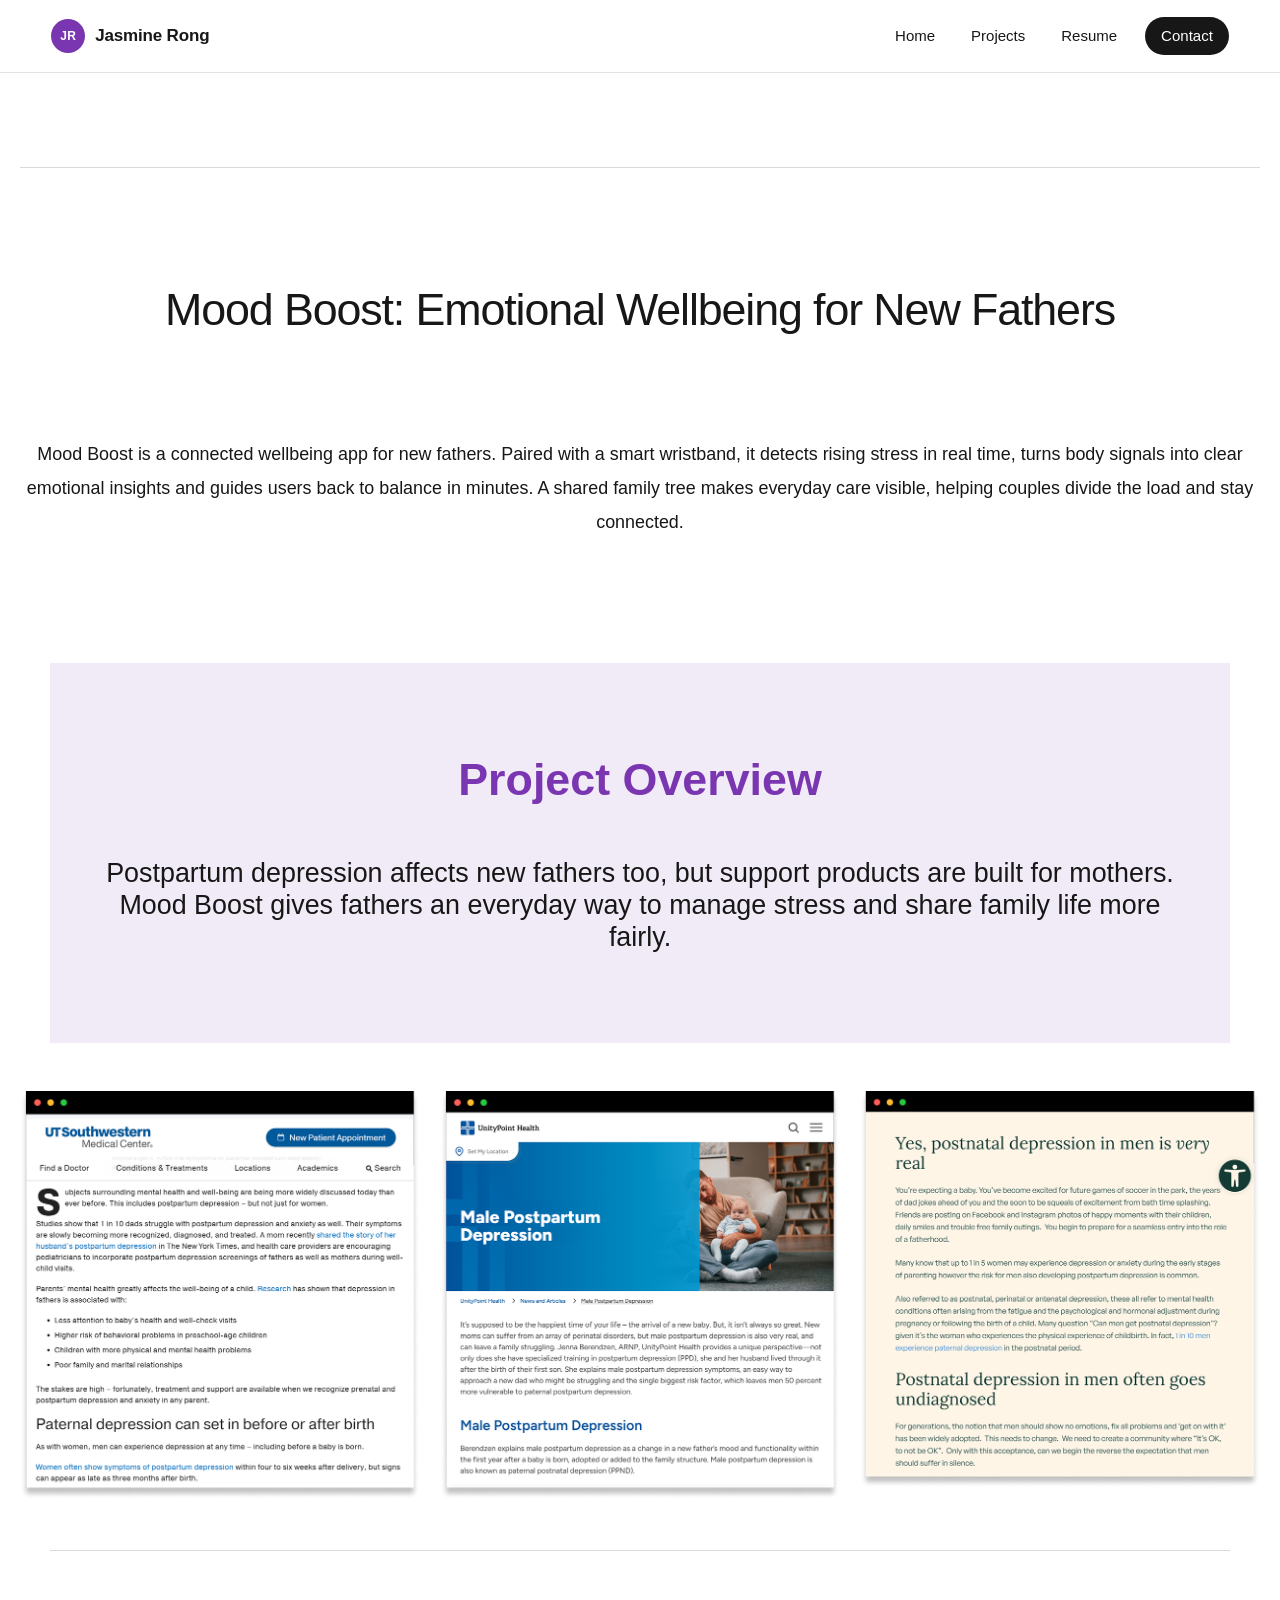
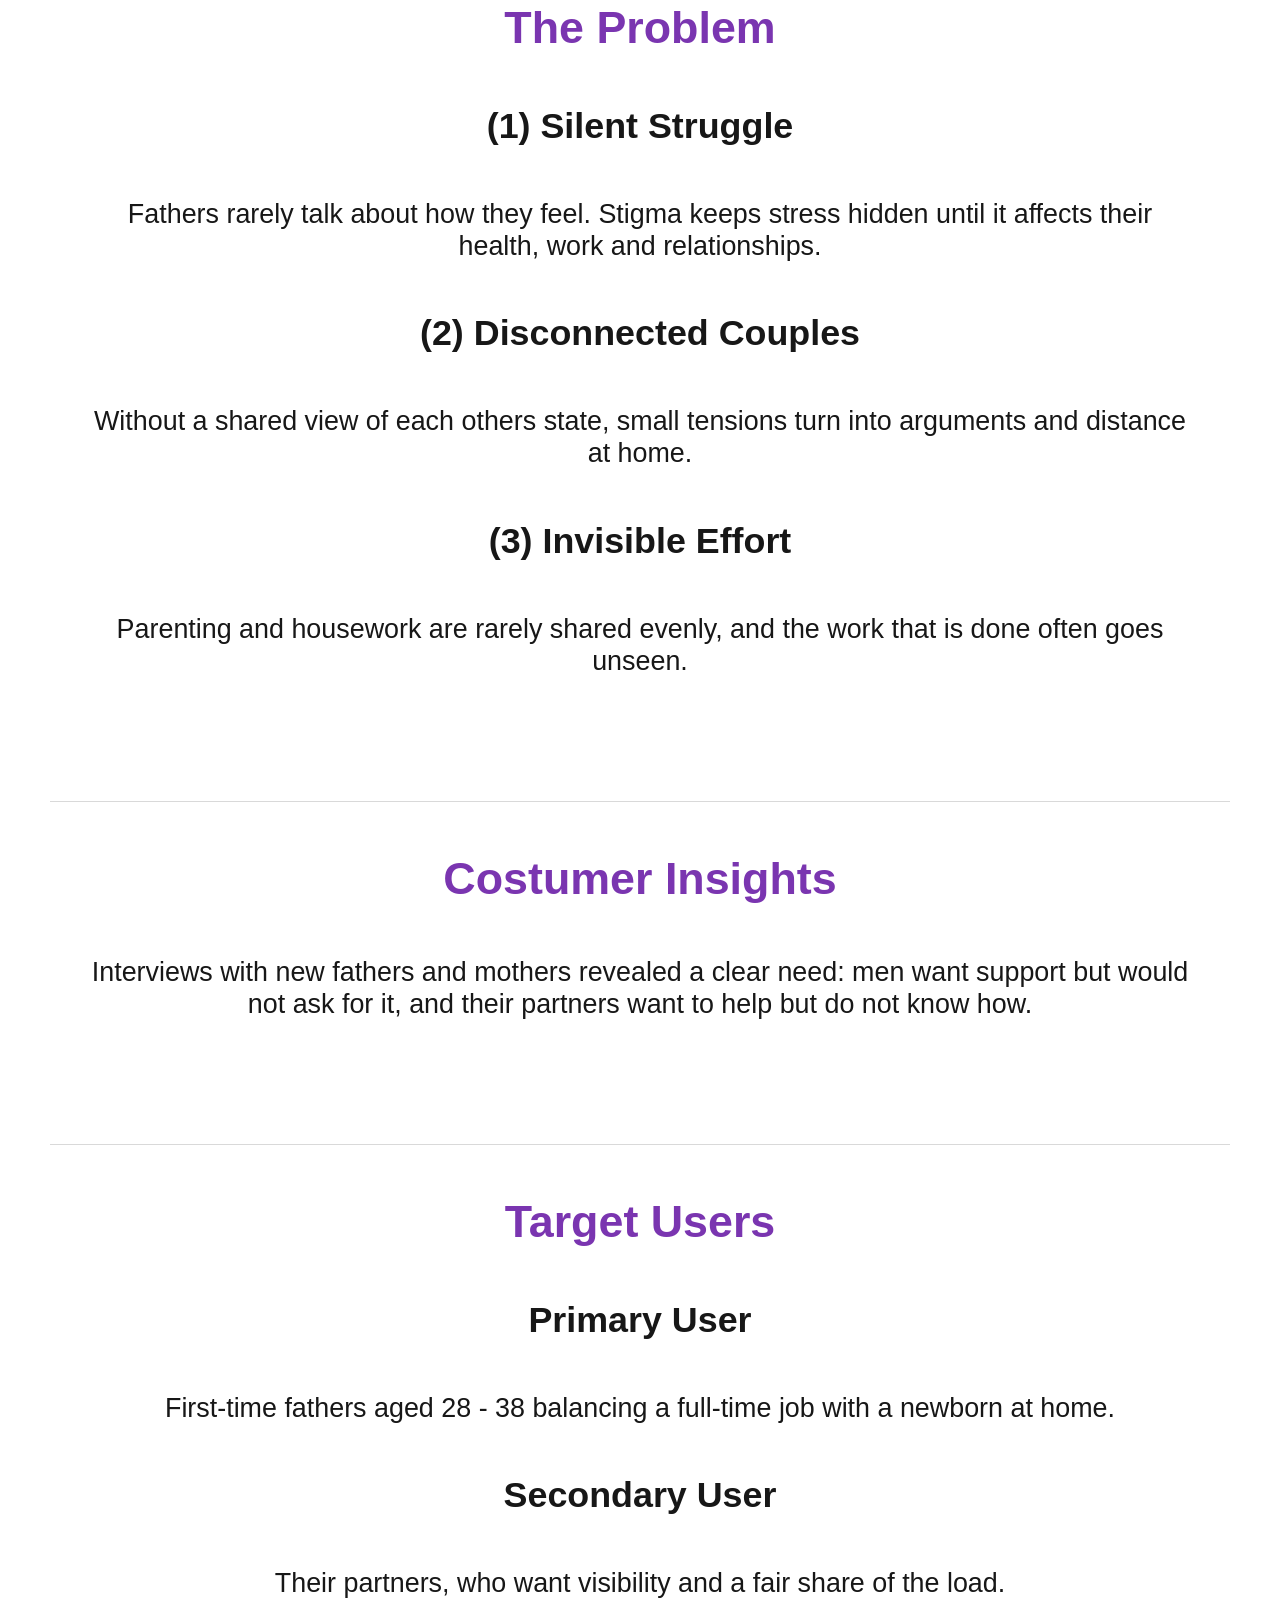
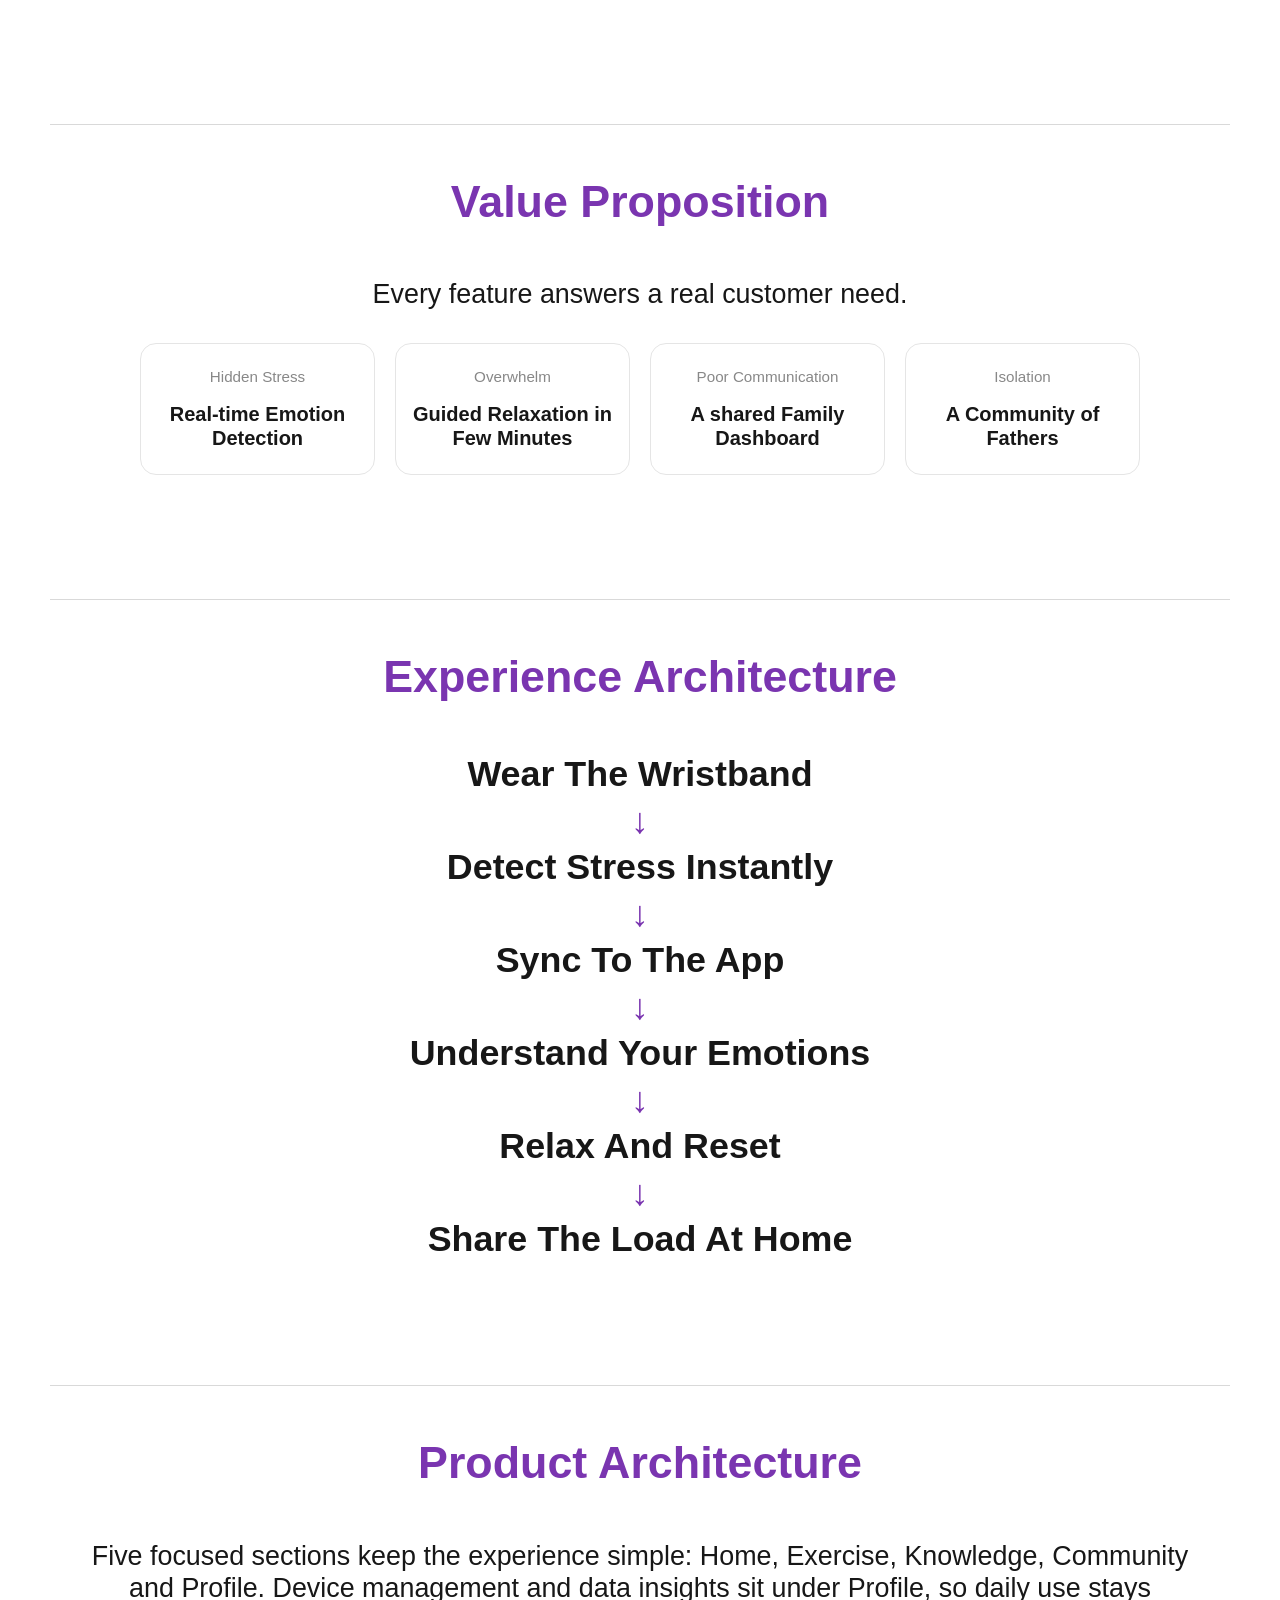
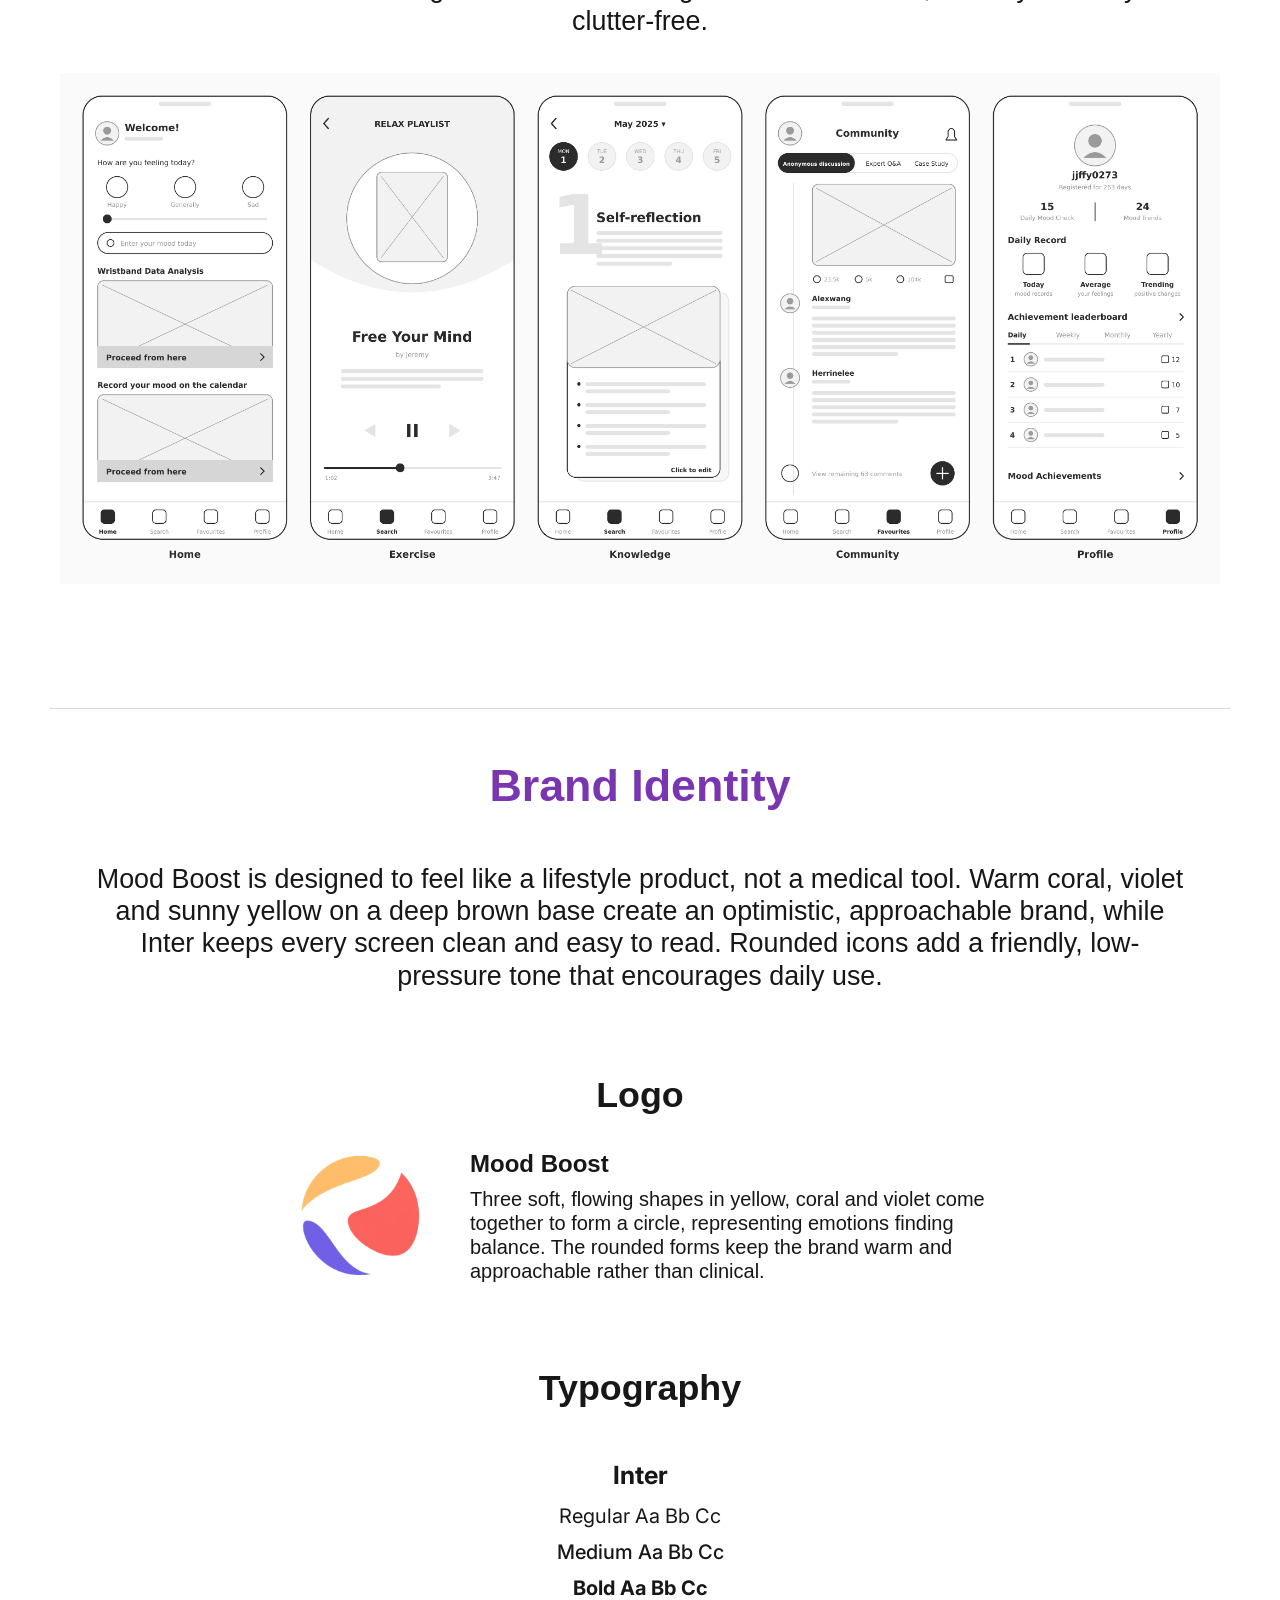
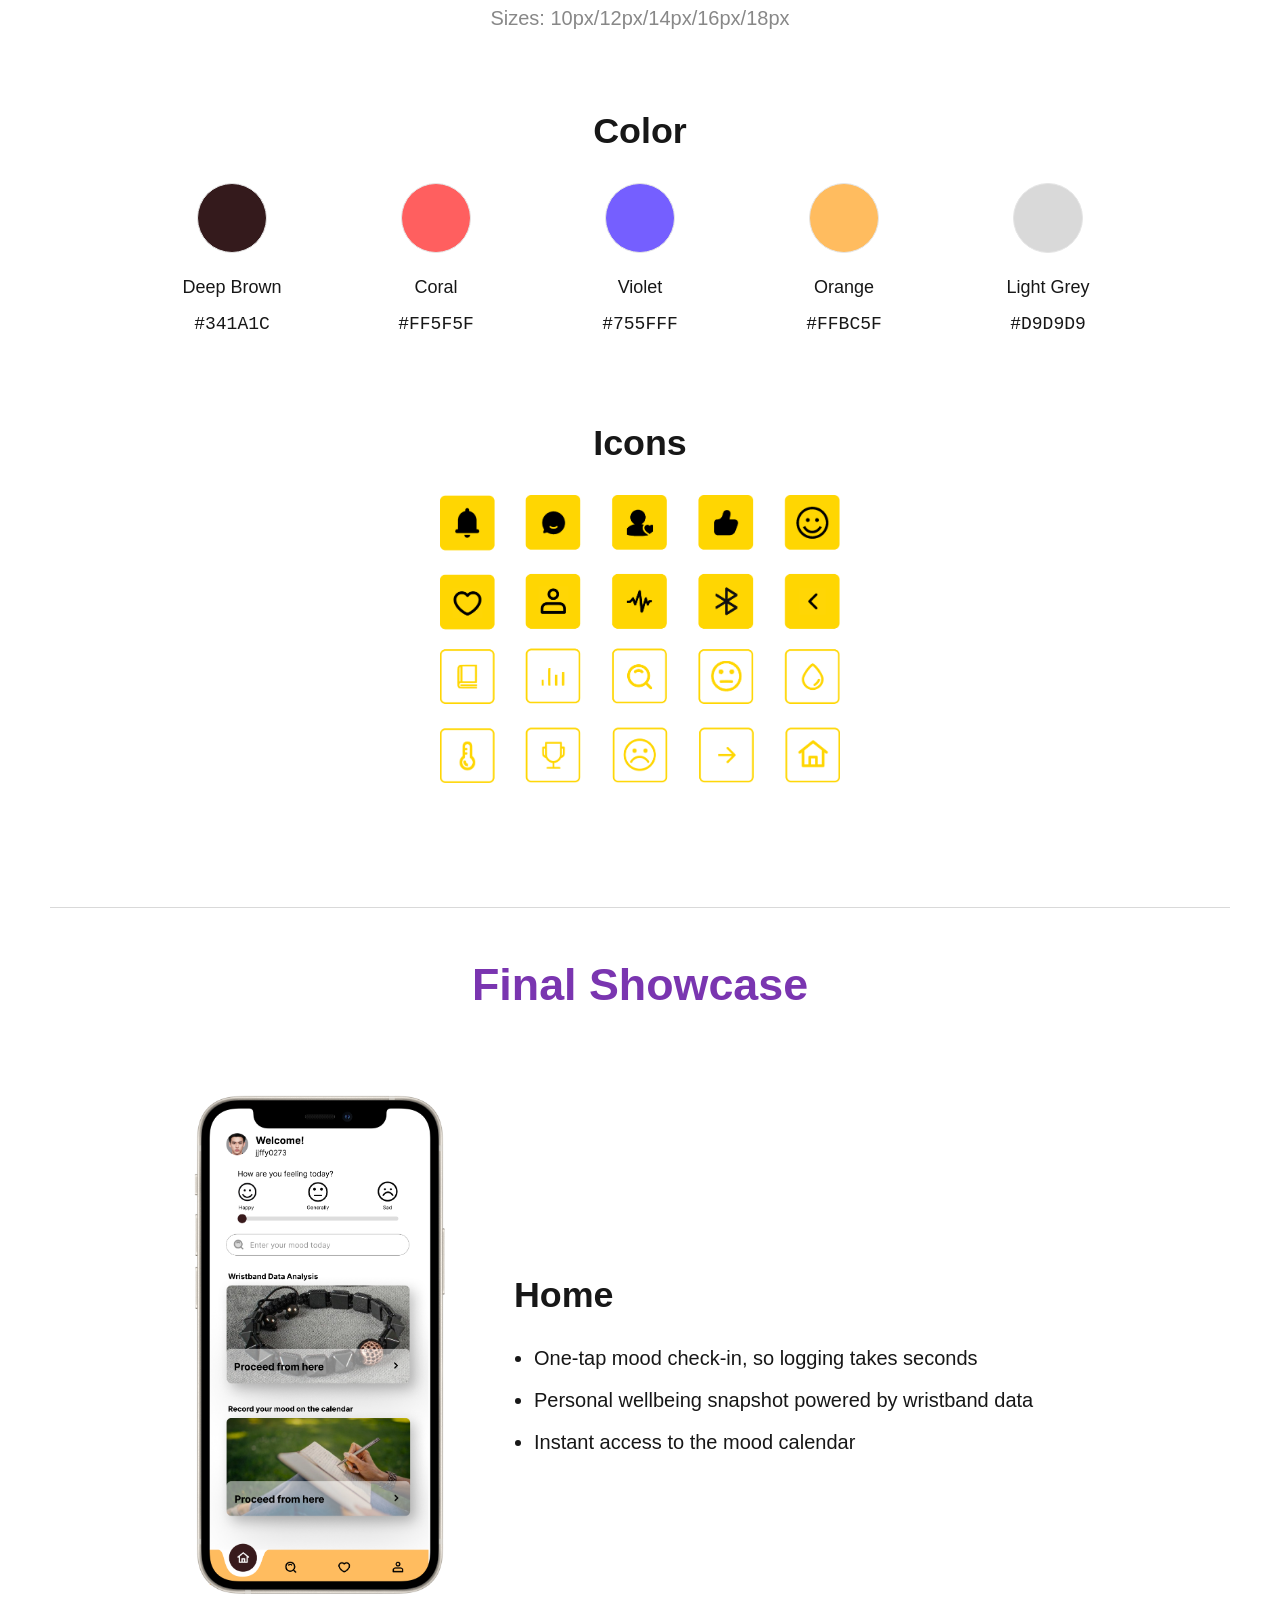
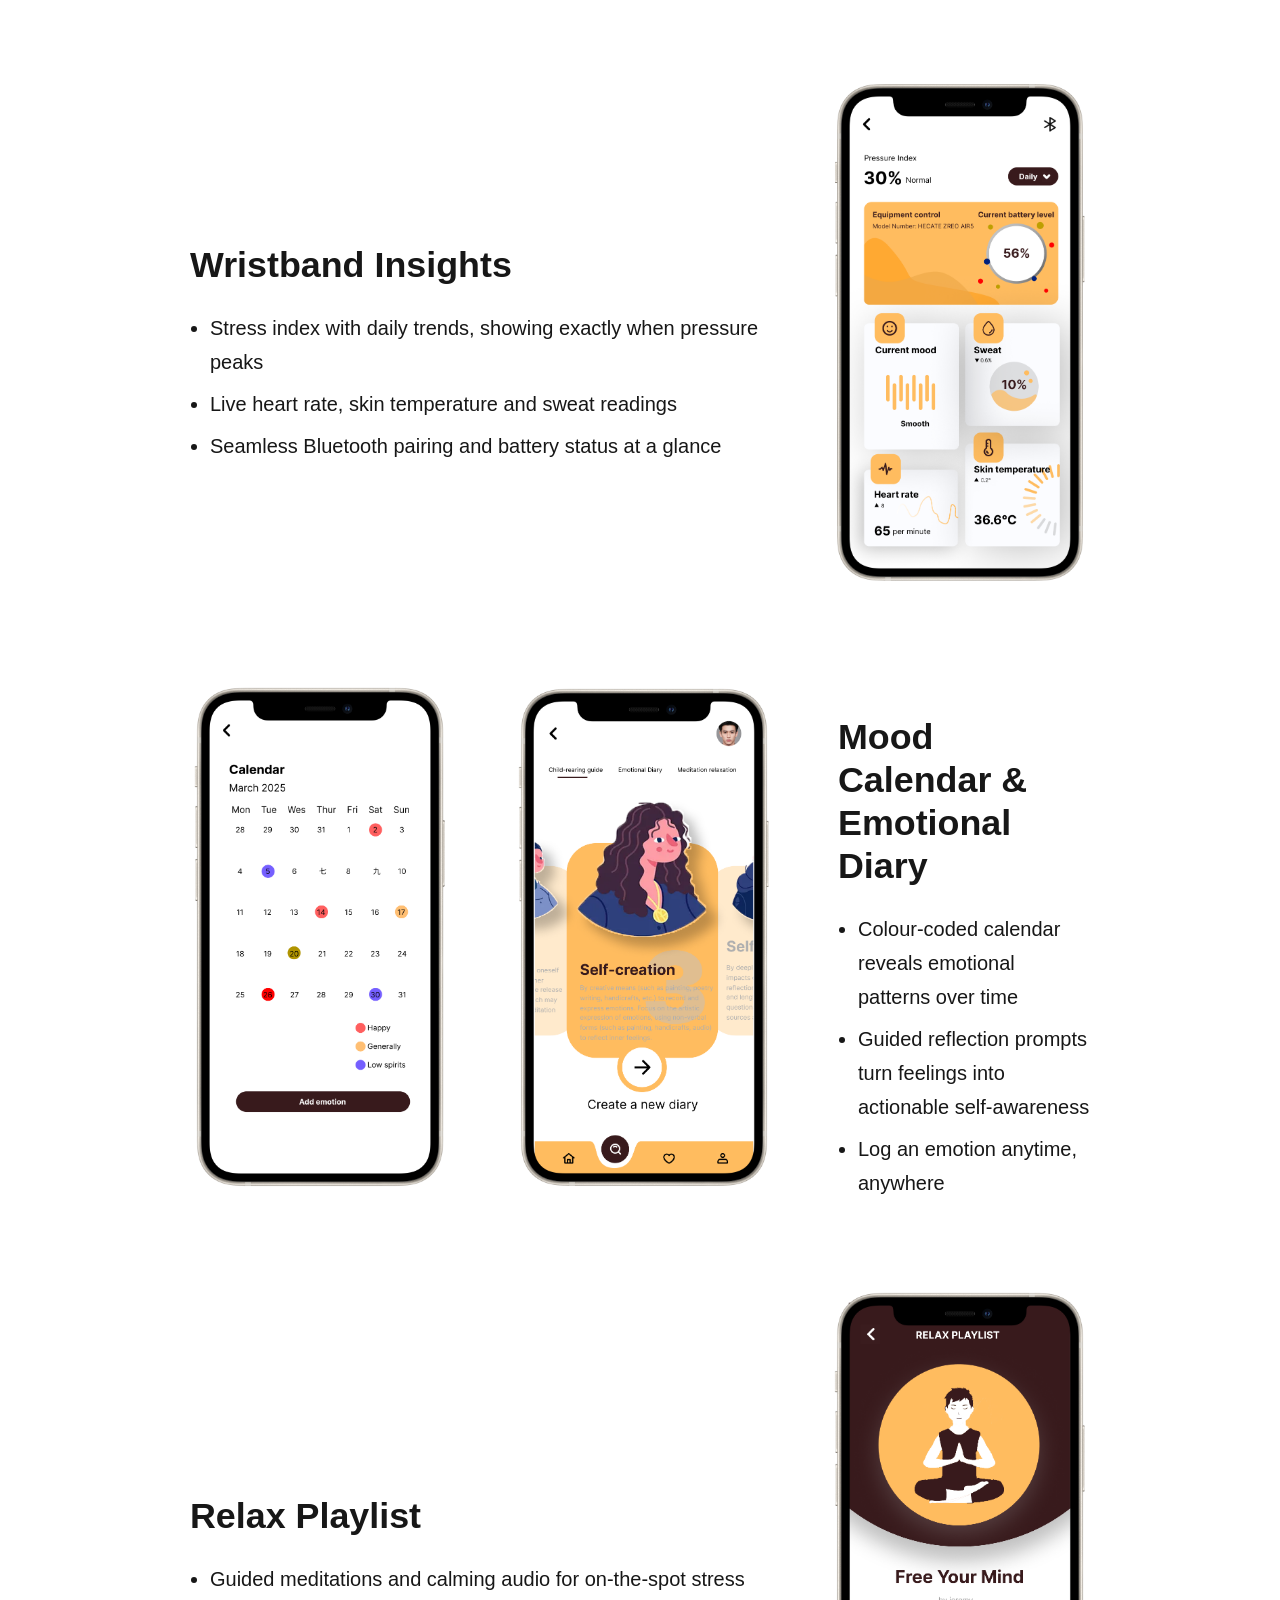
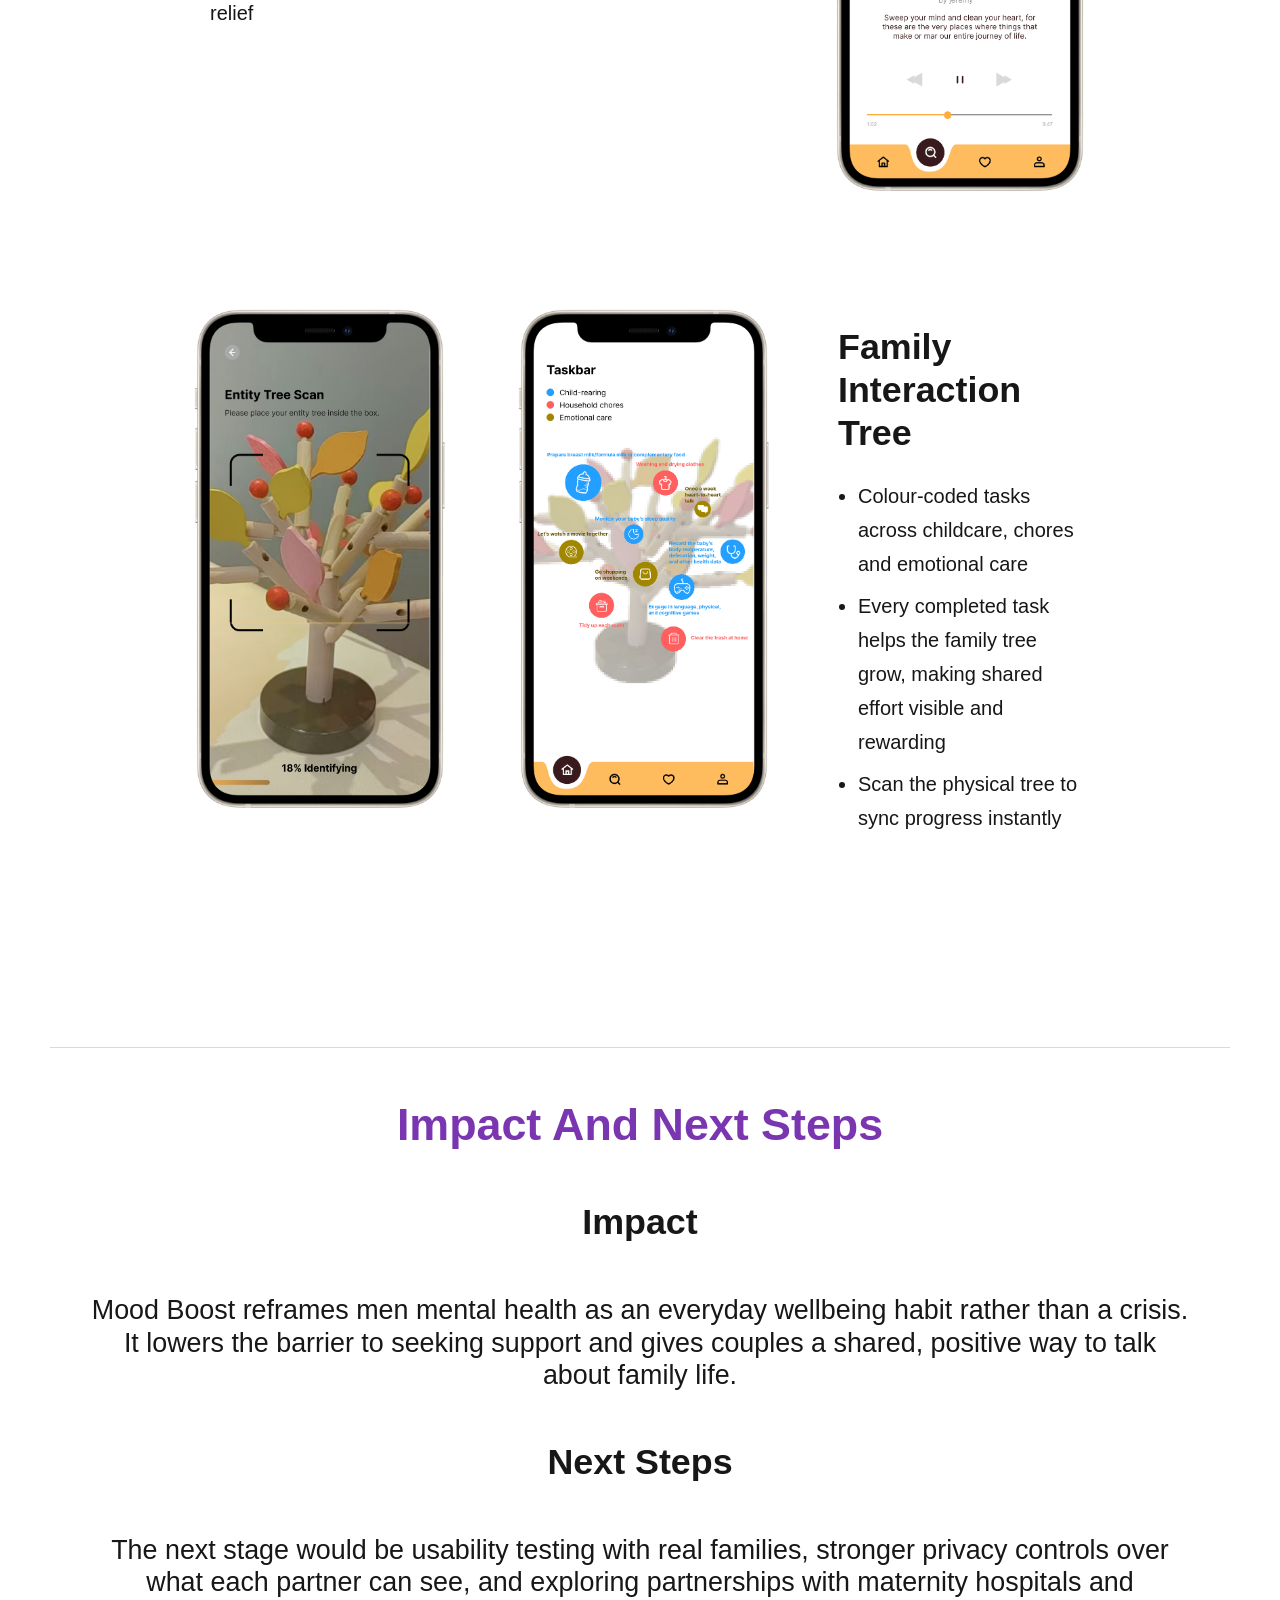
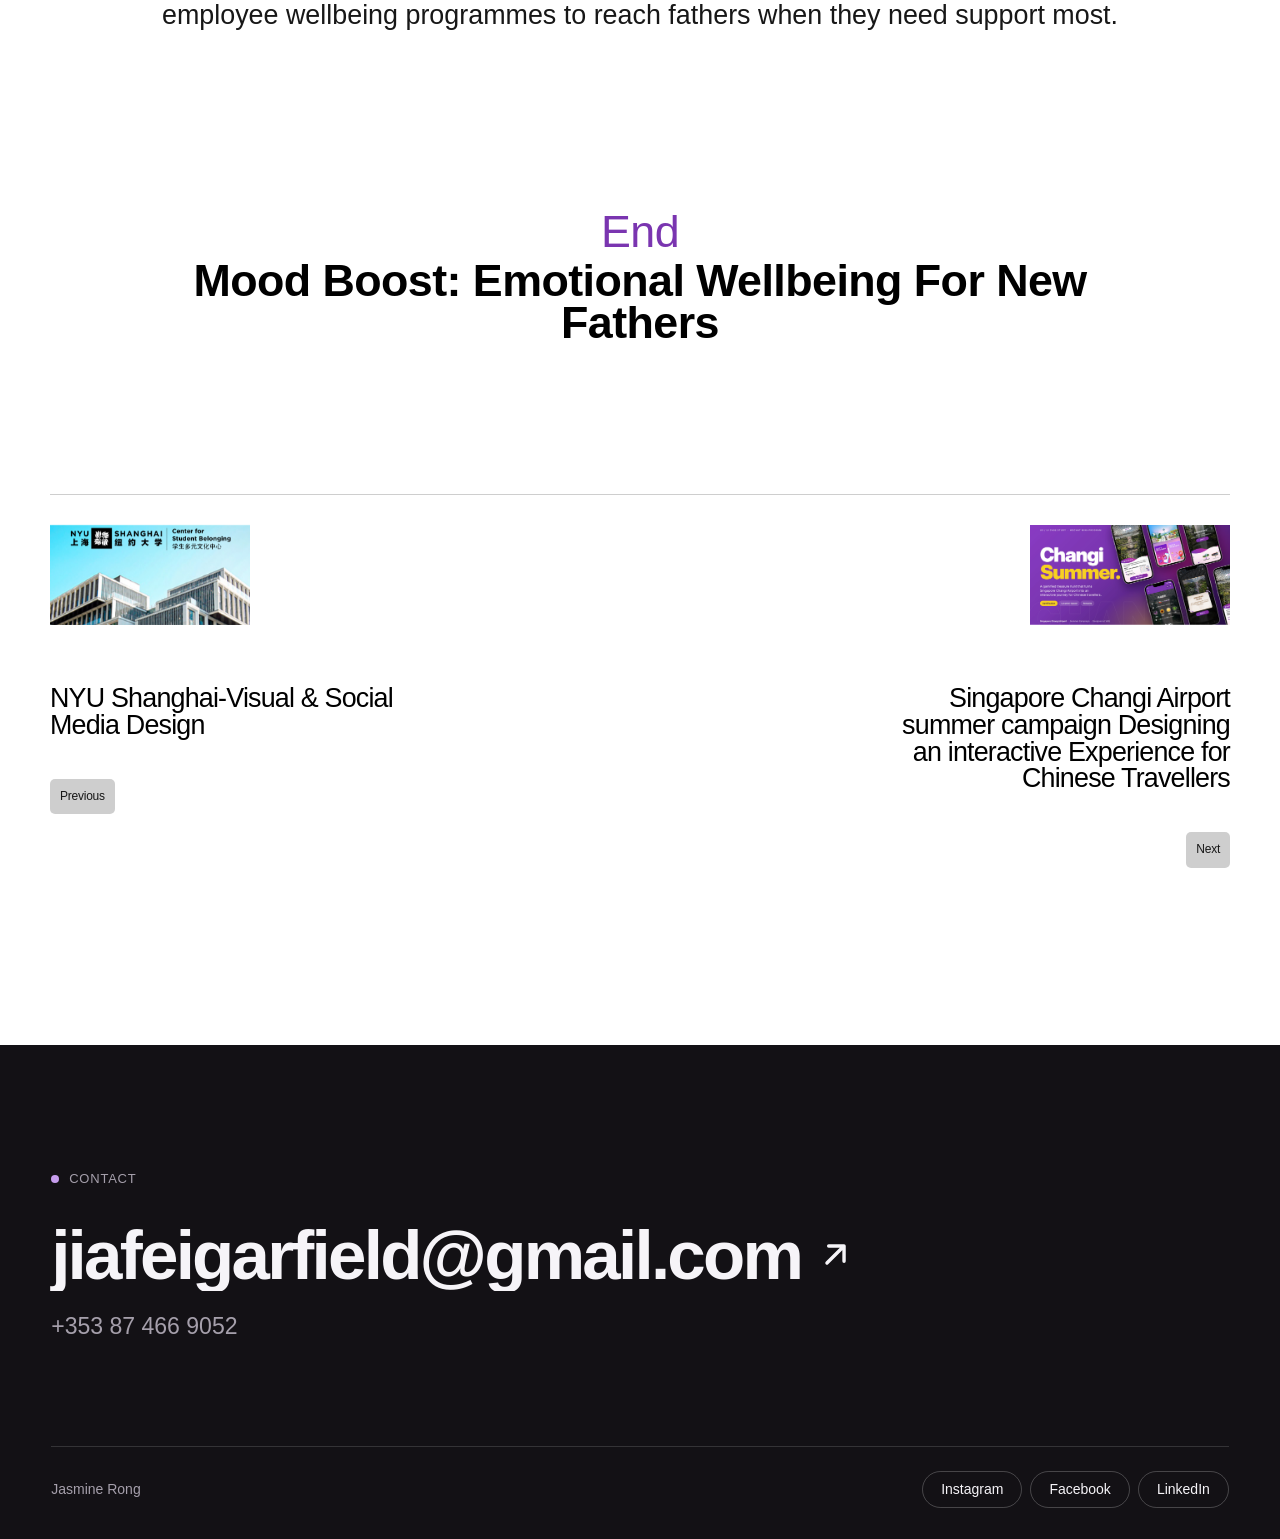
<file: project5_mood-boost.html>
<!doctype html>
<html lang="en">
<head>
    <meta charset="utf-8">
    <meta name="viewport" content="width=device-width, initial-scale=1">
    <meta name="description" content="Jasmine Rong's Mood Boost: Emotional Wellbeing for New Fathers">
    <title>Mood Boost: Emotional Wellbeing for New Fathers</title>
    <link rel="preconnect" href="https://fonts.googleapis.com">
    <link rel="preconnect" href="https://fonts.gstatic.com" crossorigin>
    <link href="https://fonts.googleapis.com/css2?family=Inter:wght@400;500;700&display=swap" rel="stylesheet">
    <link rel="stylesheet" href="css/style.css">
    <script src="js/animations.js" defer></script>
</head>

<body>
    <a class="skip-link" href="#main-content">Skip to main content</a>
    <header class="site-header">
      <div class="wrap header-bar">
        <a class="brand" href="index.html"><span class="brand-mark" aria-hidden="true">JR</span><span class="brand-name">Jasmine Rong</span></a>
        <nav class="site-nav" aria-label="Main navigation">
          <ul>
            <li class="nav-home"><a href="index.html">Home</a></li>
            <li><a href="index.html#projects">Projects</a></li>
            <li><a href="resume.html">Resume</a></li>
            <li><a class="nav-cta" href="contact.html">Contact</a></li>
          </ul>
        </nav>
      </div>
    </header>

    <main id="main-content" class="container">
        <header class="case-header">
            <h1>Mood Boost: Emotional Wellbeing for New Fathers</h1>
            <p class="case-summary">Mood Boost is a connected wellbeing app for new fathers. Paired with a smart wristband, it detects rising stress in real time, turns body signals into clear emotional insights and guides users back to balance in minutes. A shared family tree makes everyday care visible, helping couples divide the load and stay connected.</p>
        </header>
            <br>

            <section>
                <h2>Project Overview</h2>
                <p>Postpartum depression affects new fathers too, but support products are built for mothers. Mood Boost gives fathers an everyday way to manage stress and share family life more fairly.</p>
            </section>
            <br>

            <figure class="img-row">
                <img src="media/project5/Group%20912.png" alt="someone feels depressed" >
                <img src="media/project5/Group%20913.png" alt="someone feels depressed and disappointed" >
                <img src="media/project5/Group%20914.png" alt="someone is bad mood">
            </figure>

            <section> 
                <h2>The Problem</h2>
                <p class="subheading"> (1) Silent Struggle</p>
                <p>Fathers rarely talk about how they feel. Stigma keeps stress hidden until it affects their health, work and relationships.</p>
                <p class="subheading"> (2) Disconnected Couples</p>
                <p>Without a shared view of each others state, small tensions turn into arguments and distance at home.</p>
                <p class="subheading"> (3) Invisible Effort</p>
                <p>Parenting and housework are rarely shared evenly, and the work that is done often goes unseen.</p>
            </section>
            <br>

            <section>
                <h2>Costumer Insights</h2>
                <p>Interviews with new fathers and mothers revealed a clear need: men want support but would not ask for it, and their partners want to help but do not know how.</p>
            </section>
            <br>

            <section>
                <h2>Target Users</h2>
                <p class="subheading">Primary user</p>
                <p>First-time fathers aged 28 - 38 balancing a full-time job with a newborn at home.</p>
                <p class="subheading">Secondary user</p>
                <p>Their partners, who want visibility and a fair share of the load.</p>
            </section>
            <br>

            <section>
                <h2>Value Proposition</h2>
                <p>Every feature answers a real customer need.</p>
                <ul class="value-list">
                    <li>
                        <span class="value-need">Hidden Stress</span>
                        <span class="value-arrow" aria-hidden="true"></span>
                        <span class="value-solution">Real-time Emotion Detection</span>
                    </li>
                    <li>
                        <span class="value-need">Overwhelm</span>
                        <span class="value-arrow" aria-hidden="true"></span>
                        <span class="value-solution">Guided Relaxation in Few Minutes</span>
                    </li>
                    <li>
                        <span class="value-need">Poor Communication</span>
                        <span class="value-arrow" aria-hidden="true"></span>
                        <span class="value-solution">A shared Family Dashboard</span>
                    </li>
                    <li>
                        <span class="value-need">Isolation</span>
                        <span class="value-arrow" aria-hidden="true"></span>
                        <span class="value-solution">A Community of Fathers</span>
                    </li>
                </ul>
            </section>
            <br>

            <section>
                <h2>Experience Architecture</h2>
                <ol class="flow-vertical">
                    <li>Wear the Wristband</li>
                    <li>Detect Stress Instantly</li>
                    <li>Sync to the App</li>
                    <li>Understand Your Emotions</li>
                    <li>Relax and Reset</li>
                    <li>Share the Load at Home</li>
                </ol>
            </section>
            <br>
            
            <section>
                <h2>Product Architecture</h2>
                <p>Five focused sections keep the experience simple: Home, Exercise, Knowledge, Community and Profile. Device management and data insights sit under Profile, so daily use stays clutter-free.</p>
                <img src="media/project5/lofi-overview.png" alt="this is the whole low-fi screens">
            </section>
            <br>

            <section>
                <h2>Brand Identity</h2>
                <p>Mood Boost is designed to feel like a lifestyle product, not a medical tool. Warm coral, violet and sunny yellow on a deep brown base create an optimistic, approachable brand, while Inter keeps every screen clean and easy to read. Rounded icons add a friendly, low-pressure tone that encourages daily use.</p>
                <div class="brand-grid">
                    <div class="brand-block">
                        <p class="subheading">Logo</p>
                        <div class="logo-row">
                            <img class="logo-row-img" src="media/project5/logo.png" alt="the project logo" width="200" height="200">
                            <div class="logo-row-text">
                                <p class="logo-name">Mood Boost</p>
                                <p>Three soft, flowing shapes in yellow, coral and violet come together to form a circle, representing emotions finding balance. The rounded forms keep the brand warm and approachable rather than clinical.</p>
                            </div>
                        </div>
                    </div>

                    <div class="brand-block">
                        <p class="subheading">Typography</p>
                        <p class="font-name">Inter</p>
                        <ul class="font-weights">
                            <li style="font-weight:400">Regular Aa Bb Cc</li>
                            <li style="font-weight:500">Medium Aa Bb Cc</li>
                            <li style="font-weight:bold">Bold Aa Bb Cc</li>
                        </ul>
                        <p class="font-sizes">Sizes: 10px/12px/14px/16px/18px</p>
                    </div>

                    <div class="brand-block brand-wide">
                        <p class="subheading">Color</p>
                        <ul class="swatches">
                            <li><span class="swatch" style="background:#341a1c"></span>Deep Brown<br><code>#341A1C</code></li>
                            <li><span class="swatch" style="background:#ff5f5f"></span>Coral<br><code>#FF5F5F</code></li>
                            <li><span class="swatch" style="background:#755fff"></span>Violet<br><code>#755FFF</code></li>
                            <li><span class="swatch" style="background:#FFBC5F"></span>Orange<br><code>#FFBC5F</code></li>
                            <li><span class="swatch" style="background:#D9d9d9"></span>Light Grey<br><code>#D9D9D9</code></li>
                        </ul>
                    </div>

                    <div class="brand-block brand-wide">
                        <p class="subheading">Icons</p>
                        <img class="icon-set" src="media/project5/icons.png" alt="project of this icon">
                    </div>

                </div>
            </section>
            <br>

            <section>
                <h2>Final Showcase</h2>

                <div class="showcase-item">
                    <img src="media/project5/homepage.png" alt="homepage">
                    <div class="showcase-text">
                        <p class="subheading">Home</p><br>
                        <ul>
                            <li>One-tap mood check-in, so logging takes seconds</li>
                            <li>Personal wellbeing snapshot powered by wristband data</li>
                            <li>Instant access to the mood calendar</li>
                        </ul>
                    </div>
                </div>

                <div class="showcase-item reverse">
                    <img src="media/project5/Wristband%20Insights.png" alt="wristband insights">
                    <div class="showcase-text">
                        <p class="subheading">Wristband Insights</p><br>
                        <ul>
                            <li>Stress index with daily trends, showing exactly when pressure peaks</li>
                            <li>Live heart rate, skin temperature and sweat readings</li>
                            <li>Seamless Bluetooth pairing and battery status at a glance</li>
                        </ul>
                    </div>
                </div>

                <div class="showcase-item">
                    <img src="media/project5/Mood%20Calender.png" alt="mood calender">
                    <img src="media/project5/Emotional%20Diary.png" alt="emotional daily">
                    <div class="showcase-text">
                        <p class="subheading">Mood Calendar &amp; Emotional Diary</p><br>
                        <ul>
                            <li>Colour-coded calendar reveals emotional patterns over time</li>
                            <li>Guided reflection prompts turn feelings into actionable self-awareness</li>
                            <li>Log an emotion anytime, anywhere</li>
                        </ul>
                    </div>
                </div>

                <div class="showcase-item reverse">
                    <img src="media/project5/Relax%20Playlist.png" alt="relax playlist">
                    <div class="showcase-text">
                        <p class="subheading">Relax Playlist</p><br>
                        <ul>
                            <li>Guided meditations and calming audio for on-the-spot stress relief</li>
                        </ul>
                    </div>
                </div>

                <div class="showcase-item">
                    <img src="media/project5/Scan%20the%20tree.png" alt="scan the family interaction tree">
                    <img src="media/project5/Task%20bar.png" alt="task bar list on this tree">
                    <div class="showcase-text">
                        <p class="subheading">Family Interaction Tree</p><br>
                        <ul>
                            <li>Colour-coded tasks across childcare, chores and emotional care</li>
                            <li>Every completed task helps the family tree grow, making shared effort visible and rewarding</li>
                            <li>Scan the physical tree to sync progress instantly</li>
                        </ul>
                    </div>
                </div>
            </section>
            <br>

            <section>
                <h2>Impact and Next Steps</h2>
                <p class="subheading">Impact</p>
                <p>Mood Boost reframes men mental health as an everyday wellbeing habit rather than a crisis. It lowers the barrier to seeking support and gives couples a shared, positive way to talk about family life.</p>
                <p class="subheading">Next Steps</p>
                <p>The next stage would be usability testing with real families, stronger privacy controls over what each partner can see, and exploring partnerships with maternity hospitals and employee wellbeing programmes to reach fathers when they need support most.</p>
            </section>
            <br>

            <section>
                <h3>End</h3>
                <p>Mood Boost: Emotional Wellbeing for New Fathers</p>
            </section>
    
        <nav class="changepage" aria-label="More projects">
        <article class="changepage-list">
            <img src="media/nyu-shanghai-cover.jpg" alt="NYU Shanghai project cover" width="200" height="100">
            <div class="changepage-info">
                <h4 class="changepage-tag">NYU Shanghai-Visual &amp; Social Media Design</h4>
                <a class="button-previous" href="project4_nyu-shanghai.html">Previous</a>
            </div>
        </article>

        <article class="changepage-list changepage-list-next">
            <img src="media/changi-cover.jpg" alt="Changi Airport project cover" width="200" height="100">
            <div class="changepage-info">
                <h4 class="changepage-tag">Singapore Changi Airport summer campaign Designing an interactive Experience for Chinese Travellers</h4>
                <a class="button-next" href="project1_changi.html">Next</a>
            </div>
        </article>
        </nav>
        <br>
    </main>

    <footer id="contact" class="site-footer">
      <div class="wrap">
        <p class="eyebrow"><span class="eyebrow-dot" aria-hidden="true"></span>Contact</p>
        <address class="footer-address">
          <a class="footer-email" href="mailto:jiafeigarfield@gmail.com">jiafeigarfield@gmail.com</a>
          <a class="footer-phone" href="tel:+353874669052">+353 87 466 9052</a>
        </address>
        <div class="footer-bottom">
          <p>Jasmine Rong</p>
          <nav class="footer-social" aria-label="Social media">
            <ul>
              <li><a href="https://www.instagram.com/jjffy0273/">Instagram</a></li>
              <li><a href="https://www.facebook.com/profile.php?id=61578293039542">Facebook</a></li>
              <li><a href="https://www.linkedin.com/in/jiafei-rong-65b0a43a6">LinkedIn</a></li>
            </ul>
          </nav>
        </div>
      </div>
    </footer>


</body>
</html>
</file>
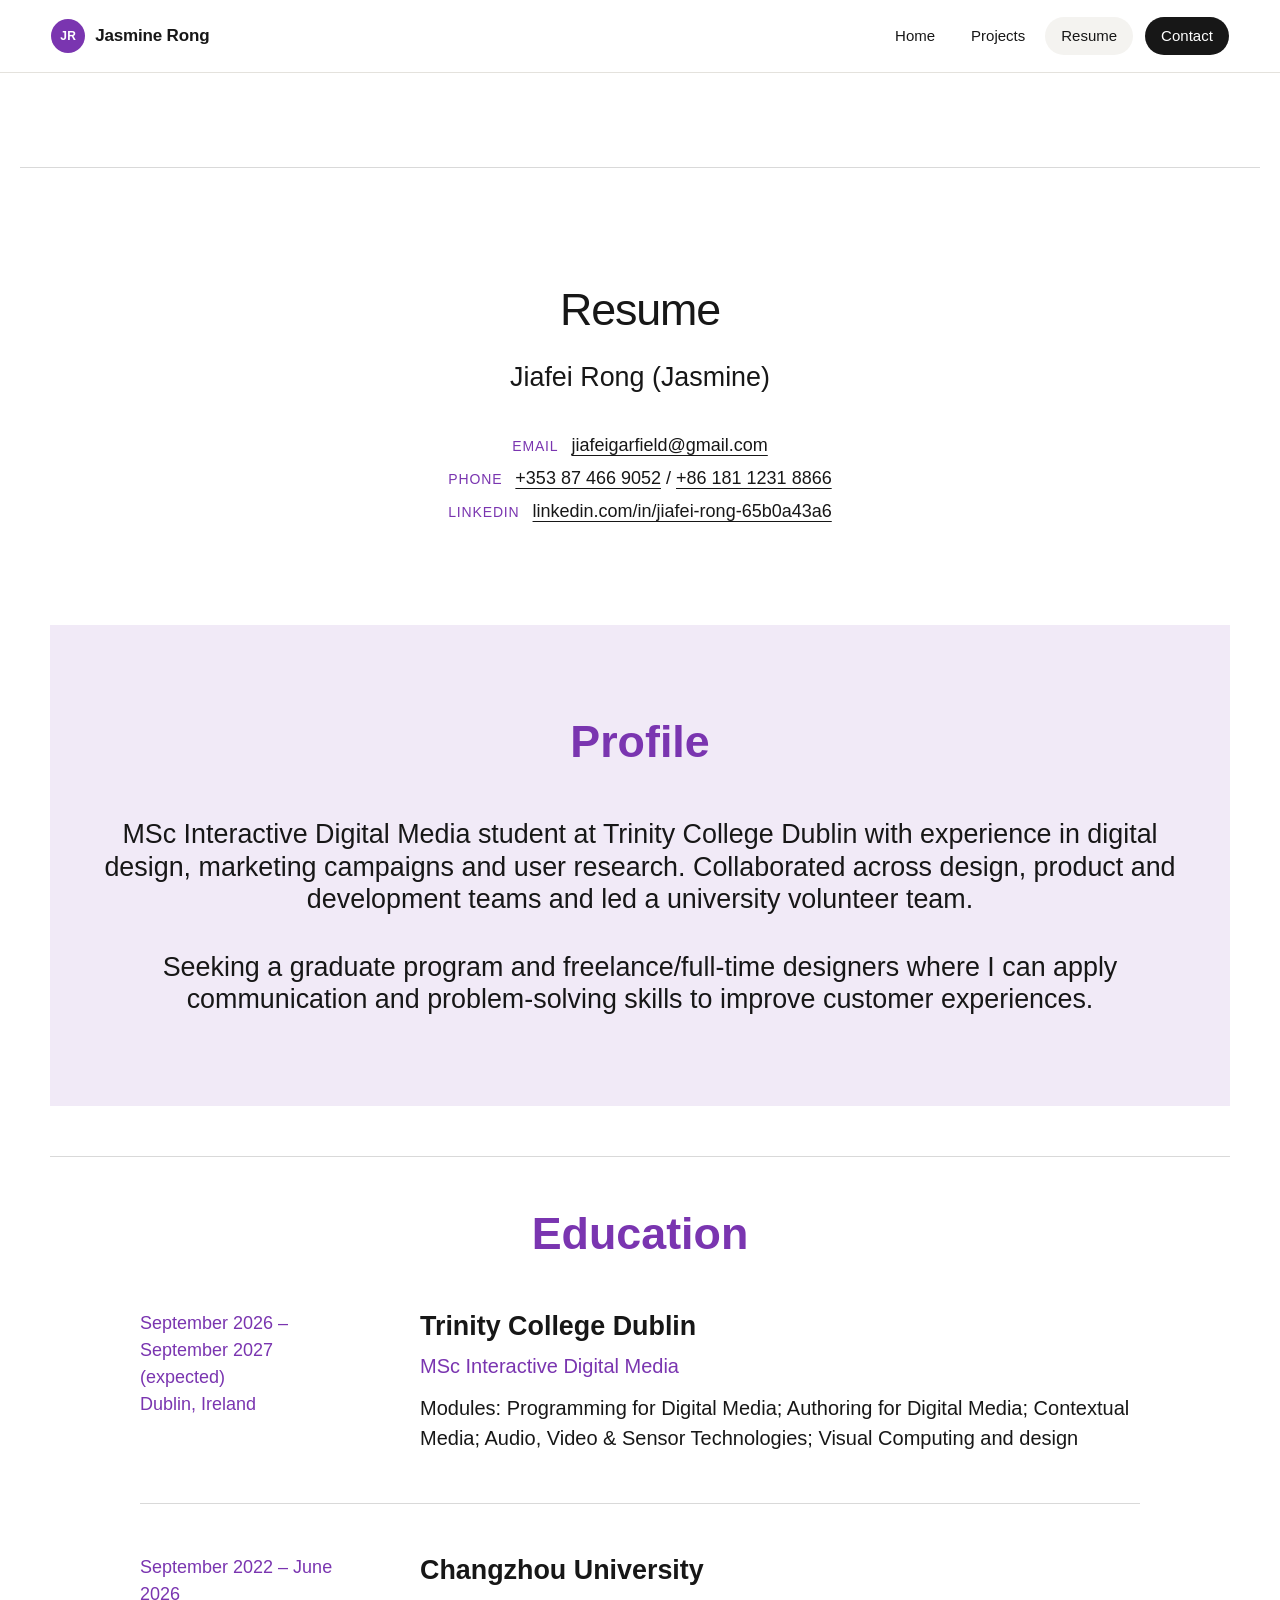
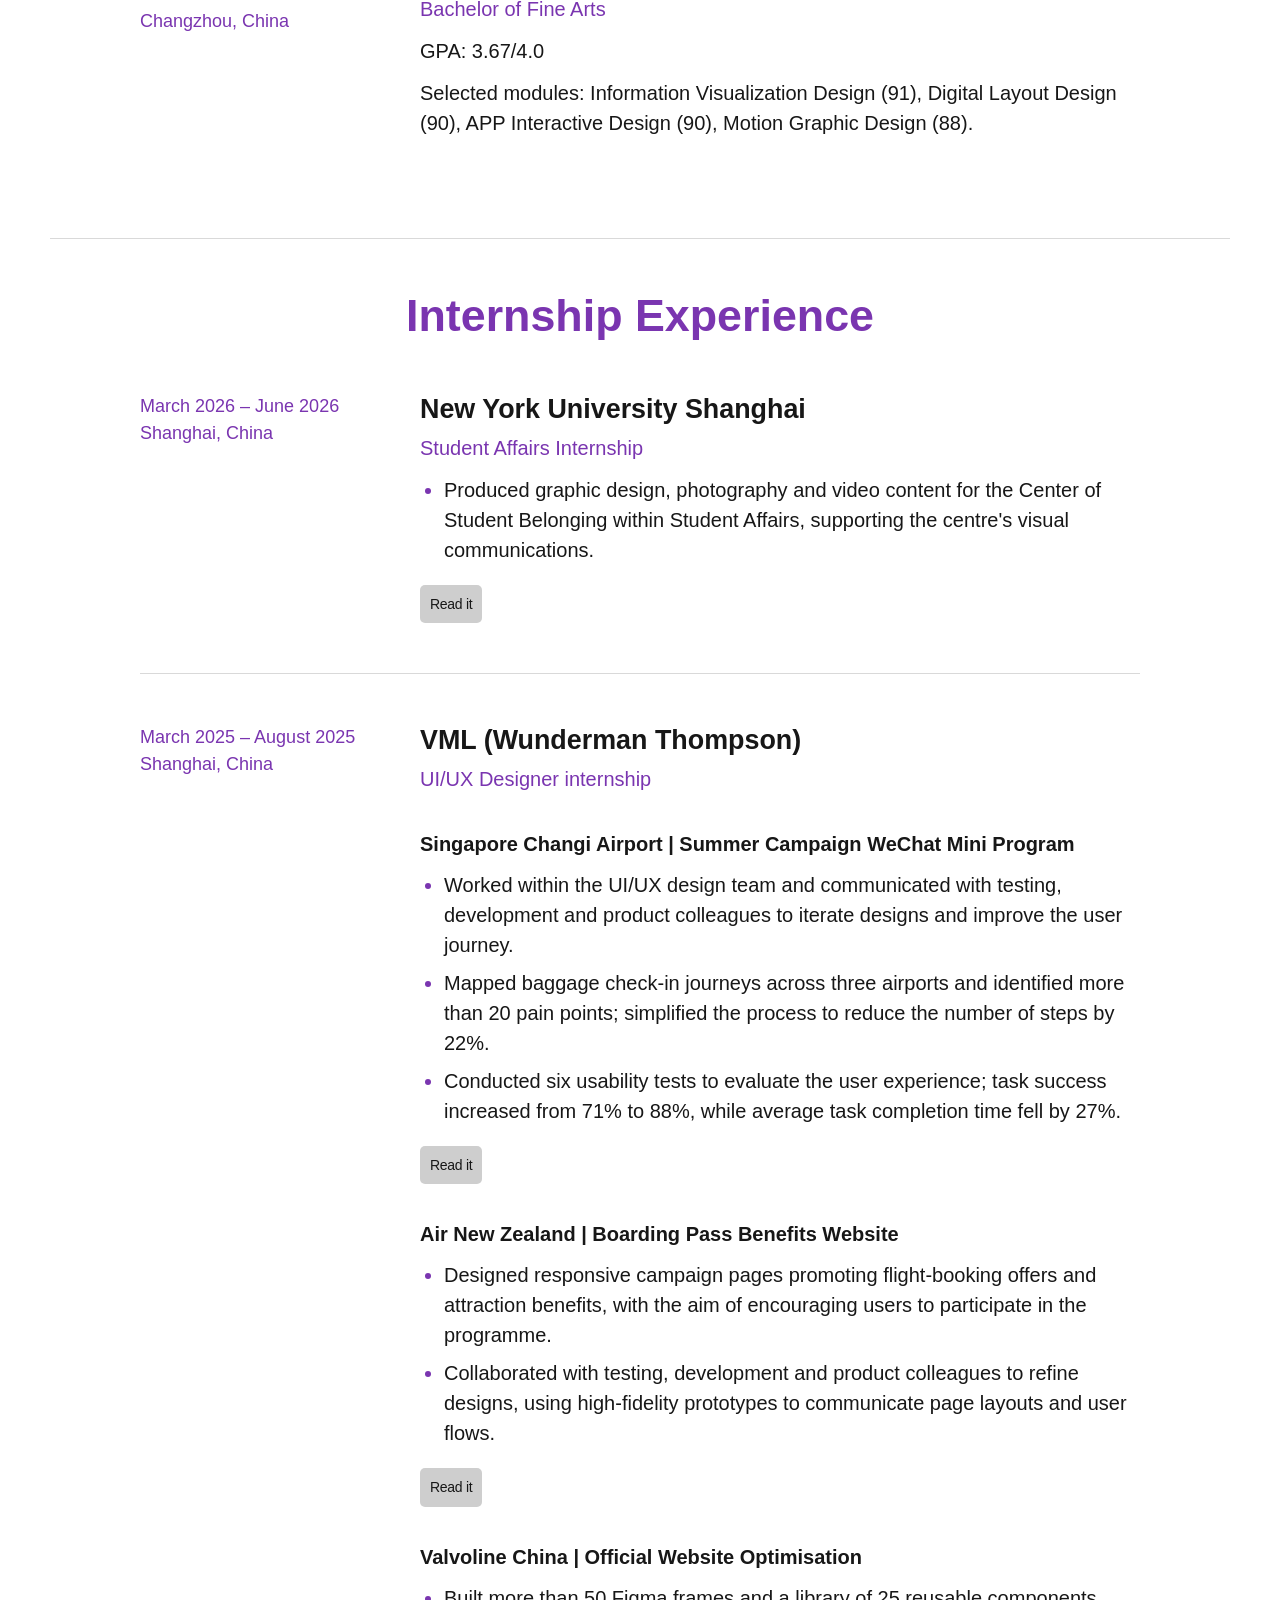
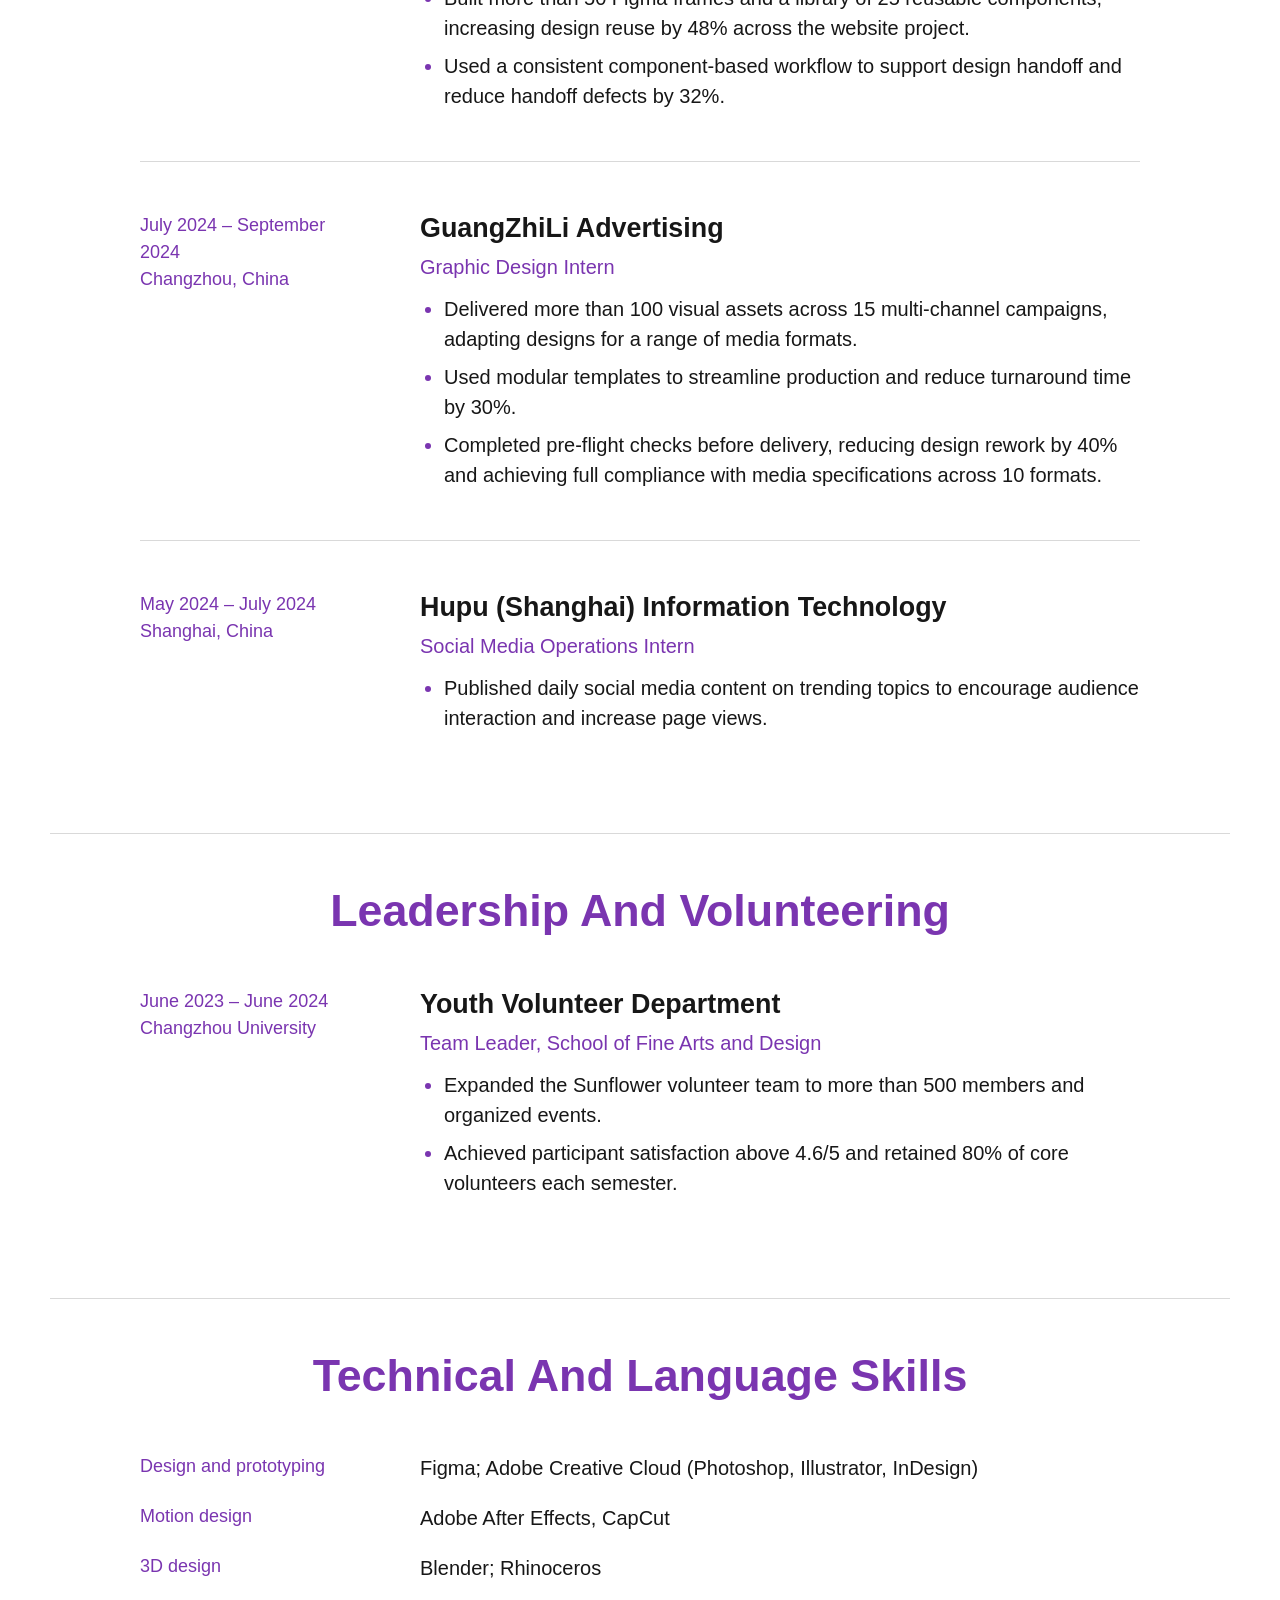
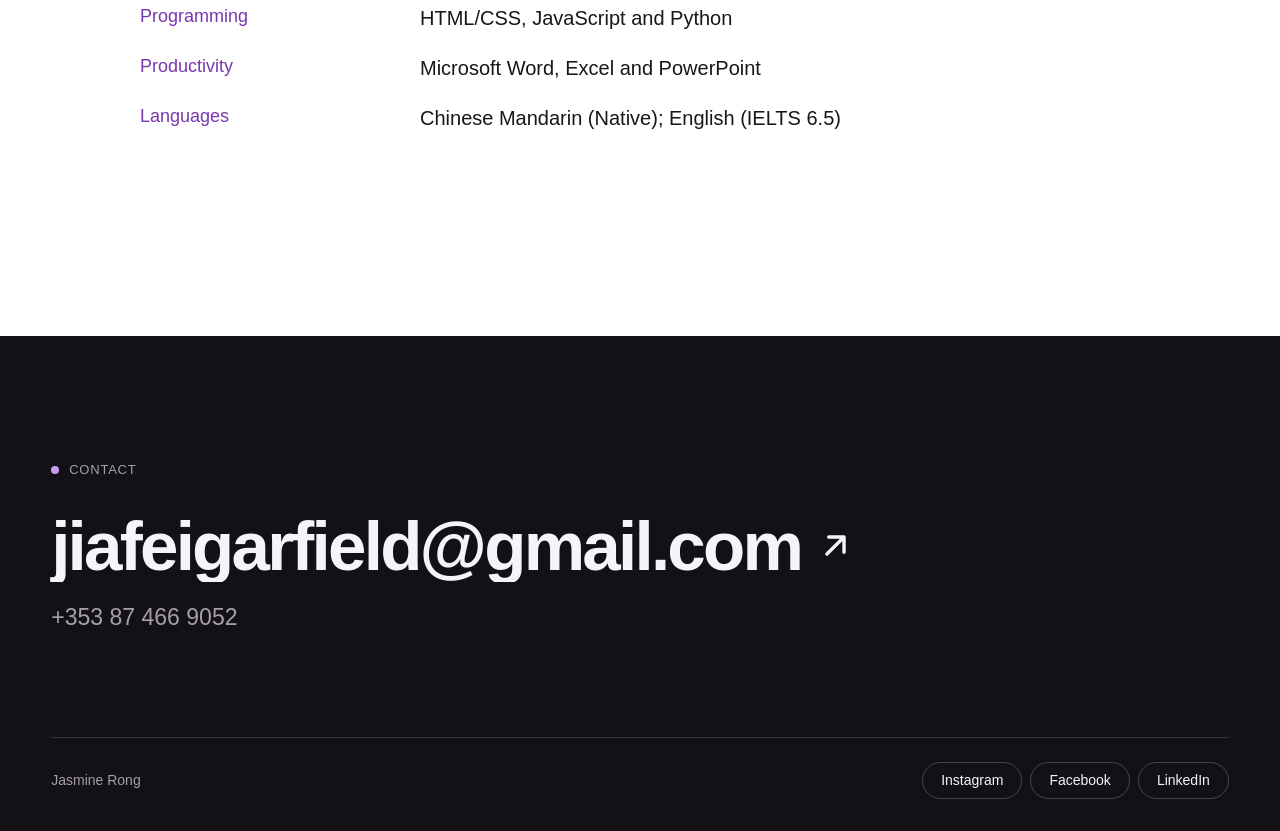
<file: resume.html>
<!doctype html>
<html lang="en">
<head>
  <meta charset="utf-8">
  <meta name="viewport" content="width=device-width, initial-scale=1">
  <meta name="description" content="Resume of Jiafei Rong (Jasmine): education, UI/UX and graphic design experience, leadership and skills.">
  <title>Resume | Jasmine Rong</title>
  <link rel="stylesheet" href="css/style.css">
  <script src="js/animations.js" defer></script>
</head>

<body>
  <a class="skip-link" href="#main-content">Skip to main content</a>
  <header class="site-header">
    <div class="wrap header-bar">
      <a class="brand" href="index.html"><span class="brand-mark" aria-hidden="true">JR</span><span class="brand-name">Jasmine Rong</span></a>
      <nav class="site-nav" aria-label="Main navigation">
        <ul>
          <li class="nav-home"><a href="index.html">Home</a></li>
          <li><a href="index.html#projects">Projects</a></li>
          <li><a href="resume.html" aria-current="page">Resume</a></li>
          <li><a class="nav-cta" href="contact.html">Contact</a></li>
        </ul>
      </nav>
    </div>
  </header>

  <main id="main-content" class="container">
    <header class="case-header resume-header">
      <h1>Resume</h1>
      <p class="resume-name">Jiafei Rong (Jasmine)</p>
      <ul class="resume-contact">
        <li><span>Email</span> <a href="mailto:jiafeigarfield@gmail.com">jiafeigarfield@gmail.com</a></li>
        <li><span>Phone</span> <a href="tel:+353874669052">+353 87 466 9052</a> / <a href="tel:+8618112318866">+86 181 1231 8866</a></li>
        <li><span>LinkedIn</span> <a href="https://www.linkedin.com/in/jiafei-rong-65b0a43a6">linkedin.com/in/jiafei-rong-65b0a43a6</a></li>
      </ul>
    </header>

    <section>
      <h2>Profile</h2>
      <p>MSc Interactive Digital Media student at Trinity College Dublin with experience in digital design, marketing campaigns and user research. Collaborated across design, product and development teams and led a university volunteer team.</p>
      <p>Seeking a graduate program and freelance/full-time designers where I can apply communication and problem-solving skills to improve customer experiences.</p>
    </section>

    <section>
      <h2>Education</h2>

      <article class="resume-entry">
        <p class="resume-meta"><time datetime="2026-09">September 2026</time> – <time datetime="2027-09">September 2027</time> (expected)<br>Dublin, Ireland</p>
        <div class="resume-body">
          <h3>Trinity College Dublin</h3>
          <p class="resume-role">MSc Interactive Digital Media</p>
          <p>Modules: Programming for Digital Media; Authoring for Digital Media; Contextual Media; Audio, Video &amp; Sensor Technologies; Visual Computing and design</p>
        </div>
      </article>

      <article class="resume-entry">
        <p class="resume-meta"><time datetime="2022-09">September 2022</time> – <time datetime="2026-06">June 2026</time><br>Changzhou, China</p>
        <div class="resume-body">
          <h3>Changzhou University</h3>
          <p class="resume-role">Bachelor of Fine Arts</p>
          <p>GPA: 3.67/4.0</p>
          <p>Selected modules: Information Visualization Design (91), Digital Layout Design (90), APP Interactive Design (90), Motion Graphic Design (88).</p>
        </div>
      </article>
    </section>

    <section>
      <h2>Internship experience</h2>

      <article class="resume-entry">
        <p class="resume-meta"><time datetime="2026-03">March 2026</time> – <time datetime="2026-06">June 2026</time><br>Shanghai, China</p>
        <div class="resume-body">
          <h3>New York University Shanghai</h3>
          <p class="resume-role">Student Affairs Internship</p>
          <ul>
            <li>Produced graphic design, photography and video content for the Center of Student Belonging within Student Affairs, supporting the centre's visual communications.</li>
          </ul>
          <a class="read-link" href="project4_nyu-shanghai.html">Read it</a>
        </div>
      </article>

      <article class="resume-entry">
        <p class="resume-meta"><time datetime="2025-03">March 2025</time> – <time datetime="2025-08">August 2025</time><br>Shanghai, China</p>
        <div class="resume-body">
          <h3>VML (Wunderman Thompson)</h3>
          <p class="resume-role">UI/UX Designer internship</p>

          <h4>Singapore Changi Airport | Summer Campaign WeChat Mini Program</h4>
          <ul>
            <li>Worked within the UI/UX design team and communicated with testing, development and product colleagues to iterate designs and improve the user journey.</li>
            <li>Mapped baggage check-in journeys across three airports and identified more than 20 pain points; simplified the process to reduce the number of steps by 22%.</li>
            <li>Conducted six usability tests to evaluate the user experience; task success increased from 71% to 88%, while average task completion time fell by 27%.</li>
          </ul>
          <a class="read-link" href="project1_changi.html">Read it</a>

          <h4>Air New Zealand | Boarding Pass Benefits Website</h4>
          <ul>
            <li>Designed responsive campaign pages promoting flight-booking offers and attraction benefits, with the aim of encouraging users to participate in the programme.</li>
            <li>Collaborated with testing, development and product colleagues to refine designs, using high-fidelity prototypes to communicate page layouts and user flows.</li>
          </ul>
          <a class="read-link" href="project2_air-new-zealand.html">Read it</a>

          <h4>Valvoline China | Official Website Optimisation</h4>
          <ul>
            <li>Built more than 50 Figma frames and a library of 25 reusable components, increasing design reuse by 48% across the website project.</li>
            <li>Used a consistent component-based workflow to support design handoff and reduce handoff defects by 32%.</li>
          </ul>
        </div>
      </article>

      <article class="resume-entry">
        <p class="resume-meta"><time datetime="2024-07">July 2024</time> – <time datetime="2024-09">September 2024</time><br>Changzhou, China</p>
        <div class="resume-body">
          <h3>GuangZhiLi Advertising</h3>
          <p class="resume-role">Graphic Design Intern</p>
          <ul>
            <li>Delivered more than 100 visual assets across 15 multi-channel campaigns, adapting designs for a range of media formats.</li>
            <li>Used modular templates to streamline production and reduce turnaround time by 30%.</li>
            <li>Completed pre-flight checks before delivery, reducing design rework by 40% and achieving full compliance with media specifications across 10 formats.</li>
          </ul>
        </div>
      </article>

      <article class="resume-entry">
        <p class="resume-meta"><time datetime="2024-05">May 2024</time> – <time datetime="2024-07">July 2024</time><br>Shanghai, China</p>
        <div class="resume-body">
          <h3>Hupu (Shanghai) Information Technology</h3>
          <p class="resume-role">Social Media Operations Intern</p>
          <ul>
            <li>Published daily social media content on trending topics to encourage audience interaction and increase page views.</li>
          </ul>
        </div>
      </article>
    </section>

    <section>
      <h2>Leadership and volunteering</h2>

      <article class="resume-entry">
        <p class="resume-meta"><time datetime="2023-06">June 2023</time> – <time datetime="2024-06">June 2024</time><br>Changzhou University</p>
        <div class="resume-body">
          <h3>Youth Volunteer Department</h3>
          <p class="resume-role">Team Leader, School of Fine Arts and Design</p>
          <ul>
            <li>Expanded the Sunflower volunteer team to more than 500 members and organized events.</li>
            <li>Achieved participant satisfaction above 4.6/5 and retained 80% of core volunteers each semester.</li>
          </ul>
        </div>
      </article>
    </section>

    <section>
      <h2>Technical and language skills</h2>
      <dl class="resume-skills">
        <dt>Design and prototyping</dt>
        <dd>Figma; Adobe Creative Cloud (Photoshop, Illustrator, InDesign)</dd>
        <dt>Motion design</dt>
        <dd>Adobe After Effects, CapCut</dd>
        <dt>3D design</dt>
        <dd>Blender; Rhinoceros</dd>
        <dt>Programming</dt>
        <dd>HTML/CSS, JavaScript and Python</dd>
        <dt>Productivity</dt>
        <dd>Microsoft Word, Excel and PowerPoint</dd>
        <dt>Languages</dt>
        <dd>Chinese Mandarin (Native); English (IELTS 6.5)</dd>
      </dl>
    </section>
  </main>

  <footer id="contact" class="site-footer">
    <div class="wrap">
      <p class="eyebrow"><span class="eyebrow-dot" aria-hidden="true"></span>Contact</p>
      <address class="footer-address">
        <a class="footer-email" href="mailto:jiafeigarfield@gmail.com">jiafeigarfield@gmail.com</a>
        <a class="footer-phone" href="tel:+353874669052">+353 87 466 9052</a>
      </address>
      <div class="footer-bottom">
        <p>Jasmine Rong</p>
        <nav class="footer-social" aria-label="Social media">
          <ul>
            <li><a href="https://www.instagram.com/jjffy0273/">Instagram</a></li>
            <li><a href="https://www.facebook.com/profile.php?id=61578293039542">Facebook</a></li>
            <li><a href="https://www.linkedin.com/in/jiafei-rong-65b0a43a6">LinkedIn</a></li>
          </ul>
        </nav>
      </div>
    </div>
  </footer>
</body>
</html>
</file>
<file: css/style.css>
:root {
  --ink: #171717;
  --black: #000;
  --purple: #7a35b0;
  --purple-tint: rgba(122, 53, 176, 0.1);
  --grey: #cecece;
  --line: #d9d9d9;
  --page-width: 1440px;
  --content-width: 1180px;
  --serif: var(--sans);
  --mono: var(--sans);

  --text-xl: clamp(26px, 3.5vw, 50px);
  --text-l: clamp(32px, 3.5vw, 50px);
  --text-m: clamp(26px, 2.8vw, 40px);
  --text-body: clamp(20px, 2.1vw, 30px);

  /* Header, footer and homepage (see also css/home.css). */
  --sans: -apple-system, BlinkMacSystemFont, "Segoe UI", "Helvetica Neue", Arial, sans-serif;
  --muted: #666666;
  --surface: #f4f3f0;
  --hairline: #e4e2dd;
  --purple-soft: #efe6f7;
  --dark: #131115;
  --on-dark: #f6f4f8;
  --on-dark-muted: #a59fab;
  --purple-on-dark: #c79ded;
  --gutter: clamp(16px, 4vw, 56px);
  --wrap-max: 1320px;
  --ease: cubic-bezier(0.22, 1, 0.36, 1);
  --icon-arrow: url("data:image/svg+xml,%3Csvg xmlns='http://www.w3.org/2000/svg' viewBox='0 0 24 24' fill='none' stroke='%23000' stroke-width='2' stroke-linecap='round' stroke-linejoin='round'%3E%3Cpath d='M7 17 17 7M8 7h9v9'/%3E%3C/svg%3E");
  --icon-arrow-down: url("data:image/svg+xml,%3Csvg xmlns='http://www.w3.org/2000/svg' viewBox='0 0 24 24' fill='none' stroke='%23000' stroke-width='2' stroke-linecap='round' stroke-linejoin='round'%3E%3Cpath d='M12 5v14M6 13l6 6 6-6'/%3E%3C/svg%3E");
}

* {
  box-sizing: border-box;
}

html {
  scroll-behavior: smooth;
  scroll-padding-top: 2rem;
}

body {
  margin: 0;
  background: #fff;
  color: var(--ink);
  font-family: var(--serif);
  font-size: 20px;
  line-height: 1.2;
}

h1,
h2,
h3,
h4,
p {
  margin: 0;
}

img {
  display: block;
  max-width: 100%;
  height: auto;
}

a {
  color: inherit;
  text-decoration-thickness: 1px;
  text-underline-offset: 0.2em;
}

a:hover {
  color: var(--purple);
}

a:focus-visible {
  outline: 3px solid var(--purple);
  outline-offset: 4px;
  border-radius: 2px;
}

.container {
  width: 100%;
  max-width: var(--page-width);
  margin-right: auto;
  margin-left: auto;
  padding-right: 20px;
  padding-left: 20px;
}

.skip-link {
  position: absolute;
  top: -100px;
  left: 20px;
  z-index: 10;
  padding: 12px 18px;
  background: var(--ink);
  color: #fff;
  font-family: var(--mono);
  font-size: 14px;
}

.skip-link:focus {
  top: 16px;
  color: #fff;
}

/* Text that is read by screen readers but not shown. */
.visually-hidden {
  position: absolute;
  width: 1px;
  height: 1px;
  padding: 0;
  overflow: hidden;
  clip: rect(0, 0, 0, 0);
  white-space: nowrap;
  border: 0;
}

/* Width used by the header, footer and homepage sections. */
.wrap {
  width: 100%;
  max-width: calc(var(--wrap-max) + 2 * var(--gutter));
  margin-right: auto;
  margin-left: auto;
  padding-right: var(--gutter);
  padding-left: var(--gutter);
}

/* Small uppercase label with a purple dot, e.g. "Contact". */
.eyebrow {
  display: inline-flex;
  align-items: center;
  gap: 10px;
  color: var(--muted);
  font-family: var(--mono);
  font-size: 13px;
  letter-spacing: 0.06em;
  line-height: 1;
  text-transform: uppercase;
}

.eyebrow-dot {
  width: 8px;
  height: 8px;
  border-radius: 50%;
  background: var(--purple);
}

/* Shared header: sticky bar with a round monogram and a pill-shaped Contact
   button. It is set in the sans-serif on every page. */
.site-header {
  position: sticky;
  top: 0;
  z-index: 30;
  border-bottom: 1px solid var(--hairline);
  background: rgba(255, 255, 255, 0.85);
  -webkit-backdrop-filter: saturate(180%) blur(14px);
  backdrop-filter: saturate(180%) blur(14px);
  font-family: var(--sans);
}

.header-bar {
  display: flex;
  align-items: center;
  justify-content: space-between;
  gap: 16px;
  height: 72px;
}

.brand {
  display: inline-flex;
  align-items: center;
  gap: 10px;
  color: var(--ink);
  font-size: 17px;
  font-weight: 600;
  line-height: 1.2;
  letter-spacing: -0.01em;
  text-decoration: none;
}

.brand-mark {
  display: grid;
  place-items: center;
  width: 34px;
  height: 34px;
  border-radius: 50%;
  background: var(--purple);
  color: #fff;
  font-size: 12px;
  font-weight: 600;
  letter-spacing: 0.02em;
}

.site-nav ul {
  display: flex;
  align-items: center;
  gap: 4px;
  margin: 0;
  padding: 0;
  list-style: none;
}

.site-nav a {
  display: block;
  padding: 10px 16px;
  border-radius: 999px;
  color: var(--ink);
  font-size: 15px;
  font-weight: 500;
  line-height: 1.2;
  text-decoration: none;
  transition: background-color 0.3s ease, color 0.3s ease;
}

.site-nav a:hover {
  color: var(--purple);
}

.site-nav a[aria-current="page"] {
  background: var(--surface);
  color: var(--ink);
}

.site-nav .nav-cta {
  margin-left: 8px;
  background: var(--ink);
  color: #fff;
}

.site-nav .nav-cta:hover {
  background: var(--purple);
  color: #fff;
}

/* Homepage: portrait, handwritten name and introduction. */
.hero {
  display: flex;
  align-items: center;
  padding: 36px 0 55px;
}

.portrait {
  flex: 0 0 auto;
  width: 400px;
  max-width: 40%;
}

.signature {
  flex: 1;
  font-family: "Square Peg", "Brush Script MT", cursive;
  font-size: clamp(56px, 9vw, 130px);
  font-weight: 400;
  line-height: 1;
  letter-spacing: -0.02em;
  text-align: center;
}

.introduction {
  font-size: var(--text-xl);
  line-height: 1.2;
  letter-spacing: -0.025em;
}

.introduction p + p {
  margin-top: 1.2em;
}

.section-title {
  margin-bottom: 80px;
  color: var(--purple);
  font-size: var(--text-m);
  font-weight: 400;
  line-height: 1;
  letter-spacing: -0.03em;
  text-transform: capitalize;
}

/* Software: a grid of logos, each with its name underneath. */
.software-grid {
  padding-top: 150px;
}

.software-grid ul {
  display: grid;
  grid-template-columns: repeat(4, minmax(0, 1fr));
  gap: 60px 40px;
  margin: 0;
  padding: 0;
  list-style: none;
}

.software-grid li {
  display: flex;
  flex-direction: column;
  align-items: flex-start;
  gap: 24px;
  font-size: var(--text-body);
  line-height: 1.2;
  letter-spacing: -0.03em;
}

.software-grid img {
  width: 100px;
  height: 100px;
  object-fit: contain;
}

/* Homepage project previews. */
.project-list {
  padding-top: 120px;
}

.project-list ul {
  margin: 0;
  padding: 0;
  list-style: none;
}

.project-list ul > li {
  padding-top: 20px;
  border-top: 1px solid var(--grey);
}

.project-list ul > li + li {
  margin-top: 80px;
}

.project-card {
  display: grid;
  grid-template-columns: 190px minmax(0, 1fr);
  align-items: start;
  gap: 40px;
}

.project-card > img {
  width: 100%;
  aspect-ratio: 16 / 9;
  object-fit: cover;
}

/* The date sits directly in .project-info, so this sets its style. */
.project-info {
  color: var(--purple);
  font-family: var(--mono);
  font-size: 14px;
  font-style: italic;
  line-height: 1.3;
  letter-spacing: -0.02em;
}

.project-info h3 {
  margin: 24px 0 40px;
  color: var(--ink);
  font-family: var(--serif);
  font-size: var(--text-m);
  font-style: normal;
  font-weight: 400;
  line-height: 1.2;
  letter-spacing: -0.03em;
}

/* Small grey buttons: Read it, Previous and Next. */
.read-link,
.button-previous,
.button-next {
  display: inline-block;
  padding: 10px;
  border-radius: 5px;
  background: var(--grey);
  color: var(--ink);
  font-family: var(--mono);
  font-size: 12px;
  font-style: normal;
  line-height: 1.3;
  letter-spacing: -0.02em;
  text-decoration: none;
}

.read-link:hover,
.button-previous:hover,
.button-next:hover {
  background: var(--purple);
  color: #fff;
}

/* Shared footer: dark contact band with a large email link. */
.site-footer {
  margin-top: clamp(96px, 12vw, 160px);
  padding-top: clamp(64px, 9vw, 120px);
  padding-bottom: 32px;
  background: var(--dark);
  color: var(--on-dark);
  font-family: var(--sans);
  line-height: 1.5;
  text-align: left;
}

.site-footer a {
  color: var(--on-dark);
  text-decoration: none;
}

.site-footer a:hover {
  color: var(--purple-on-dark);
}

.site-footer a:focus-visible {
  outline-color: var(--purple-on-dark);
}

.site-footer .eyebrow {
  color: var(--on-dark-muted);
}

.site-footer .eyebrow-dot {
  background: var(--purple-on-dark);
}

.footer-address {
  display: flex;
  flex-direction: column;
  align-items: flex-start;
  gap: 18px;
  margin-top: 28px;
  font-style: normal;
}

.footer-email {
  display: inline-flex;
  align-items: center;
  gap: 0.2em;
  max-width: 100%;
  font-size: clamp(22px, 5.4vw, 80px);
  font-weight: 600;
  line-height: 1.05;
  letter-spacing: -0.04em;
  overflow-wrap: anywhere;
}

.footer-email::after {
  content: "";
  flex: 0 0 auto;
  width: 0.6em;
  height: 0.6em;
  background: currentColor;
  -webkit-mask: var(--icon-arrow) center / contain no-repeat;
  mask: var(--icon-arrow) center / contain no-repeat;
}

.site-footer .footer-phone {
  color: var(--on-dark-muted);
  font-size: clamp(18px, 1.8vw, 24px);
}

.footer-bottom {
  display: flex;
  flex-wrap: wrap;
  align-items: center;
  justify-content: space-between;
  gap: 16px;
  margin-top: clamp(56px, 8vw, 112px);
  padding-top: 24px;
  border-top: 1px solid rgba(255, 255, 255, 0.14);
  color: var(--on-dark-muted);
  font-size: 14px;
}

.footer-social ul {
  display: flex;
  flex-wrap: wrap;
  gap: 8px;
  margin: 0;
  padding: 0;
  list-style: none;
}

.footer-social a {
  display: inline-block;
  padding: 9px 18px;
  border: 1px solid rgba(255, 255, 255, 0.22);
  border-radius: 999px;
  font-size: 14px;
  line-height: 1.2;
  transition: border-color 0.3s ease, color 0.3s ease;
}

.footer-social a:hover {
  border-color: var(--purple-on-dark);
}

/* Phones: shorter header (monogram only, no Home link) and a stacked footer. */
@media (max-width: 640px) {
  .header-bar {
    height: 64px;
  }

  .brand-name,
  .nav-home {
    display: none;
  }

  .site-nav a {
    padding: 9px 12px;
    font-size: 14px;
  }

  .site-nav .nav-cta {
    margin-left: 4px;
  }

  .footer-bottom {
    flex-direction: column;
    align-items: flex-start;
  }
}

/* Project pages: title and summary. */
.case-header {
  margin-top: 94px;
  padding-top: 115px;
  border-top: 1px solid var(--line);
  text-align: center;
}

.case-header h1 {
  max-width: 1000px;
  margin: 0 auto 100px;
  font-size: var(--text-l);
  font-weight: 400;
  line-height: 1.2;
  letter-spacing: -0.025em;
}

.case-header > p {
  max-width: 1240px;
  margin: 0 auto 100px;
  font-size: clamp(17px, 1.4vw, 20px);
  line-height: 1.9;
}

/*
  Project page sections.
  :where() keeps these selectors at zero specificity, so the component
  classes further down (showcase, changepage, footer) always win.
*/
:where(.case-header ~ section) {
  max-width: var(--content-width);
  margin: 50px auto 0;
  padding: 50px 0;
  border-top: 1px solid var(--line);
  text-align: center;
}

/* The first section of each case study sits in a light purple panel. */
:where(.case-header ~ section:first-of-type) {
  margin-top: 0;
  padding: 90px 40px;
  border-top: 0;
  background: var(--purple-tint);
}

:where(.case-header ~ section) > h2 {
  color: var(--purple);
  font-size: var(--text-l);
  font-weight: 700;
  line-height: 1.2;
  text-transform: capitalize;
}

:where(.case-header ~ section) > p {
  max-width: 1100px;
  margin: 36px auto 0;
  font-size: var(--text-body);
  line-height: 1.2;
}

/* Images sit side by side when there is room; a <br> starts a new row. */
:where(.case-header ~ section) > img {
  display: inline-block;
  max-width: calc(100% - 20px);
  margin: 36px 10px 0;
  vertical-align: top;
}

:where(.case-header ~ section) > h2 + * {
  margin-top: 50px;
}

/* Bold subheadings inside sections, e.g. "(1) Multiple Activities". */
.subheading {
  margin-top: 50px;
  font-size: var(--text-m);
  font-weight: 700;
  text-transform: capitalize;
}

.subheading + p,
.subheading + img {
  margin-top: 50px;
}

/* Closing "End" block at the bottom of each case study. */
:where(.case-header ~ section):has(> h3:first-child) {
  border-top: 0;
}

:where(.case-header ~ section) > h3:first-child {
  color: var(--purple);
  font-size: var(--text-l);
  font-weight: 400;
  line-height: 1.2;
  letter-spacing: -0.0125em;
}

:where(.case-header ~ section) > h3:first-child + p {
  max-width: 900px;
  margin-top: 0;
  color: var(--black);
  font-size: var(--text-l);
  font-weight: 700;
  line-height: 0.95;
  letter-spacing: -0.0125em;
  text-transform: capitalize;
}

/* Changi: experience architecture, one step per line with arrows between. */
.flow-vertical,
.requirements-flow {
  margin: 50px 0 0;
  padding: 0;
  list-style: none;
}

.flow-vertical li {
  font-size: var(--text-m);
  font-weight: 700;
  line-height: 1.2;
  text-transform: capitalize;
}

.flow-vertical li:not(:last-child)::after {
  content: "\2193";
  display: block;
  color: var(--purple);
  font-weight: 400;
  line-height: 50px;
}

/* Air New Zealand: design requirements in purple. */
.requirements-flow li {
  color: var(--purple);
  font-size: var(--text-body);
  line-height: 1.2;
}

/* Air New Zealand: row of showcase screens. */
.row {
  display: flex;
  flex-wrap: wrap;
  justify-content: center;
  gap: 20px;
  margin-top: 50px;
}

/* Changi showcase: screens and notes alternate left and right. */
.showcase-list {
  margin: 50px 0 0;
  padding: 0;
  list-style: none;
}

.showcase-list > li + li {
  margin-top: 80px;
}

.showcase-card {
  display: grid;
  grid-template-columns: 300px minmax(0, 480px);
  justify-content: center;
  align-items: center;
  gap: 40px 80px;
}

.showcase-card > img {
  grid-column: 1;
  width: 300px;
}

.showcase-info {
  grid-column: 2;
  grid-row: 1;
  text-align: left;
}

.showcase-card:has(> img + img) .showcase-info {
  grid-row: 1 / span 2;
}

.showcase-list > li:nth-child(even) .showcase-card {
  grid-template-columns: minmax(0, 480px) 300px;
}

.showcase-list > li:nth-child(even) .showcase-card > img {
  grid-column: 2;
}

.showcase-list > li:nth-child(even) .showcase-info {
  grid-column: 1;
}

.showcase-tag {
  display: inline-block;
  margin-bottom: 50px;
  padding: 16px 28px;
  border-radius: 10px;
  background: var(--purple-tint);
  color: var(--black);
  font-size: var(--text-m);
  font-weight: 700;
  line-height: 1.2;
  text-transform: capitalize;
}

.showcase-points {
  margin: 0;
  padding: 0;
  list-style: none;
}

.showcase-points li {
  color: var(--black);
  font-size: var(--text-body);
  line-height: 1.2;
}

.showcase-points li + li {
  margin-top: 36px;
}

.showcase-points li::before {
  content: "\00B7  ";
}

/* Previous / next project links at the end of each case study. */
.changepage {
  display: grid;
  grid-template-columns: repeat(2, minmax(0, 1fr));
  gap: 40px;
  max-width: var(--content-width);
  margin: 100px auto 0;
  padding-top: 30px;
  border-top: 1px solid var(--grey);
  text-align: left;
}

.changepage > article {
  display: flex;
  flex-direction: column;
  align-items: flex-start;
}

.changepage > .changepage-list-next {
  align-items: flex-end;
  text-align: right;
}

.changepage img {
  width: 200px;
  aspect-ratio: 2 / 1;
  object-fit: cover;
}

.changepage h4 {
  max-width: 362px;
  margin: 60px 0 40px;
  color: var(--black);
  font-size: var(--text-body);
  font-weight: 400;
  line-height: 1;
  letter-spacing: -0.03em;
}

/* Resume and contact pages: title, name and contact details. Everything on
   these pages is set in Inria Serif, with no italics. */
.resume-header h1 {
  margin-bottom: 24px;
}

.resume-header > .resume-name {
  margin-bottom: 40px;
  font-size: var(--text-body);
  line-height: 1.2;
}

/* On the contact page the name ends the title block. */
.resume-header > .resume-name:last-child {
  margin-bottom: 100px;
}

/* Email, phone and LinkedIn, one per line. */
.resume-contact {
  display: flex;
  flex-direction: column;
  align-items: center;
  gap: 8px;
  margin: 0 auto 100px;
  padding: 0;
  list-style: none;
  font-size: 18px;
  line-height: 1.4;
}

/* Keep phone numbers and the LinkedIn address on one line. */
.resume-contact a {
  white-space: nowrap;
}

.resume-contact li > span {
  margin-right: 8px;
  color: var(--purple);
  font-size: 14px;
  letter-spacing: 0.06em;
  text-transform: uppercase;
}

/* Each entry: dates and place on the left, details on the right. */
.resume-entry,
.resume-skills {
  display: grid;
  grid-template-columns: 220px minmax(0, 1fr);
  gap: 16px 60px;
  max-width: 1000px;
  margin: 50px auto 0;
  text-align: left;
}

.resume-entry + .resume-entry {
  padding-top: 50px;
  border-top: 1px solid var(--line);
}

.resume-meta,
.resume-skills dt {
  color: var(--purple);
  font-size: 18px;
  line-height: 1.5;
}

.resume-body h3 {
  font-size: var(--text-body);
  font-weight: 700;
  line-height: 1.2;
}

.resume-body p,
.resume-body li,
.resume-skills dd {
  font-size: 20px;
  line-height: 1.5;
}

.resume-body p {
  margin-top: 12px;
}

.resume-body .resume-role {
  margin-top: 8px;
  color: var(--purple);
}

.resume-body h4 {
  margin-top: 36px;
  font-size: 20px;
  font-weight: 700;
  line-height: 1.4;
}

.resume-body ul {
  margin: 12px 0 0;
  padding-left: 1.2em;
}

.resume-body li + li {
  margin-top: 8px;
}

.resume-body li::marker {
  color: var(--purple);
}

.resume-body .read-link {
  margin-top: 20px;
  font-family: var(--serif);
  font-size: 14px;
}

.resume-skills {
  gap: 20px 60px;
}

.resume-skills dd {
  margin: 0;
}

/* Contact page: plain sections (no purple panel), each with a list centred on
   the page's middle line. Labels sit to the left of the line, right-aligned, and
   links to the right of it, so both lists line up with the headings and with
   each other. */
.contact-section {
  padding: 50px 0;
  border-top: 1px solid var(--line);
  background: none;
}

.contact-info {
  display: grid;
  grid-template-columns: repeat(2, minmax(0, 1fr));
  align-items: baseline;
  gap: 20px 40px;
  max-width: 720px;
  margin: 50px auto 0;
}

.contact-info dt {
  color: var(--purple);
  font-size: 18px;
  line-height: 1.5;
  text-align: right;
}

.contact-info dd {
  margin: 0;
  font-size: 20px;
  line-height: 1.5;
  text-align: left;
}

/*
  Motion, inspired by landonorris.com.
  Page-load effects are pure CSS; js/animations.js adds the text roll on links,
  the scroll reveals and the word-by-word introduction. Content, colours and
  font sizes stay the same, and all movement is switched off for visitors whose
  system asks for reduced motion.
*/
@keyframes fade-in {
  from {
    opacity: 0;
  }

  to {
    opacity: 1;
  }
}

@keyframes fade-up {
  from {
    opacity: 0;
    transform: translateY(30px);
  }

  to {
    opacity: 1;
    transform: none;
  }
}

/* The handwritten name appears from left to right, as if it is being written. */
@keyframes write {
  from {
    clip-path: inset(0 100% 0 0);
  }

  to {
    clip-path: inset(0 0 0 0);
  }
}

/* The portrait opens like a curtain from its bottom edge. */
@keyframes wipe-up {
  from {
    clip-path: inset(100% 0 0 0);
    transform: scale(1.08);
  }

  to {
    clip-path: inset(0 0 0 0);
    transform: none;
  }
}

@media (prefers-reduced-motion: no-preference) {
  /* Page load. */
  .site-header {
    animation: fade-in 1s ease both;
  }

  .portrait {
    animation: wipe-up 1.2s cubic-bezier(0.76, 0, 0.24, 1) 0.1s both;
  }

  .signature {
    animation: write 2s cubic-bezier(0.65, 0, 0.35, 1) 0.5s backwards;
  }

  .introduction p {
    animation: fade-up 1s cubic-bezier(0.22, 1, 0.36, 1) both;
  }

  .introduction p:nth-child(1) {
    animation-delay: 0.7s;
  }

  .introduction p:nth-child(2) {
    animation-delay: 0.85s;
  }

  .introduction p:nth-child(3) {
    animation-delay: 1s;
  }

  .case-header h1 {
    animation: fade-up 1s cubic-bezier(0.22, 1, 0.36, 1) 0.1s both;
  }

  .case-header > p {
    animation: fade-up 1s cubic-bezier(0.22, 1, 0.36, 1) 0.3s both;
  }

  .resume-contact {
    animation: fade-up 1s cubic-bezier(0.22, 1, 0.36, 1) 0.45s both;
  }

  /* Text roll on links: the text slides up and a copy rolls in from below,
     letter by letter. The extra padding keeps italic letters from being cut
     off at the sides without changing the link's size. */
  .roll {
    position: relative;
    display: inline-block;
    margin: 0 -0.12em;
    padding: 0 0.12em;
    overflow: hidden;
    vertical-align: top;
    white-space: nowrap;
  }

  .roll-line {
    display: block;
    transition: transform 0.55s cubic-bezier(0.76, 0, 0.24, 1);
  }

  .roll-line + .roll-line {
    position: absolute;
    top: 100%;
    left: 0.12em;
  }

  .roll-char {
    display: inline-block;
    white-space: pre;
    transition: transform 0.55s cubic-bezier(0.76, 0, 0.24, 1);
    transition-delay: calc(var(--i) * 0.018s);
  }

  a:hover .roll-line:first-child,
  a:focus-visible .roll-line:first-child,
  a:hover .roll-char,
  a:focus-visible .roll-char {
    transform: translateY(-100%);
  }

  /* Underlined links keep their underline while the letters roll. */
  .resume-contact .roll-line:first-child,
  .resume-contact .roll-char,
  .contact-info .roll-line:first-child,
  .contact-info .roll-char {
    text-decoration: underline;
    text-decoration-thickness: 1px;
    text-underline-offset: 0.2em;
  }

  /* Scroll reveal: blocks fade up and images wipe in from the bottom. */
  .reveal {
    opacity: 0;
    transform: translateY(40px);
    transition: opacity 0.9s ease, transform 1s cubic-bezier(0.22, 1, 0.36, 1);
    transition-delay: var(--delay, 0s);
  }

  .reveal.is-visible {
    opacity: 1;
    transform: none;
  }

  .wipe {
    clip-path: inset(100% 0 0 0);
    transition: clip-path 1.1s cubic-bezier(0.76, 0, 0.24, 1);
  }

  .wipe.is-visible {
    clip-path: inset(0 0 0 0);
  }

  /* Homepage introduction: words light up one by one as you scroll. */
  .introduction.is-filling .word {
    opacity: 0.2;
    transition: opacity 0.35s ease;
  }

  .introduction.is-filling .word.is-lit {
    opacity: 1;
  }

  /* Hover: software logos hop, project images lift. */
  .software-grid img {
    transition: transform 0.45s cubic-bezier(0.34, 1.56, 0.64, 1);
  }

  .software-grid li:hover img {
    transform: translateY(-8px) rotate(-6deg);
  }

  .project-card > img,
  .changepage img {
    transition: clip-path 1.1s cubic-bezier(0.76, 0, 0.24, 1), transform 0.4s ease, box-shadow 0.4s ease;
  }

  .project-card:hover > img,
  .changepage > article:hover img {
    transform: translateY(-6px);
    box-shadow: 0 16px 30px rgba(23, 23, 23, 0.15);
  }
}

/* Printed pages always show everything, whatever has been scrolled to. */
@media print {
  .reveal,
  .wipe,
  .introduction .word {
    opacity: 1 !important;
    clip-path: none !important;
    transform: none !important;
  }
}

@media (max-width: 960px) {
  .hero {
    flex-direction: column;
    align-items: flex-start;
    gap: 24px;
  }

  .portrait {
    max-width: 100%;
  }

  .signature {
    align-self: stretch;
  }

  .software-grid {
    padding-top: 100px;
  }

  .software-grid ul {
    grid-template-columns: repeat(2, minmax(0, 1fr));
  }

  .showcase-card,
  .showcase-list > li:nth-child(even) .showcase-card {
    grid-template-columns: minmax(0, 480px);
    justify-items: center;
  }

  .showcase-list > li:nth-child(n) .showcase-card > * {
    grid-column: 1;
    grid-row: auto;
  }

  .showcase-list > li:nth-child(n) .showcase-info {
    justify-self: stretch;
  }
}

/* Small screens: single columns and tighter spacing. */
@media (max-width: 600px) {
  .hero {
    padding-bottom: 40px;
  }

  .section-title {
    margin-bottom: 40px;
  }

  .software-grid ul {
    gap: 40px 20px;
  }

  .software-grid li {
    gap: 16px;
  }

  .software-grid img {
    width: 72px;
    height: 72px;
  }

  .project-list {
    padding-top: 80px;
  }

  .project-list ul > li + li {
    margin-top: 48px;
  }

  .project-card {
    grid-template-columns: 1fr;
    gap: 20px;
  }

  .project-card > img {
    max-width: 400px;
  }

  .project-info h3 {
    margin: 16px 0 24px;
  }

  .case-header {
    margin-top: 40px;
    padding-top: 60px;
  }

  .case-header h1,
  .case-header > p {
    margin-bottom: 50px;
  }

  :where(.case-header ~ section:first-of-type) {
    padding: 50px 20px;
  }

  .changepage {
    grid-template-columns: 1fr;
  }

  .changepage > .changepage-list-next {
    align-items: flex-start;
    text-align: left;
  }

  .changepage h4 {
    margin: 24px 0;
  }

  .resume-header h1 {
    margin-bottom: 24px;
  }

  .resume-contact {
    margin-bottom: 50px;
  }

  .resume-header > .resume-name:last-child {
    margin-bottom: 50px;
  }

  .resume-entry,
  .resume-skills {
    grid-template-columns: 1fr;
    gap: 8px;
  }

  .resume-skills dd + dt {
    margin-top: 12px;
  }

  /* Phones are too narrow for two columns: label above link, both centred. */
  .contact-info {
    grid-template-columns: 1fr;
    gap: 4px;
  }

  .contact-info dt,
  .contact-info dd {
    text-align: center;
  }

  .contact-info dd + dt {
    margin-top: 16px;
  }
}

/* Respect visitors who prefer less movement. */
@media (prefers-reduced-motion: reduce) {
  html {
    scroll-behavior: auto;
  }
}

.img-row {
  display: grid;
  grid-template-columns: repeat(3,1fr);
  gap:20px;
  align-items:start;
  margin:24px 0;
}

.img-row img{
  width:100%;
  height:auto;
  display:block;
}

@media(max-width:600px){
  .img-row{
    grid-template-columns: 1fr;
  }
}

.value-list {
    list-style: none;
    padding: 0;
    margin: 32px auto 0;
    max-width: 1000px;
    display: grid;
    grid-template-columns: repeat(4, 1fr);
    gap: 20px;
}

.value-list li {
    display: flex;
    flex-direction: column;
    align-items: center;
    gap: 8px;
    padding: 24px 16px;
    border: 1px solid #e5e5e5;
    border-radius: 16px;
    text-align: center;
}

.value-need {
    font-size: 0.95rem;
    color: #888;
}

.value-arrow {
    color: #755FFF;
}

.value-solution {
    font-weight: bold;
}

@media (max-width: 800px) {
    .value-list {
        grid-template-columns: repeat(2, 1fr);
    }
}

@media (max-width: 500px) {
    .value-list {
        grid-template-columns: 1fr;
    }
}

.brand-grid{
  display:grid;
  /* One column: "1fr,1fr" was invalid, so browsers already showed one. */
  grid-template-columns: 1fr;
  gap:30px;
  max-width:1000px;
  margin:32px auto 0;
  text-align:center;
}

.brand-wide{
  grid-column: 1/-1;
}

.brand-block 
.subheading{
  margin-bottom:30px;
}

.brand-block .logo-row {
    display: flex;
    flex-direction: row;      
    align-items: center;
    gap: 40px;
    text-align: left;
    max-width: 700px;
    margin: 0 auto;           
}

.brand-block .logo-row .logo-row-img {
    width: 140px;
    max-width: 140px;
    height: auto;
    flex: 0 0 140px;         
    margin: 0;
}

.brand-block .logo-row .logo-row-text {
    flex: 1; 
    text-align:left;              
}

.logo-name {
    font-size: 1.5rem;
    font-weight: bold;
    margin: 0 0 8px;
}

@media (max-width: 600px) {
    .brand-block .logo-row {
        flex-direction: column;
        text-align: center;
    }
}

.font-name,
.font-weights{
  font-family:"Inter",sans-serif;
}

.font-name{
  font-size:25px;
  font-weight:700;
  margin:0 0 8px;
}

.font-weights{
  list-style:none;
  padding:0;
  margin:0;
  line-height:1.8;
}

.font-sizes{
  color:#888;
  font-size:20px;
}

.swatches{
  list-style:none;
  padding:0;
  margin:0;
  display:grid;
  grid-template-columns:repeat(5,1fr);
  gap:40px 20px;
  line-height:2;
  text-align:center;
  font-size:18px;
}

.swatch{
  display:block;
  width:70px;
  height:70px;
  margin:0 auto 16px;
  border-radius:50%;
  border:1px solid #e5e5e5
}

@media (max-width: 700px) {           
  .brand-grid { grid-template-columns: 1fr; }          
  .swatches { grid-template-columns: repeat(3, 1fr); } 
}

.icon-set{
  display:block;
  width:100%;
  max-width:480px;
  height:auto;
  margin:0 auto;
}

.brand-block
.icon-set{
  display:block;
  width:100%;
  max-width:400px;
  height:auto;
  margin:0 auto;
}

.showcase-item {
    display: flex;                  
    align-items: center;           
    gap: 64px;                     
    max-width: 900px;
    margin: 80px auto;             
    text-align: left;               
}

.showcase-item.reverse {
    flex-direction: row-reverse;    
}

.showcase-item img {
    width: 260px;                  
    max-width: 100%;
    height: auto;
    flex-shrink: 0;               
}

.showcase-text {
    flex: 1;                       
}

.showcase-text h3 {
    margin: 0 0 16px;
}

.showcase-text ul {
    padding-left: 20px;
    margin: 0;
    line-height: 1.7;
}

.showcase-text li {
    margin-bottom: 8px;
}

@media (max-width: 700px) {
    .showcase-item,
    .showcase-item.reverse {
        flex-direction: column;
        gap: 24px;
        margin: 48px auto;
    }
}
</file>
<file: css/home.css>
/*
  Homepage layout (index.html only).
  Loaded after style.css and scoped to body.home, so the project, resume and
  contact pages are not affected. The colour tokens, the header, the footer,
  .wrap and .eyebrow are shared and live in style.css, as do the keyframes
  (fade-up, wipe-up).
*/

.home {
  background: #fff;
  color: var(--ink);
  font-family: var(--sans);
  font-size: 16px;
  line-height: 1.5;
  -webkit-font-smoothing: antialiased;
}

/* Pill buttons in the hero. */
.home .btn {
  display: inline-flex;
  align-items: center;
  gap: 10px;
  height: 52px;
  padding: 0 26px;
  border: 1px solid var(--ink);
  border-radius: 999px;
  font-size: 15px;
  font-weight: 500;
  line-height: 1;
  text-decoration: none;
  transition: background-color 0.3s ease, color 0.3s ease, border-color 0.3s ease;
}

.home .btn::after {
  content: "";
  width: 16px;
  height: 16px;
  background: currentColor;
  -webkit-mask: var(--icon-arrow) center / contain no-repeat;
  mask: var(--icon-arrow) center / contain no-repeat;
}

.home .btn-dark {
  background: var(--ink);
  color: #fff;
}

.home .btn-dark::after {
  -webkit-mask-image: var(--icon-arrow-down);
  mask-image: var(--icon-arrow-down);
}

.home .btn-dark:hover {
  border-color: var(--purple);
  background: var(--purple);
  color: #fff;
}

.home .btn-ghost {
  background: transparent;
  color: var(--ink);
}

.home .btn-ghost:hover {
  background: var(--ink);
  color: #fff;
}

/* Hero: name and one-line pitch on the left, portrait on the right. */
.home .hero-home {
  display: grid;
  grid-template-columns: minmax(0, 1.15fr) minmax(0, 0.85fr);
  align-items: end;
  gap: clamp(32px, 5vw, 80px);
  padding-top: clamp(40px, 5vw, 72px);
  padding-bottom: clamp(40px, 4.5vw, 64px);
}

.home .hero-name {
  margin-top: 28px;
  font-size: clamp(60px, 9.6vw, 140px);
  font-weight: 600;
  line-height: 0.92;
  letter-spacing: -0.045em;
}

.home .hero-alias {
  color: var(--purple);
  font-family: "Square Peg", "Brush Script MT", cursive;
  font-size: 0.5em;
  font-weight: 400;
  letter-spacing: 0;
  white-space: nowrap;
}

.home .hero-lead {
  max-width: 34ch;
  margin-top: 32px;
  color: var(--muted);
  font-size: clamp(17px, 1.45vw, 21px);
  line-height: 1.5;
}

.home .hero-actions {
  display: flex;
  flex-wrap: wrap;
  gap: 12px;
  margin-top: 36px;
}

.home .hero-portrait {
  overflow: hidden;
  min-height: 420px;
  max-height: min(680px, calc(100vh - 200px));
  margin: 0;
  border-radius: 24px;
  background: var(--surface);
  aspect-ratio: 4 / 5;
}

.home .hero-portrait img {
  width: 100%;
  height: 100%;
  object-fit: cover;
  object-position: 60% 50%;
}

/* Three disciplines in a thin ruled strip. */
.home .disciplines {
  display: grid;
  grid-template-columns: repeat(3, minmax(0, 1fr));
  margin: 0;
  padding: 0;
  border-top: 1px solid var(--hairline);
  border-bottom: 1px solid var(--hairline);
  list-style: none;
}

.home .disciplines li {
  display: flex;
  align-items: baseline;
  gap: 14px;
  padding: 22px 24px;
  font-size: clamp(16px, 1.4vw, 20px);
  font-weight: 500;
  letter-spacing: -0.01em;
  line-height: 1.3;
}

.home .disciplines li:first-child {
  padding-left: 0;
}

.home .disciplines li + li {
  border-left: 1px solid var(--hairline);
}

.home .disciplines span {
  color: var(--purple);
  font-family: var(--mono);
  font-size: 12px;
  font-weight: 400;
}

/* Section heading with a count on the right. */
.home .home-section {
  padding-top: clamp(80px, 10vw, 140px);
}

.home .section-head {
  display: flex;
  align-items: baseline;
  justify-content: space-between;
  gap: 16px;
  margin-bottom: clamp(28px, 3.5vw, 48px);
}

.home .section-head h2 {
  font-size: clamp(36px, 5vw, 72px);
  font-weight: 600;
  line-height: 1;
  letter-spacing: -0.04em;
}

.home .section-count {
  color: var(--muted);
  font-family: var(--mono);
  font-size: 14px;
}

/* Projects: one featured card, then a two-column grid. */
.home .work-grid {
  display: grid;
  grid-template-columns: repeat(2, minmax(0, 1fr));
  gap: clamp(40px, 5vw, 64px) clamp(20px, 2.5vw, 32px);
  margin: 0;
  padding: 0;
  list-style: none;
}

.home .work-item--featured {
  grid-column: 1 / -1;
}

.home .work-card {
  position: relative;
  display: block;
  border-radius: 20px;
  color: var(--ink);
  text-decoration: none;
}

.home .work-card:hover {
  color: var(--ink);
}

.home .work-card:focus-visible {
  border-radius: 20px;
  outline-offset: 6px;
}

.home .work-media {
  overflow: hidden;
  border-radius: 20px;
  background: var(--surface);
  aspect-ratio: 16 / 9;
}

.home .work-media img {
  width: 100%;
  height: 100%;
  object-fit: cover;
}

.home .work-meta {
  display: grid;
  grid-template-areas:
    "text arrow"
    "date arrow";
  grid-template-columns: minmax(0, 1fr) auto;
  align-items: start;
  gap: 10px 24px;
  padding-top: 20px;
}

.home .work-text {
  grid-area: text;
}

.home .work-text h3 {
  font-size: clamp(20px, 1.8vw, 26px);
  font-weight: 600;
  line-height: 1.2;
  letter-spacing: -0.02em;
}

.home .work-text p {
  margin-top: 6px;
  color: var(--muted);
  font-size: 16px;
  line-height: 1.45;
}

.home .work-date {
  grid-area: date;
  color: var(--muted);
  font-family: var(--mono);
  font-size: 13px;
  white-space: nowrap;
}

.home .work-arrow {
  grid-area: arrow;
  display: grid;
  place-items: center;
  width: 48px;
  height: 48px;
  border: 1px solid var(--hairline);
  border-radius: 50%;
  color: var(--ink);
  transition: background-color 0.3s ease, border-color 0.3s ease, color 0.3s ease, transform 0.45s var(--ease);
}

.home .work-arrow::before {
  content: "";
  width: 18px;
  height: 18px;
  background: currentColor;
  -webkit-mask: var(--icon-arrow) center / contain no-repeat;
  mask: var(--icon-arrow) center / contain no-repeat;
}

.home .work-card:hover .work-arrow,
.home .work-card:focus-visible .work-arrow {
  border-color: var(--purple);
  background: var(--purple);
  color: #fff;
}

/* The featured project: image left, details in a panel on the right. */
.home .work-item--featured .work-card {
  display: grid;
  grid-template-columns: minmax(0, 1.6fr) minmax(0, 1fr);
  overflow: hidden;
  border-radius: 24px;
  background: var(--surface);
}

.home .work-item--featured .work-media {
  border-radius: 0;
}

.home .work-item--featured .work-meta {
  display: flex;
  flex-direction: column;
  align-items: flex-start;
  gap: 0;
  padding: clamp(24px, 3vw, 44px);
}

.home .work-item--featured .work-text {
  margin-top: auto;
  padding-top: 32px;
}

.home .work-item--featured .work-text h3 {
  font-size: clamp(28px, 3vw, 44px);
  line-height: 1.05;
  letter-spacing: -0.035em;
}

.home .work-item--featured .work-text p {
  max-width: 30ch;
  margin-top: 14px;
  font-size: 17px;
}

.home .work-item--featured .work-arrow {
  width: 56px;
  height: 56px;
  margin-top: 28px;
  border-color: var(--ink);
  background: var(--ink);
  color: #fff;
}

/* Software: compact logo tiles. */
.home .tool-list {
  display: grid;
  grid-template-columns: repeat(8, minmax(0, 1fr));
  gap: 28px 16px;
  margin: 0;
  padding: 0;
  list-style: none;
}

.home .tool-list li {
  display: flex;
  flex-direction: column;
  align-items: center;
  gap: 12px;
  font-size: 14px;
  font-weight: 500;
  line-height: 1.3;
  text-align: center;
}

.home .tool-icon {
  display: grid;
  place-items: center;
  width: 100%;
  border-radius: 20px;
  background: var(--surface);
  aspect-ratio: 1;
  transition: background-color 0.3s ease, transform 0.45s var(--ease);
}

/* Multiply drops the white backgrounds some logo files have. */
.home .tool-icon img {
  width: 46%;
  height: auto;
  object-fit: contain;
  mix-blend-mode: multiply;
}

/* Wordmark logos sit in wide canvases, so they need more room. */
.home .tool-icon--wide img {
  width: 82%;
}

.home .tool-icon--md img {
  width: 62%;
}

.home .tool-list li:hover .tool-icon {
  background: var(--purple-soft);
}

/* Motion: page-load entrance and hover movement. */
@media (prefers-reduced-motion: no-preference) {
  .home .hero-copy > * {
    animation: fade-up 1s var(--ease) both;
  }

  .home .hero-copy > :nth-child(1) { animation-delay: 0.1s; }
  .home .hero-copy > :nth-child(2) { animation-delay: 0.2s; }
  .home .hero-copy > :nth-child(3) { animation-delay: 0.32s; }
  .home .hero-copy > :nth-child(4) { animation-delay: 0.44s; }

  .home .hero-portrait img {
    animation: wipe-up 1.3s cubic-bezier(0.76, 0, 0.24, 1) 0.15s both;
  }

  .home .disciplines li {
    animation: fade-up 0.9s var(--ease) both;
  }

  .home .disciplines li:nth-child(1) { animation-delay: 0.55s; }
  .home .disciplines li:nth-child(2) { animation-delay: 0.62s; }
  .home .disciplines li:nth-child(3) { animation-delay: 0.69s; }

  .home .work-media img {
    transition: transform 0.9s var(--ease);
  }

  .home .work-card:hover .work-media img {
    transform: scale(1.035);
  }

  .home .work-card:hover .work-arrow {
    transform: rotate(45deg);
  }

  .home .tool-list li:hover .tool-icon {
    transform: translateY(-4px);
  }
}

/* Tablets: hero and featured card stack. */
@media (max-width: 960px) {
  .home .hero-home {
    grid-template-columns: 1fr;
    align-items: start;
  }

  .home .hero-portrait {
    min-height: 0;
    max-height: none;
    aspect-ratio: 4 / 3;
  }

  .home .work-item--featured .work-card {
    grid-template-columns: 1fr;
  }

  .home .work-item--featured .work-text {
    padding-top: 20px;
  }

  .home .tool-list {
    grid-template-columns: repeat(4, minmax(0, 1fr));
  }
}

/* Phones: one column. */
@media (max-width: 640px) {
  .home .hero-name {
    margin-top: 20px;
  }

  .home .hero-lead {
    margin-top: 24px;
  }

  .home .hero-actions {
    margin-top: 28px;
  }

  .home .btn {
    height: 48px;
    padding: 0 22px;
  }

  .home .disciplines li {
    flex-direction: column;
    gap: 6px;
    padding: 16px 12px;
    font-size: 15px;
  }

  .home .work-grid {
    grid-template-columns: 1fr;
  }

  .home .work-arrow {
    width: 42px;
    height: 42px;
  }

  .home .work-item--featured .work-arrow {
    width: 48px;
    height: 48px;
  }

  .home .tool-list {
    gap: 20px 12px;
  }

  .home .tool-list li {
    gap: 8px;
    font-size: 12px;
  }

  .home .tool-icon {
    border-radius: 16px;
  }
}
</file>
